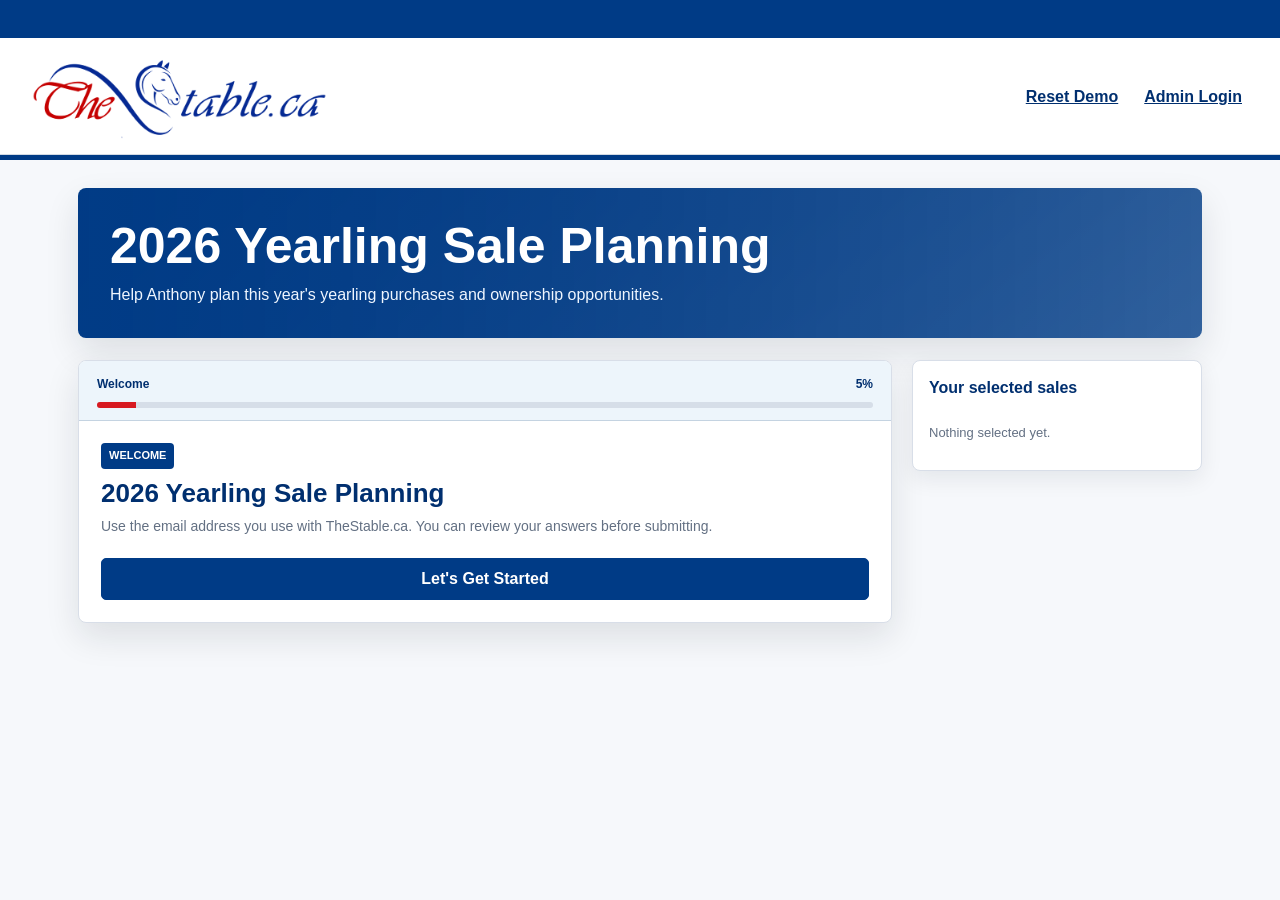
<file: prototype/index.html>
<!doctype html>
<html lang="en">
<head>
  <meta charset="utf-8">
  <meta name="viewport" content="width=device-width, initial-scale=1">
  <title>TheStable.ca 2026 Yearling Sale Planning</title>
  <link rel="stylesheet" href="styles.css?v=2">
</head>
<body>
  <header class="site-header">
    <div class="top-strip"></div>
    <div class="brand-bar">
      <img src="../assets/thestable-logo-official.png" alt="TheStable.ca" class="logo">
      <div class="nav-actions">
        <button class="text-link" id="resetLink" type="button">Reset Demo</button>
        <button class="text-link" id="adminLink" type="button">Admin Login</button>
        <button class="text-link hidden" id="ownerLink" type="button">Owner Intake</button>
      </div>
    </div>
  </header>

  <main id="app" class="app-shell"></main>

  <script src="app.js?v=3"></script>
</body>
</html>
</file>
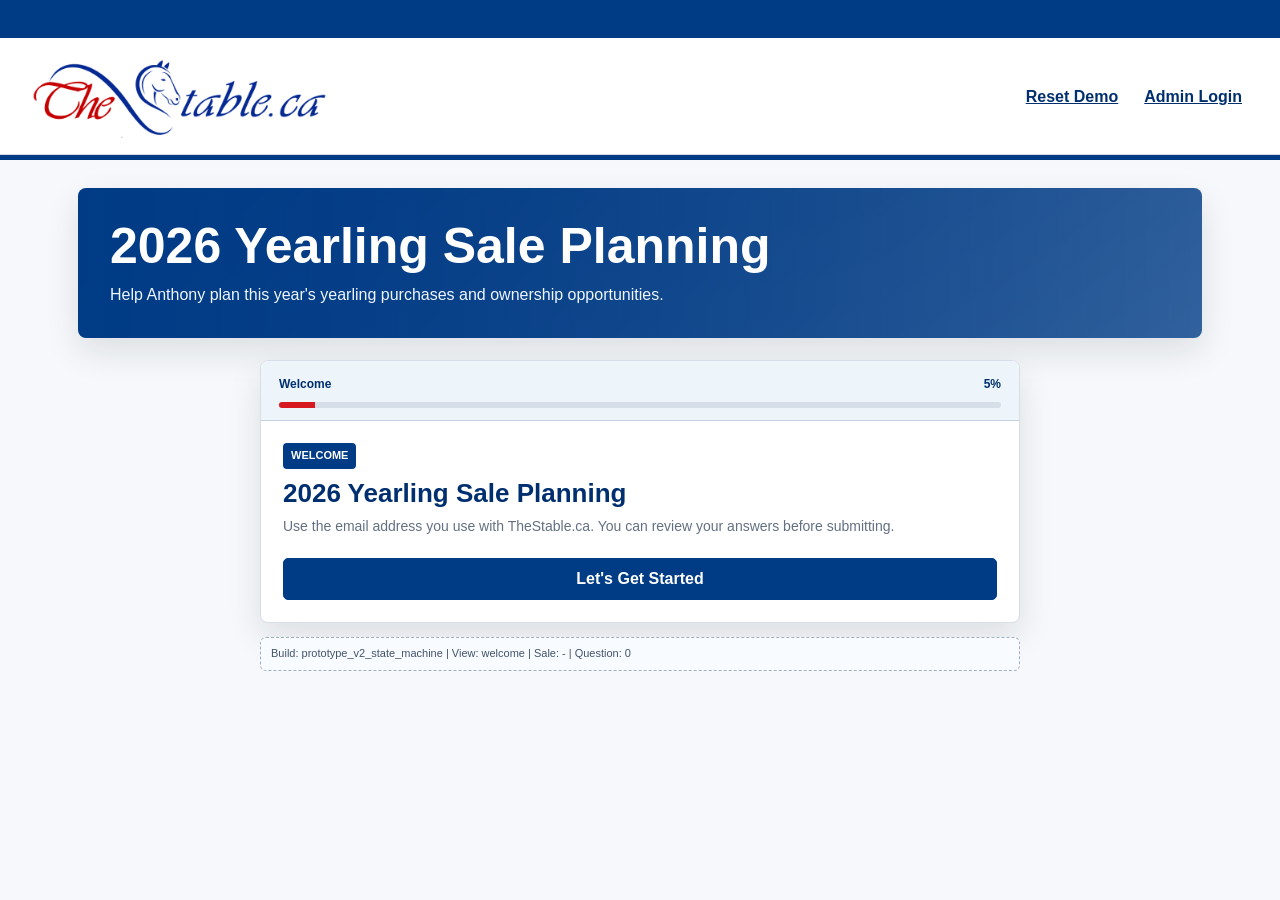
<file: prototype_v2/index.html>
<!doctype html>
<html lang="en">
<head>
  <meta charset="utf-8">
  <meta name="viewport" content="width=device-width, initial-scale=1">
  <title>TheStable.ca 2026 Yearling Sale Planning - Prototype V2</title>
  <link rel="stylesheet" href="styles.css?v=20260828-flowv2">
</head>
<body>
  <header class="site-header">
    <div class="top-strip"></div>
    <div class="brand-bar">
      <img src="../assets/thestable-logo-official.png" alt="TheStable.ca" class="logo">
      <div class="nav-actions">
        <button class="text-link" id="resetLink" type="button">Reset Demo</button>
        <button class="text-link" id="adminLink" type="button">Admin Login</button>
        <button class="text-link hidden" id="ownerLink" type="button">Owner Intake</button>
      </div>
    </div>
  </header>

  <main id="app" class="app-shell"></main>

  <script src="app.js?v=20260828-flowv4-global-eligibility"></script>
</body>
</html>
</file>
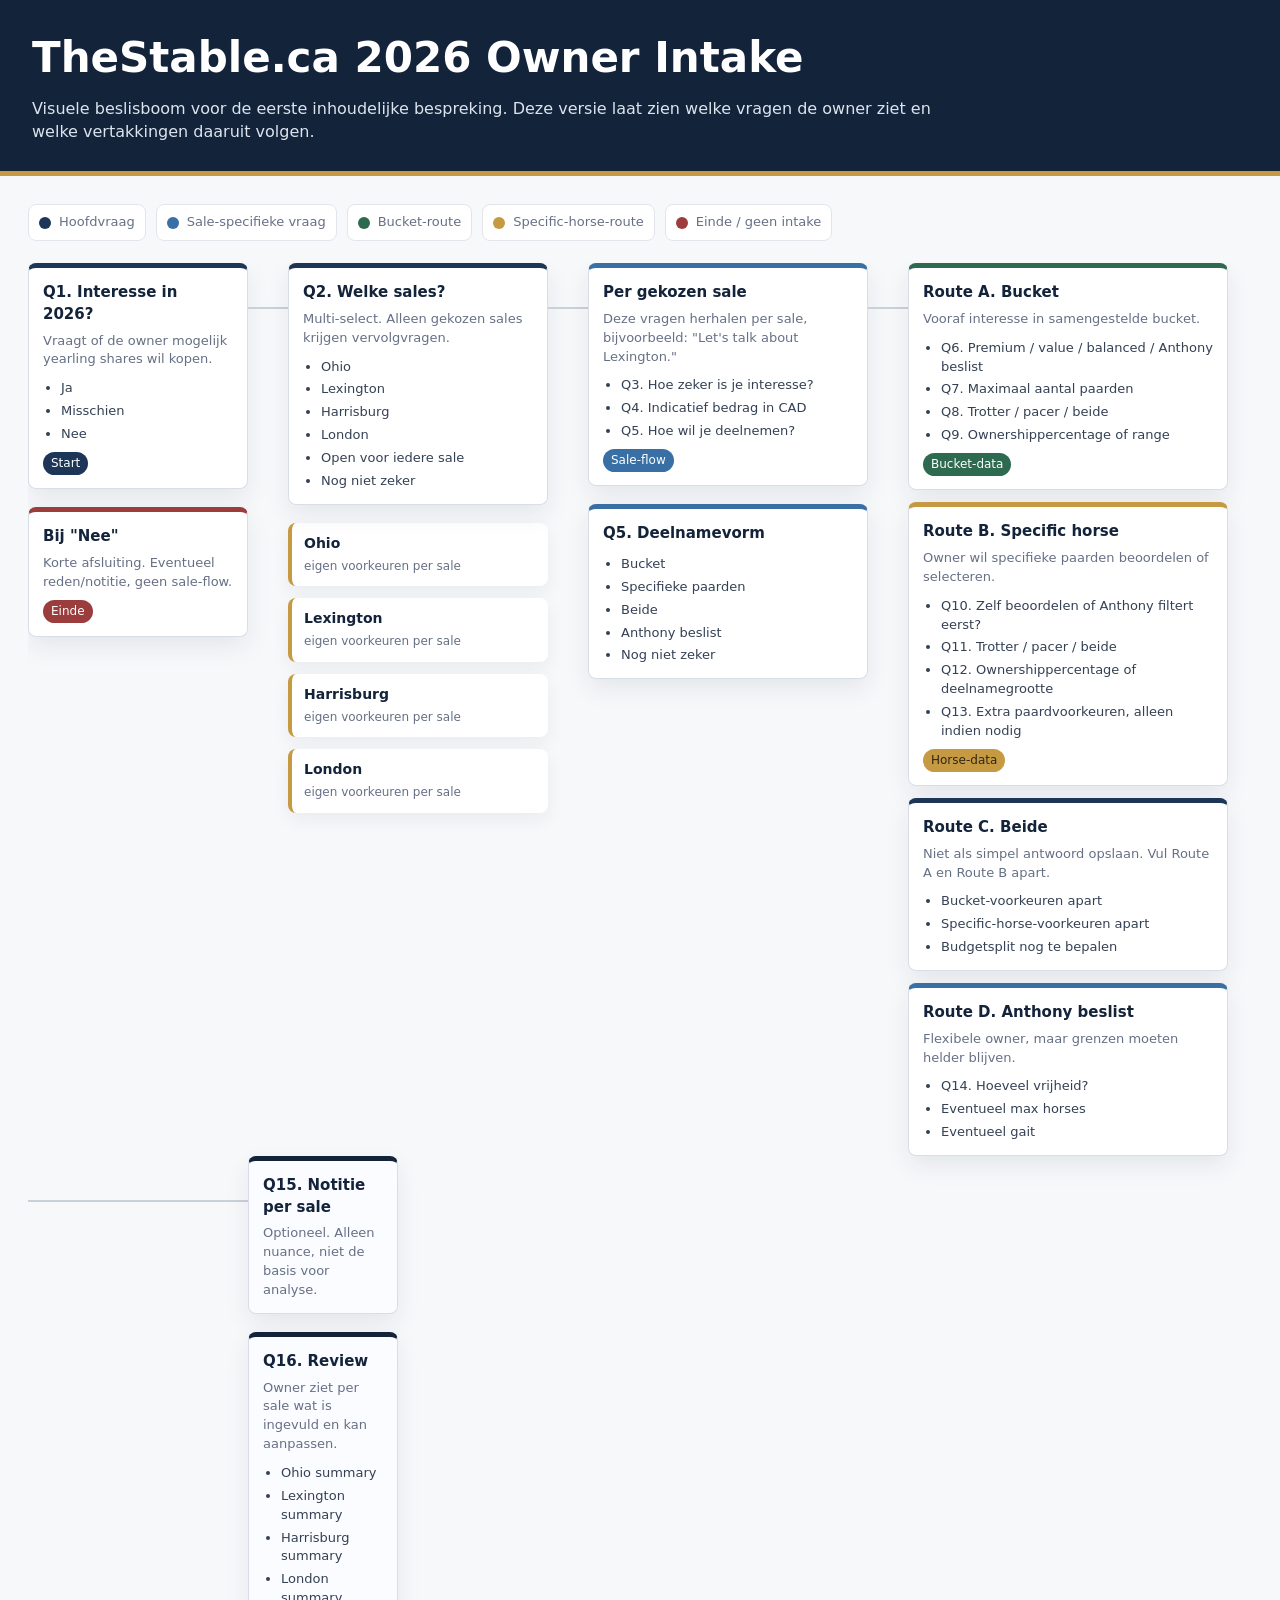
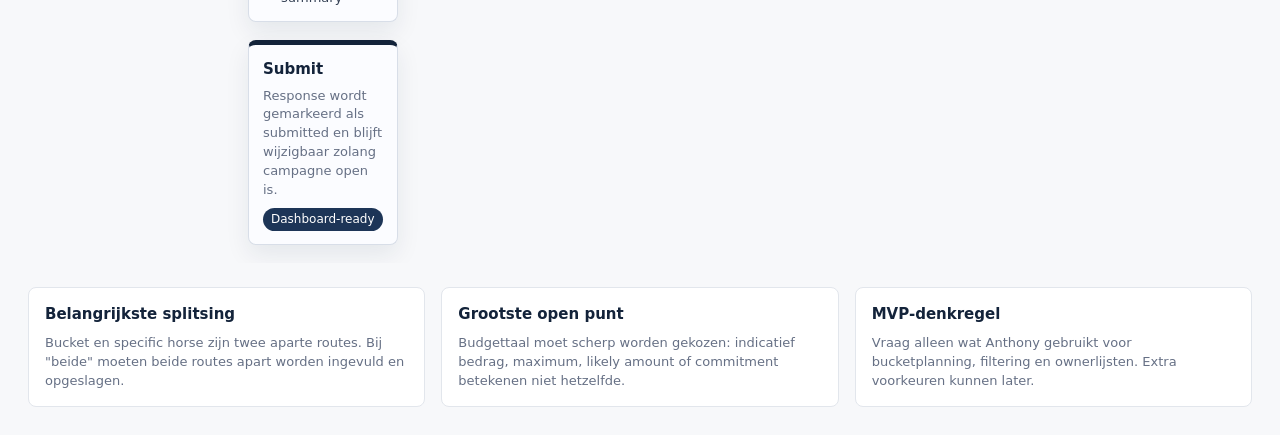
<file: Beslisboom_Visueel.html>
<!doctype html>
<html lang="nl">
<head>
  <meta charset="utf-8">
  <meta name="viewport" content="width=device-width, initial-scale=1">
  <title>TheStable.ca - Visuele Beslisboom Owner Intake</title>
  <style>
    :root {
      --navy: #13233a;
      --navy-2: #1d3557;
      --gold: #c69a43;
      --green: #2d6a4f;
      --blue: #386fa4;
      --red: #9b3d3d;
      --ink: #1f2933;
      --muted: #667085;
      --line: #c8d0da;
      --bg: #f7f8fa;
      --panel: #ffffff;
    }

    * {
      box-sizing: border-box;
    }

    body {
      margin: 0;
      color: var(--ink);
      background: var(--bg);
      font-family: Inter, ui-sans-serif, system-ui, -apple-system, BlinkMacSystemFont, "Segoe UI", sans-serif;
      line-height: 1.45;
    }

    header {
      background: var(--navy);
      color: #fff;
      padding: 28px 32px;
      border-bottom: 5px solid var(--gold);
    }

    header h1 {
      margin: 0;
      font-size: clamp(24px, 4vw, 42px);
      letter-spacing: 0;
    }

    header p {
      max-width: 900px;
      margin: 8px 0 0;
      color: #dce4ee;
      font-size: 16px;
    }

    main {
      padding: 28px;
    }

    .legend {
      display: flex;
      flex-wrap: wrap;
      gap: 10px;
      margin: 0 0 22px;
    }

    .legend span {
      display: inline-flex;
      align-items: center;
      gap: 8px;
      font-size: 13px;
      color: var(--muted);
      background: #fff;
      border: 1px solid #e2e6ec;
      border-radius: 8px;
      padding: 8px 10px;
    }

    .dot {
      width: 12px;
      height: 12px;
      border-radius: 50%;
      display: inline-block;
    }

    .dot.question { background: var(--navy-2); }
    .dot.branch { background: var(--blue); }
    .dot.bucket { background: var(--green); }
    .dot.specific { background: var(--gold); }
    .dot.stop { background: var(--red); }

    .canvas {
      overflow-x: auto;
      padding-bottom: 18px;
    }

    .flow {
      min-width: 1120px;
      display: grid;
      grid-template-columns: 220px 40px 260px 40px 280px 40px 320px;
      gap: 0;
      align-items: start;
    }

    .stage {
      display: grid;
      gap: 18px;
    }

    .connector {
      position: relative;
      min-height: 100%;
    }

    .connector::before {
      content: "";
      position: absolute;
      top: 44px;
      left: 50%;
      width: 100%;
      border-top: 2px solid var(--line);
      transform: translateX(-50%);
    }

    .node {
      position: relative;
      background: var(--panel);
      border: 1px solid #d8dee8;
      border-top: 5px solid var(--navy-2);
      border-radius: 8px;
      padding: 14px 14px 13px;
      box-shadow: 0 10px 24px rgba(18, 35, 58, 0.08);
    }

    .node h2,
    .node h3 {
      margin: 0;
      font-size: 15px;
      letter-spacing: 0;
      color: var(--navy);
    }

    .node p {
      margin: 6px 0 0;
      color: var(--muted);
      font-size: 13px;
    }

    .node ul {
      margin: 10px 0 0;
      padding-left: 18px;
      color: #344054;
      font-size: 13px;
    }

    .node li + li {
      margin-top: 4px;
    }

    .branch-node {
      border-top-color: var(--blue);
    }

    .bucket-node {
      border-top-color: var(--green);
    }

    .specific-node {
      border-top-color: var(--gold);
    }

    .stop-node {
      border-top-color: var(--red);
    }

    .review-node {
      border-top-color: var(--navy);
      background: #fbfcff;
    }

    .path-label {
      display: inline-block;
      margin-top: 8px;
      padding: 3px 8px;
      color: #fff;
      background: var(--navy-2);
      border-radius: 999px;
      font-size: 12px;
      white-space: nowrap;
    }

    .path-label.blue { background: var(--blue); }
    .path-label.green { background: var(--green); }
    .path-label.gold { background: var(--gold); color: #2f2613; }
    .path-label.red { background: var(--red); }

    .sale-stack {
      display: grid;
      gap: 12px;
    }

    .sale {
      border-left: 4px solid var(--gold);
      padding: 10px 12px;
      background: #fff;
      border-radius: 8px;
      box-shadow: 0 7px 18px rgba(18, 35, 58, 0.06);
    }

    .sale strong {
      display: block;
      color: var(--navy);
      font-size: 14px;
    }

    .sale span {
      color: var(--muted);
      font-size: 12px;
    }

    .routes {
      display: grid;
      gap: 12px;
    }

    .route-grid {
      display: grid;
      grid-template-columns: 1fr;
      gap: 14px;
    }

    .route-title {
      color: var(--navy);
      font-size: 16px;
      margin: 10px 0 2px;
    }

    .mini {
      border: 1px solid #e0e5ee;
      border-radius: 8px;
      padding: 10px;
      background: #fff;
    }

    .mini h4 {
      margin: 0;
      color: var(--navy);
      font-size: 13px;
    }

    .mini p {
      margin: 5px 0 0;
      color: var(--muted);
      font-size: 12px;
    }

    .notes {
      margin-top: 24px;
      display: grid;
      grid-template-columns: repeat(3, minmax(0, 1fr));
      gap: 16px;
    }

    .note {
      background: #fff;
      border: 1px solid #e2e6ec;
      border-radius: 8px;
      padding: 16px;
    }

    .note h3 {
      margin: 0 0 8px;
      font-size: 15px;
      color: var(--navy);
    }

    .note p {
      margin: 0;
      color: var(--muted);
      font-size: 13px;
    }

    @media (max-width: 900px) {
      main {
        padding: 18px;
      }

      .notes {
        grid-template-columns: 1fr;
      }
    }

    @media print {
      body {
        background: #fff;
      }

      main {
        padding: 16px;
      }

      .canvas {
        overflow: visible;
      }

      .flow {
        transform: scale(0.74);
        transform-origin: top left;
      }
    }
  </style>
</head>
<body>
  <header>
    <h1>TheStable.ca 2026 Owner Intake</h1>
    <p>Visuele beslisboom voor de eerste inhoudelijke bespreking. Deze versie laat zien welke vragen de owner ziet en welke vertakkingen daaruit volgen.</p>
  </header>

  <main>
    <div class="legend" aria-label="Legenda">
      <span><i class="dot question"></i>Hoofdvraag</span>
      <span><i class="dot branch"></i>Sale-specifieke vraag</span>
      <span><i class="dot bucket"></i>Bucket-route</span>
      <span><i class="dot specific"></i>Specific-horse-route</span>
      <span><i class="dot stop"></i>Einde / geen intake</span>
    </div>

    <section class="canvas" aria-label="Visuele beslisboom">
      <div class="flow">
        <div class="stage">
          <article class="node">
            <h2>Q1. Interesse in 2026?</h2>
            <p>Vraagt of de owner mogelijk yearling shares wil kopen.</p>
            <ul>
              <li>Ja</li>
              <li>Misschien</li>
              <li>Nee</li>
            </ul>
            <span class="path-label">Start</span>
          </article>

          <article class="node stop-node">
            <h3>Bij "Nee"</h3>
            <p>Korte afsluiting. Eventueel reden/notitie, geen sale-flow.</p>
            <span class="path-label red">Einde</span>
          </article>
        </div>

        <div class="connector"></div>

        <div class="stage">
          <article class="node">
            <h2>Q2. Welke sales?</h2>
            <p>Multi-select. Alleen gekozen sales krijgen vervolgvragen.</p>
            <ul>
              <li>Ohio</li>
              <li>Lexington</li>
              <li>Harrisburg</li>
              <li>London</li>
              <li>Open voor iedere sale</li>
              <li>Nog niet zeker</li>
            </ul>
          </article>

          <div class="sale-stack">
            <div class="sale">
              <strong>Ohio</strong>
              <span>eigen voorkeuren per sale</span>
            </div>
            <div class="sale">
              <strong>Lexington</strong>
              <span>eigen voorkeuren per sale</span>
            </div>
            <div class="sale">
              <strong>Harrisburg</strong>
              <span>eigen voorkeuren per sale</span>
            </div>
            <div class="sale">
              <strong>London</strong>
              <span>eigen voorkeuren per sale</span>
            </div>
          </div>
        </div>

        <div class="connector"></div>

        <div class="stage">
          <article class="node branch-node">
            <h2>Per gekozen sale</h2>
            <p>Deze vragen herhalen per sale, bijvoorbeeld: "Let's talk about Lexington."</p>
            <ul>
              <li>Q3. Hoe zeker is je interesse?</li>
              <li>Q4. Indicatief bedrag in CAD</li>
              <li>Q5. Hoe wil je deelnemen?</li>
            </ul>
            <span class="path-label blue">Sale-flow</span>
          </article>

          <article class="node branch-node">
            <h3>Q5. Deelnamevorm</h3>
            <ul>
              <li>Bucket</li>
              <li>Specifieke paarden</li>
              <li>Beide</li>
              <li>Anthony beslist</li>
              <li>Nog niet zeker</li>
            </ul>
          </article>
        </div>

        <div class="connector"></div>

        <div class="stage routes">
          <article class="node bucket-node">
            <h2>Route A. Bucket</h2>
            <p>Vooraf interesse in samengestelde bucket.</p>
            <ul>
              <li>Q6. Premium / value / balanced / Anthony beslist</li>
              <li>Q7. Maximaal aantal paarden</li>
              <li>Q8. Trotter / pacer / beide</li>
              <li>Q9. Ownershippercentage of range</li>
            </ul>
            <span class="path-label green">Bucket-data</span>
          </article>

          <article class="node specific-node">
            <h2>Route B. Specific horse</h2>
            <p>Owner wil specifieke paarden beoordelen of selecteren.</p>
            <ul>
              <li>Q10. Zelf beoordelen of Anthony filtert eerst?</li>
              <li>Q11. Trotter / pacer / beide</li>
              <li>Q12. Ownershippercentage of deelnamegrootte</li>
              <li>Q13. Extra paardvoorkeuren, alleen indien nodig</li>
            </ul>
            <span class="path-label gold">Horse-data</span>
          </article>

          <article class="node">
            <h2>Route C. Beide</h2>
            <p>Niet als simpel antwoord opslaan. Vul Route A en Route B apart.</p>
            <ul>
              <li>Bucket-voorkeuren apart</li>
              <li>Specific-horse-voorkeuren apart</li>
              <li>Budgetsplit nog te bepalen</li>
            </ul>
          </article>

          <article class="node branch-node">
            <h2>Route D. Anthony beslist</h2>
            <p>Flexibele owner, maar grenzen moeten helder blijven.</p>
            <ul>
              <li>Q14. Hoeveel vrijheid?</li>
              <li>Eventueel max horses</li>
              <li>Eventueel gait</li>
            </ul>
          </article>
        </div>

        <div class="connector"></div>

        <div class="stage">
          <article class="node review-node">
            <h2>Q15. Notitie per sale</h2>
            <p>Optioneel. Alleen nuance, niet de basis voor analyse.</p>
          </article>

          <article class="node review-node">
            <h2>Q16. Review</h2>
            <p>Owner ziet per sale wat is ingevuld en kan aanpassen.</p>
            <ul>
              <li>Ohio summary</li>
              <li>Lexington summary</li>
              <li>Harrisburg summary</li>
              <li>London summary</li>
            </ul>
          </article>

          <article class="node review-node">
            <h2>Submit</h2>
            <p>Response wordt gemarkeerd als submitted en blijft wijzigbaar zolang campagne open is.</p>
            <span class="path-label">Dashboard-ready</span>
          </article>
        </div>
      </div>
    </section>

    <section class="notes" aria-label="Belangrijke ontwerpnotities">
      <article class="note">
        <h3>Belangrijkste splitsing</h3>
        <p>Bucket en specific horse zijn twee aparte routes. Bij "beide" moeten beide routes apart worden ingevuld en opgeslagen.</p>
      </article>
      <article class="note">
        <h3>Grootste open punt</h3>
        <p>Budgettaal moet scherp worden gekozen: indicatief bedrag, maximum, likely amount of commitment betekenen niet hetzelfde.</p>
      </article>
      <article class="note">
        <h3>MVP-denkregel</h3>
        <p>Vraag alleen wat Anthony gebruikt voor bucketplanning, filtering en ownerlijsten. Extra voorkeuren kunnen later.</p>
      </article>
    </section>
  </main>
</body>
</html>
</file>
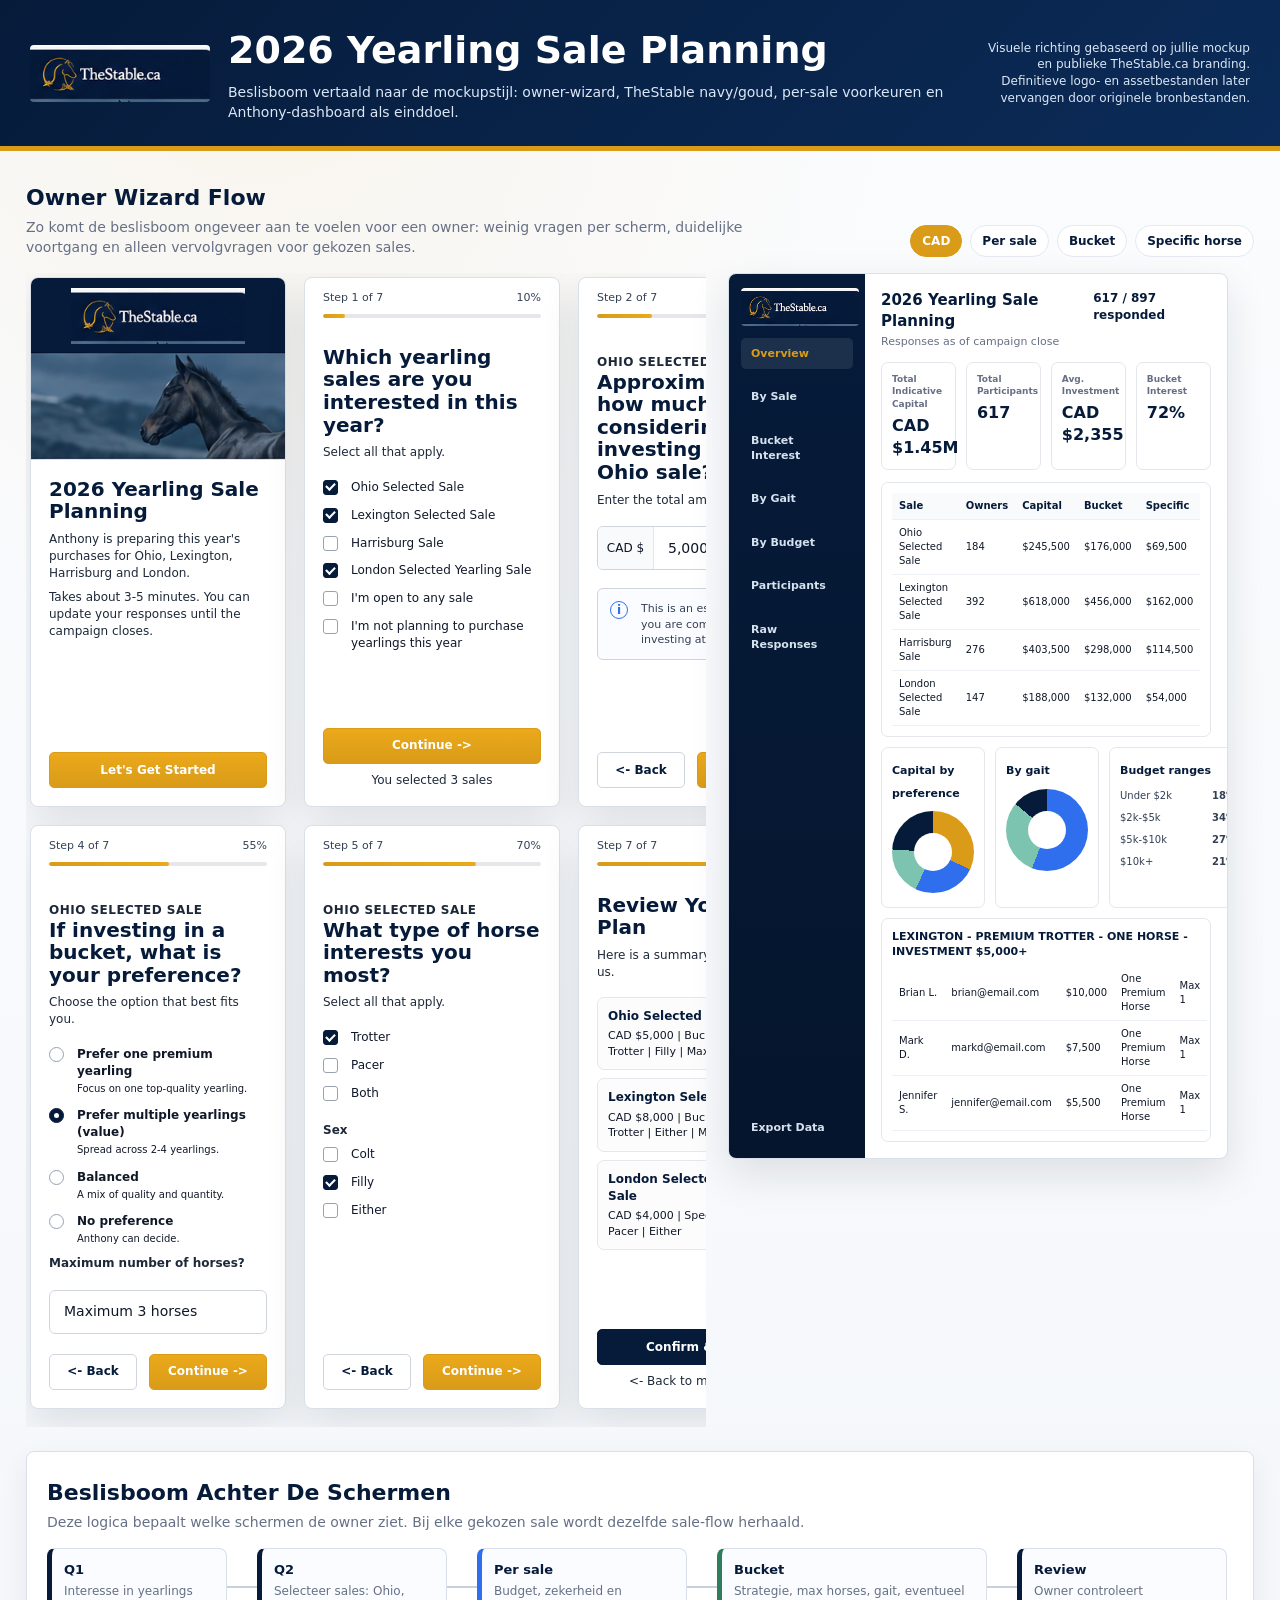
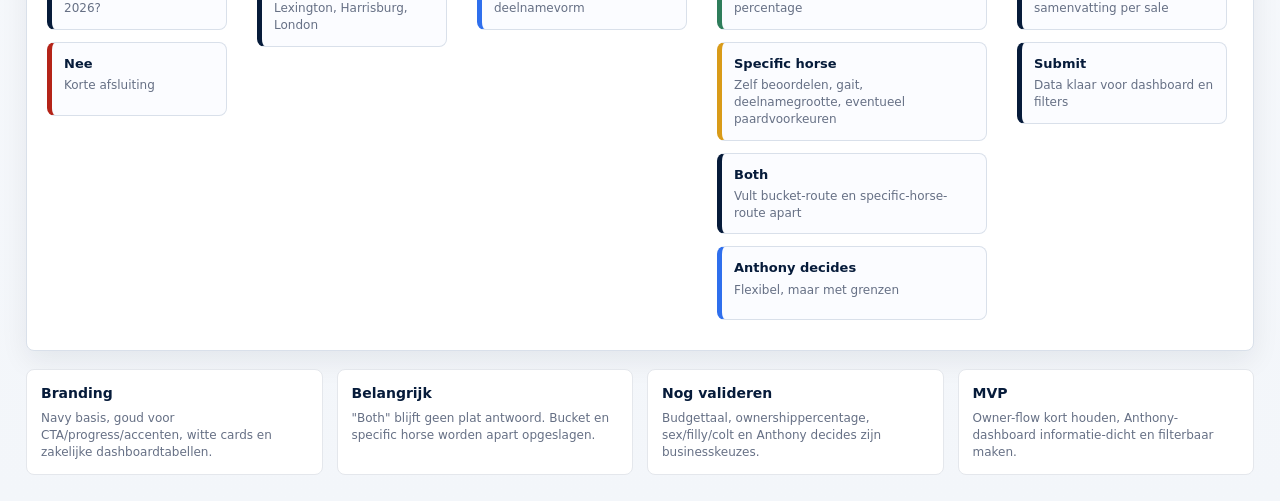
<file: Beslisboom_Visueel_Mockup.html>
<!doctype html>
<html lang="nl">
<head>
  <meta charset="utf-8">
  <meta name="viewport" content="width=device-width, initial-scale=1">
  <title>TheStable.ca - Beslisboom in Mockupstijl</title>
  <style>
    :root {
      --navy: #061b3a;
      --navy-2: #0b2b58;
      --navy-3: #102f5e;
      --gold: #d99b18;
      --gold-2: #eba91b;
      --ink: #101828;
      --muted: #667085;
      --soft: #f5f7fb;
      --line: #d9e0ea;
      --panel: #ffffff;
      --blue: #2f6fed;
      --green: #2e7d5b;
      --amber: #b87503;
      --shadow: 0 16px 40px rgba(16, 24, 40, 0.11);
    }

    * {
      box-sizing: border-box;
    }

    body {
      margin: 0;
      color: var(--ink);
      background:
        radial-gradient(circle at 20% 0%, rgba(217, 155, 24, 0.08), transparent 28%),
        linear-gradient(180deg, #fbfcfe 0%, #f3f6fa 100%);
      font-family: Inter, ui-sans-serif, system-ui, -apple-system, BlinkMacSystemFont, "Segoe UI", sans-serif;
      line-height: 1.4;
    }

    header {
      display: flex;
      justify-content: space-between;
      gap: 24px;
      padding: 24px 30px;
      color: #fff;
      background: linear-gradient(135deg, var(--navy) 0%, var(--navy-2) 100%);
      border-bottom: 5px solid var(--gold);
    }

    .brand {
      display: flex;
      align-items: center;
      gap: 18px;
      min-width: 0;
    }

    .brand img {
      width: 180px;
      height: auto;
      display: block;
      border-radius: 4px;
    }

    .brand-copy h1 {
      margin: 0;
      font-size: clamp(23px, 3vw, 38px);
      letter-spacing: 0;
    }

    .brand-copy p {
      max-width: 780px;
      margin: 6px 0 0;
      color: #dbe7f5;
      font-size: 14px;
    }

    .source-note {
      align-self: center;
      max-width: 280px;
      color: #dbe7f5;
      font-size: 12px;
      text-align: right;
    }

    main {
      padding: 26px;
    }

    .section-title {
      display: flex;
      align-items: end;
      justify-content: space-between;
      gap: 18px;
      margin: 6px 0 16px;
    }

    .section-title h2 {
      margin: 0;
      color: var(--navy);
      font-size: 22px;
      letter-spacing: 0;
    }

    .section-title p {
      max-width: 760px;
      margin: 4px 0 0;
      color: var(--muted);
      font-size: 14px;
    }

    .pills {
      display: flex;
      flex-wrap: wrap;
      gap: 8px;
    }

    .pill {
      border: 1px solid #e4e9f2;
      border-radius: 999px;
      background: #fff;
      color: var(--navy);
      font-size: 12px;
      font-weight: 700;
      padding: 7px 11px;
      white-space: nowrap;
    }

    .pill.gold {
      color: #fff;
      background: var(--gold);
      border-color: var(--gold);
    }

    .board {
      display: grid;
      grid-template-columns: minmax(680px, 1.05fr) minmax(480px, 0.95fr);
      gap: 22px;
      align-items: start;
    }

    .phones {
      overflow-x: auto;
      padding: 4px 4px 18px;
    }

    .phone-row {
      display: grid;
      grid-template-columns: repeat(4, 256px);
      gap: 18px;
      min-width: 1078px;
    }

    .phone-card {
      min-height: 470px;
      background: #fff;
      border: 1px solid var(--line);
      border-radius: 8px;
      box-shadow: var(--shadow);
      overflow: hidden;
      display: flex;
      flex-direction: column;
    }

    .phone-header {
      padding: 12px 18px 10px;
    }

    .progress-meta {
      display: flex;
      justify-content: space-between;
      color: #344054;
      font-size: 11px;
      margin-bottom: 8px;
    }

    .progress {
      width: 100%;
      height: 4px;
      background: #e5e7eb;
      border-radius: 999px;
      overflow: hidden;
    }

    .progress span {
      display: block;
      height: 100%;
      border-radius: 999px;
      background: linear-gradient(90deg, var(--gold), var(--gold-2));
    }

    .welcome-top {
      background: var(--navy);
    }

    .welcome-logo {
      width: 174px;
      margin: 10px auto 8px;
      display: block;
    }

    .horse-banner {
      width: 100%;
      height: 108px;
      object-fit: cover;
      display: block;
    }

    .phone-body {
      padding: 18px;
      flex: 1;
      display: flex;
      flex-direction: column;
    }

    .eyebrow {
      margin: 0 0 10px;
      color: var(--amber);
      font-size: 11px;
      font-weight: 800;
      text-transform: uppercase;
      letter-spacing: 0.04em;
    }

    .phone-body h3 {
      margin: 0;
      color: var(--navy);
      font-size: 20px;
      line-height: 1.13;
      letter-spacing: 0;
    }

    .phone-body p {
      margin: 8px 0 0;
      color: #1d2939;
      font-size: 12px;
    }

    .microcopy {
      color: var(--muted);
      font-size: 11px;
    }

    .check-list,
    .radio-list {
      display: grid;
      gap: 11px;
      margin-top: 18px;
    }

    .option {
      display: grid;
      grid-template-columns: 18px 1fr;
      gap: 10px;
      align-items: start;
      font-size: 12px;
      color: #101828;
    }

    .box,
    .radio {
      width: 15px;
      height: 15px;
      border: 1px solid #98a2b3;
      margin-top: 1px;
      display: inline-grid;
      place-items: center;
      color: #fff;
      font-size: 11px;
      line-height: 1;
    }

    .box {
      border-radius: 3px;
    }

    .radio {
      border-radius: 50%;
    }

    .checked {
      background: var(--navy);
      border-color: var(--navy);
    }

    .checked::after {
      content: "";
      width: 5px;
      height: 5px;
      background: #fff;
      border-radius: 50%;
    }

    .box.checked::after {
      content: "";
      width: 7px;
      height: 4px;
      border-left: 2px solid #fff;
      border-bottom: 2px solid #fff;
      background: transparent;
      border-radius: 0;
      transform: rotate(-45deg) translate(1px, -1px);
    }

    .field {
      display: flex;
      align-items: center;
      min-height: 44px;
      margin-top: 18px;
      border: 1px solid #d0d5dd;
      border-radius: 6px;
      overflow: hidden;
      background: #fff;
    }

    .prefix {
      align-self: stretch;
      display: grid;
      place-items: center;
      width: 56px;
      background: #f8fafc;
      border-right: 1px solid #e4e7ec;
      font-size: 12px;
    }

    .value {
      padding: 0 14px;
      color: #101828;
      font-size: 14px;
    }

    .info {
      display: grid;
      grid-template-columns: 22px 1fr;
      gap: 9px;
      margin-top: 18px;
      padding: 12px;
      border: 1px solid #d0d5dd;
      border-radius: 6px;
      background: #fbfcff;
      color: #344054;
      font-size: 11px;
    }

    .info b {
      display: grid;
      place-items: center;
      width: 18px;
      height: 18px;
      color: var(--blue);
      border: 1px solid var(--blue);
      border-radius: 50%;
      font-size: 12px;
    }

    .summary-list {
      display: grid;
      gap: 8px;
      margin-top: 16px;
    }

    .summary-item {
      border: 1px solid #e4e7ec;
      border-radius: 7px;
      padding: 10px;
      font-size: 11px;
      background: #fcfcfd;
    }

    .summary-item strong {
      display: block;
      color: var(--navy);
      font-size: 12px;
      margin-bottom: 4px;
    }

    .button-row {
      display: grid;
      grid-template-columns: 88px 1fr;
      gap: 12px;
      margin-top: auto;
      padding-top: 20px;
    }

    .button-row.single {
      grid-template-columns: 1fr;
    }

    .btn {
      display: grid;
      place-items: center;
      min-height: 36px;
      border-radius: 5px;
      border: 1px solid #d0d5dd;
      font-size: 12px;
      font-weight: 700;
      text-align: center;
    }

    .btn.primary {
      color: #fff;
      border-color: var(--gold);
      background: linear-gradient(180deg, var(--gold-2), var(--gold));
    }

    .btn.navy {
      color: #fff;
      border-color: var(--navy);
      background: var(--navy);
    }

    .btn.secondary {
      color: var(--navy);
      background: #fff;
    }

    .decision-band {
      margin-top: 24px;
      padding: 20px;
      background: #fff;
      border: 1px solid var(--line);
      border-radius: 8px;
      box-shadow: 0 10px 28px rgba(16, 24, 40, 0.07);
    }

    .tree {
      overflow-x: auto;
      padding-bottom: 10px;
    }

    .tree-grid {
      min-width: 1050px;
      display: grid;
      grid-template-columns: 180px 30px 190px 30px 210px 30px 270px 30px 210px;
      align-items: start;
      gap: 0;
    }

    .tree-col {
      display: grid;
      gap: 12px;
    }

    .tree-line {
      position: relative;
      min-height: 86px;
    }

    .tree-line::before {
      content: "";
      position: absolute;
      top: 38px;
      left: 0;
      width: 100%;
      border-top: 2px solid #c7d0dd;
    }

    .tree-node {
      min-height: 74px;
      padding: 12px;
      background: #fbfcff;
      border: 1px solid #d9e0ea;
      border-left: 5px solid var(--navy);
      border-radius: 8px;
      font-size: 12px;
    }

    .tree-node strong {
      display: block;
      color: var(--navy);
      font-size: 13px;
      margin-bottom: 4px;
    }

    .tree-node span {
      color: var(--muted);
    }

    .tree-node.gold {
      border-left-color: var(--gold);
    }

    .tree-node.green {
      border-left-color: var(--green);
    }

    .tree-node.blue {
      border-left-color: var(--blue);
    }

    .tree-node.stop {
      border-left-color: #b42318;
    }

    .dashboard {
      background: #fff;
      border: 1px solid var(--line);
      border-radius: 8px;
      box-shadow: var(--shadow);
      overflow: hidden;
    }

    .dash-grid {
      display: grid;
      grid-template-columns: 136px 1fr;
      min-height: 570px;
    }

    .sidebar {
      color: #fff;
      background: linear-gradient(180deg, var(--navy), #05152d);
      padding: 14px 12px;
      display: flex;
      flex-direction: column;
      gap: 12px;
    }

    .sidebar img {
      width: 118px;
      border-radius: 4px;
    }

    .nav-item {
      padding: 8px 10px;
      border-radius: 5px;
      color: #d6e2f0;
      font-size: 11px;
      font-weight: 700;
    }

    .nav-item.active {
      color: var(--gold);
      background: rgba(255, 255, 255, 0.09);
    }

    .dash-main {
      padding: 16px;
      min-width: 0;
    }

    .dash-head {
      display: flex;
      justify-content: space-between;
      gap: 12px;
      align-items: start;
      margin-bottom: 12px;
    }

    .dash-head h3 {
      margin: 0;
      color: var(--navy);
      font-size: 15px;
    }

    .dash-head span {
      color: var(--navy);
      font-size: 12px;
      font-weight: 800;
    }

    .kpis {
      display: grid;
      grid-template-columns: repeat(4, minmax(0, 1fr));
      gap: 10px;
      margin-bottom: 12px;
    }

    .kpi,
    .dash-card {
      border: 1px solid #e4e7ec;
      border-radius: 7px;
      background: #fff;
      padding: 10px;
    }

    .kpi small {
      display: block;
      color: var(--muted);
      font-size: 9px;
      font-weight: 800;
    }

    .kpi strong {
      display: block;
      margin-top: 4px;
      color: var(--navy);
      font-size: 16px;
    }

    .table {
      width: 100%;
      border-collapse: collapse;
      font-size: 10px;
    }

    .table th,
    .table td {
      padding: 6px 7px;
      border-bottom: 1px solid #edf0f5;
      text-align: left;
    }

    .table th {
      color: var(--navy);
      background: #f8fafc;
      font-weight: 800;
    }

    .dash-lower {
      display: grid;
      grid-template-columns: 1fr 1fr 0.85fr;
      gap: 10px;
      margin-top: 10px;
    }

    .donut {
      width: 82px;
      height: 82px;
      margin: 8px auto 4px;
      border-radius: 50%;
      background: conic-gradient(var(--gold) 0 32%, var(--blue) 32% 57%, #7cc3b0 57% 76%, var(--navy) 76% 100%);
      position: relative;
    }

    .donut::after {
      content: "";
      position: absolute;
      inset: 22px;
      background: #fff;
      border-radius: 50%;
    }

    .bars {
      display: grid;
      gap: 8px;
      margin-top: 8px;
    }

    .bar {
      display: grid;
      grid-template-columns: 80px 1fr 32px;
      gap: 6px;
      align-items: center;
      font-size: 10px;
      color: #344054;
    }

    .track {
      height: 6px;
      background: #edf0f5;
      border-radius: 999px;
      overflow: hidden;
    }

    .track span {
      display: block;
      height: 100%;
      background: var(--gold);
    }

    .decision-notes {
      display: grid;
      grid-template-columns: repeat(4, minmax(0, 1fr));
      gap: 14px;
      margin-top: 18px;
    }

    .note {
      background: #fff;
      border: 1px solid #e4e7ec;
      border-radius: 8px;
      padding: 14px;
    }

    .note h3 {
      margin: 0 0 6px;
      color: var(--navy);
      font-size: 14px;
    }

    .note p {
      margin: 0;
      color: var(--muted);
      font-size: 12px;
    }

    @media (max-width: 1180px) {
      .board {
        grid-template-columns: 1fr;
      }

      .source-note {
        text-align: left;
      }
    }

    @media (max-width: 780px) {
      header {
        display: grid;
        padding: 20px;
      }

      .brand {
        align-items: flex-start;
        flex-direction: column;
      }

      main {
        padding: 18px;
      }

      .section-title {
        display: grid;
      }

      .decision-notes {
        grid-template-columns: 1fr;
      }

      .dash-grid {
        grid-template-columns: 1fr;
      }

      .sidebar {
        min-height: 120px;
      }

      .kpis,
      .dash-lower {
        grid-template-columns: 1fr 1fr;
      }
    }
  </style>
</head>
<body>
  <header>
    <div class="brand">
      <img src="assets/thestable-logo-from-mockup.png" alt="TheStable.ca logo">
      <div class="brand-copy">
        <h1>2026 Yearling Sale Planning</h1>
        <p>Beslisboom vertaald naar de mockupstijl: owner-wizard, TheStable navy/goud, per-sale voorkeuren en Anthony-dashboard als einddoel.</p>
      </div>
    </div>
    <div class="source-note">
      Visuele richting gebaseerd op jullie mockup en publieke TheStable.ca branding. Definitieve logo- en assetbestanden later vervangen door originele bronbestanden.
    </div>
  </header>

  <main>
    <div class="section-title">
      <div>
        <h2>Owner Wizard Flow</h2>
        <p>Zo komt de beslisboom ongeveer aan te voelen voor een owner: weinig vragen per scherm, duidelijke voortgang en alleen vervolgvragen voor gekozen sales.</p>
      </div>
      <div class="pills">
        <span class="pill gold">CAD</span>
        <span class="pill">Per sale</span>
        <span class="pill">Bucket</span>
        <span class="pill">Specific horse</span>
      </div>
    </div>

    <section class="board">
      <div class="phones" aria-label="Owner wizard screens">
        <div class="phone-row">
          <article class="phone-card">
            <div class="welcome-top">
              <img class="welcome-logo" src="assets/thestable-logo-from-mockup.png" alt="TheStable.ca logo">
              <img class="horse-banner" src="assets/welcome-horse-from-mockup.png" alt="Horse banner">
            </div>
            <div class="phone-body">
              <h3>2026 Yearling Sale Planning</h3>
              <p>Anthony is preparing this year's purchases for Ohio, Lexington, Harrisburg and London.</p>
              <p class="microcopy">Takes about 3-5 minutes. You can update your responses until the campaign closes.</p>
              <div class="button-row single">
                <span class="btn primary">Let's Get Started</span>
              </div>
            </div>
          </article>

          <article class="phone-card">
            <div class="phone-header">
              <div class="progress-meta"><span>Step 1 of 7</span><span>10%</span></div>
              <div class="progress"><span style="width: 10%"></span></div>
            </div>
            <div class="phone-body">
              <h3>Which yearling sales are you interested in this year?</h3>
              <p>Select all that apply.</p>
              <div class="check-list">
                <div class="option"><span class="box checked"></span><span>Ohio Selected Sale</span></div>
                <div class="option"><span class="box checked"></span><span>Lexington Selected Sale</span></div>
                <div class="option"><span class="box"></span><span>Harrisburg Sale</span></div>
                <div class="option"><span class="box checked"></span><span>London Selected Yearling Sale</span></div>
                <div class="option"><span class="box"></span><span>I'm open to any sale</span></div>
                <div class="option"><span class="box"></span><span>I'm not planning to purchase yearlings this year</span></div>
              </div>
              <div class="button-row single">
                <span class="btn primary">Continue -></span>
              </div>
              <p class="microcopy" style="text-align: center;">You selected 3 sales</p>
            </div>
          </article>

          <article class="phone-card">
            <div class="phone-header">
              <div class="progress-meta"><span>Step 2 of 7</span><span>25%</span></div>
              <div class="progress"><span style="width: 25%"></span></div>
            </div>
            <div class="phone-body">
              <p class="eyebrow">Ohio selected sale</p>
              <h3>Approximately how much are you considering investing at the Ohio sale?</h3>
              <p>Enter the total amount in CAD.</p>
              <div class="field">
                <span class="prefix">CAD $</span>
                <span class="value">5,000</span>
              </div>
              <div class="info">
                <b>i</b>
                <span>This is an estimated total you are comfortable investing at this sale.</span>
              </div>
              <div class="button-row">
                <span class="btn secondary"><- Back</span>
                <span class="btn primary">Continue -></span>
              </div>
            </div>
          </article>

          <article class="phone-card">
            <div class="phone-header">
              <div class="progress-meta"><span>Step 3 of 7</span><span>40%</span></div>
              <div class="progress"><span style="width: 40%"></span></div>
            </div>
            <div class="phone-body">
              <p class="eyebrow">Ohio selected sale</p>
              <h3>How would you like to participate at the Ohio sale?</h3>
              <p>Choose the option that best fits you.</p>
              <div class="radio-list">
                <div class="option"><span class="radio checked"></span><span><b>Participate in a bucket</b><br><small>Anthony will purchase within a bucket strategy.</small></span></div>
                <div class="option"><span class="radio"></span><span><b>Buy specific horse(s) only</b><br><small>I prefer to own shares in specific horses.</small></span></div>
                <div class="option"><span class="radio"></span><span><b>Both</b><br><small>I want bucket options and specific horses.</small></span></div>
                <div class="option"><span class="radio"></span><span><b>Not sure yet</b><br><small>Anthony can recommend the best option.</small></span></div>
              </div>
              <div class="button-row">
                <span class="btn secondary"><- Back</span>
                <span class="btn primary">Continue -></span>
              </div>
            </div>
          </article>

          <article class="phone-card">
            <div class="phone-header">
              <div class="progress-meta"><span>Step 4 of 7</span><span>55%</span></div>
              <div class="progress"><span style="width: 55%"></span></div>
            </div>
            <div class="phone-body">
              <p class="eyebrow">Ohio selected sale</p>
              <h3>If investing in a bucket, what is your preference?</h3>
              <p>Choose the option that best fits you.</p>
              <div class="radio-list">
                <div class="option"><span class="radio"></span><span><b>Prefer one premium yearling</b><br><small>Focus on one top-quality yearling.</small></span></div>
                <div class="option"><span class="radio checked"></span><span><b>Prefer multiple yearlings (value)</b><br><small>Spread across 2-4 yearlings.</small></span></div>
                <div class="option"><span class="radio"></span><span><b>Balanced</b><br><small>A mix of quality and quantity.</small></span></div>
                <div class="option"><span class="radio"></span><span><b>No preference</b><br><small>Anthony can decide.</small></span></div>
              </div>
              <p><b>Maximum number of horses?</b></p>
              <div class="field"><span class="value">Maximum 3 horses</span></div>
              <div class="button-row">
                <span class="btn secondary"><- Back</span>
                <span class="btn primary">Continue -></span>
              </div>
            </div>
          </article>

          <article class="phone-card">
            <div class="phone-header">
              <div class="progress-meta"><span>Step 5 of 7</span><span>70%</span></div>
              <div class="progress"><span style="width: 70%"></span></div>
            </div>
            <div class="phone-body">
              <p class="eyebrow">Ohio selected sale</p>
              <h3>What type of horse interests you most?</h3>
              <p>Select all that apply.</p>
              <div class="check-list">
                <div class="option"><span class="box checked"></span><span>Trotter</span></div>
                <div class="option"><span class="box"></span><span>Pacer</span></div>
                <div class="option"><span class="box"></span><span>Both</span></div>
              </div>
              <p style="margin-top: 20px;"><b>Sex</b></p>
              <div class="check-list" style="margin-top: 8px;">
                <div class="option"><span class="box"></span><span>Colt</span></div>
                <div class="option"><span class="box checked"></span><span>Filly</span></div>
                <div class="option"><span class="box"></span><span>Either</span></div>
              </div>
              <div class="button-row">
                <span class="btn secondary"><- Back</span>
                <span class="btn primary">Continue -></span>
              </div>
            </div>
          </article>

          <article class="phone-card">
            <div class="phone-header">
              <div class="progress-meta"><span>Step 7 of 7</span><span>100%</span></div>
              <div class="progress"><span style="width: 100%"></span></div>
            </div>
            <div class="phone-body">
              <h3>Review Your 2026 Plan</h3>
              <p>Here is a summary of what you told us.</p>
              <div class="summary-list">
                <div class="summary-item"><strong>Ohio Selected Sale</strong>CAD $5,000 | Bucket (Value)<br>Trotter | Filly | Max 3 horses</div>
                <div class="summary-item"><strong>Lexington Selected Sale</strong>CAD $8,000 | Bucket (Premium)<br>Trotter | Either | Max 1 horse</div>
                <div class="summary-item"><strong>London Selected Yearling Sale</strong>CAD $4,000 | Specific horse(s) only<br>Pacer | Either</div>
              </div>
              <div class="button-row single">
                <span class="btn navy">Confirm & Submit</span>
              </div>
              <p class="microcopy" style="text-align: center;"><- Back to make changes</p>
            </div>
          </article>

          <article class="phone-card">
            <div class="phone-body" style="align-items: center; text-align: center; justify-content: center;">
              <div style="width: 66px; height: 66px; border: 2px solid #98a2b3; border-radius: 50%; display: grid; place-items: center; color: #667085; font-size: 34px;">&#10003;</div>
              <h3 style="margin-top: 24px;">Thank You!</h3>
              <p>Your preferences have been submitted successfully.</p>
              <img src="assets/welcome-horse-from-mockup.png" alt="Horse" style="width: calc(100% + 36px); margin: 34px -18px 0; opacity: 0.5;">
              <div class="button-row single" style="width: 100%;">
                <span class="btn primary">Close</span>
              </div>
              <p class="microcopy">Use your original link to update your responses.</p>
            </div>
          </article>
        </div>
      </div>

      <aside class="dashboard" aria-label="Anthony dashboard preview">
        <div class="dash-grid">
          <nav class="sidebar">
            <img src="assets/thestable-logo-from-mockup.png" alt="TheStable.ca logo">
            <div class="nav-item active">Overview</div>
            <div class="nav-item">By Sale</div>
            <div class="nav-item">Bucket Interest</div>
            <div class="nav-item">By Gait</div>
            <div class="nav-item">By Budget</div>
            <div class="nav-item">Participants</div>
            <div class="nav-item">Raw Responses</div>
            <div class="nav-item" style="margin-top: auto;">Export Data</div>
          </nav>
          <div class="dash-main">
            <div class="dash-head">
              <div>
                <h3>2026 Yearling Sale Planning</h3>
                <p class="microcopy" style="margin: 2px 0 0;">Responses as of campaign close</p>
              </div>
              <span>617 / 897 responded</span>
            </div>
            <div class="kpis">
              <div class="kpi"><small>Total Indicative Capital</small><strong>CAD $1.45M</strong></div>
              <div class="kpi"><small>Total Participants</small><strong>617</strong></div>
              <div class="kpi"><small>Avg. Investment</small><strong>CAD $2,355</strong></div>
              <div class="kpi"><small>Bucket Interest</small><strong>72%</strong></div>
            </div>
            <div class="dash-card">
              <table class="table">
                <thead>
                  <tr>
                    <th>Sale</th>
                    <th>Owners</th>
                    <th>Capital</th>
                    <th>Bucket</th>
                    <th>Specific</th>
                  </tr>
                </thead>
                <tbody>
                  <tr><td>Ohio Selected Sale</td><td>184</td><td>$245,500</td><td>$176,000</td><td>$69,500</td></tr>
                  <tr><td>Lexington Selected Sale</td><td>392</td><td>$618,000</td><td>$456,000</td><td>$162,000</td></tr>
                  <tr><td>Harrisburg Sale</td><td>276</td><td>$403,500</td><td>$298,000</td><td>$114,500</td></tr>
                  <tr><td>London Selected Sale</td><td>147</td><td>$188,000</td><td>$132,000</td><td>$54,000</td></tr>
                </tbody>
              </table>
            </div>
            <div class="dash-lower">
              <div class="dash-card">
                <strong style="font-size: 11px; color: var(--navy);">Capital by preference</strong>
                <div class="donut"></div>
              </div>
              <div class="dash-card">
                <strong style="font-size: 11px; color: var(--navy);">By gait</strong>
                <div class="donut" style="background: conic-gradient(var(--blue) 0 56%, #7cc3b0 56% 86%, var(--navy) 86% 100%);"></div>
              </div>
              <div class="dash-card">
                <strong style="font-size: 11px; color: var(--navy);">Budget ranges</strong>
                <div class="bars">
                  <div class="bar"><span>Under $2k</span><div class="track"><span style="width: 18%"></span></div><b>18%</b></div>
                  <div class="bar"><span>$2k-$5k</span><div class="track"><span style="width: 34%"></span></div><b>34%</b></div>
                  <div class="bar"><span>$5k-$10k</span><div class="track"><span style="width: 27%"></span></div><b>27%</b></div>
                  <div class="bar"><span>$10k+</span><div class="track"><span style="width: 21%"></span></div><b>21%</b></div>
                </div>
              </div>
            </div>
            <div class="dash-card" style="margin-top: 10px;">
              <strong style="display: block; margin-bottom: 6px; color: var(--navy); font-size: 11px;">LEXINGTON - PREMIUM TROTTER - ONE HORSE - INVESTMENT $5,000+</strong>
              <table class="table">
                <tbody>
                  <tr><td>Brian L.</td><td>brian@email.com</td><td>$10,000</td><td>One Premium Horse</td><td>Max 1</td></tr>
                  <tr><td>Mark D.</td><td>markd@email.com</td><td>$7,500</td><td>One Premium Horse</td><td>Max 1</td></tr>
                  <tr><td>Jennifer S.</td><td>jennifer@email.com</td><td>$5,500</td><td>One Premium Horse</td><td>Max 1</td></tr>
                </tbody>
              </table>
            </div>
          </div>
        </div>
      </aside>
    </section>

    <section class="decision-band">
      <div class="section-title">
        <div>
          <h2>Beslisboom Achter De Schermen</h2>
          <p>Deze logica bepaalt welke schermen de owner ziet. Bij elke gekozen sale wordt dezelfde sale-flow herhaald.</p>
        </div>
      </div>
      <div class="tree">
        <div class="tree-grid">
          <div class="tree-col">
            <div class="tree-node"><strong>Q1</strong><span>Interesse in yearlings 2026?</span></div>
            <div class="tree-node stop"><strong>Nee</strong><span>Korte afsluiting</span></div>
          </div>
          <div class="tree-line"></div>
          <div class="tree-col">
            <div class="tree-node"><strong>Q2</strong><span>Selecteer sales: Ohio, Lexington, Harrisburg, London</span></div>
          </div>
          <div class="tree-line"></div>
          <div class="tree-col">
            <div class="tree-node blue"><strong>Per sale</strong><span>Budget, zekerheid en deelnamevorm</span></div>
          </div>
          <div class="tree-line"></div>
          <div class="tree-col">
            <div class="tree-node green"><strong>Bucket</strong><span>Strategie, max horses, gait, eventueel percentage</span></div>
            <div class="tree-node gold"><strong>Specific horse</strong><span>Zelf beoordelen, gait, deelnamegrootte, eventueel paardvoorkeuren</span></div>
            <div class="tree-node"><strong>Both</strong><span>Vult bucket-route en specific-horse-route apart</span></div>
            <div class="tree-node blue"><strong>Anthony decides</strong><span>Flexibel, maar met grenzen</span></div>
          </div>
          <div class="tree-line"></div>
          <div class="tree-col">
            <div class="tree-node"><strong>Review</strong><span>Owner controleert samenvatting per sale</span></div>
            <div class="tree-node"><strong>Submit</strong><span>Data klaar voor dashboard en filters</span></div>
          </div>
        </div>
      </div>
    </section>

    <section class="decision-notes">
      <article class="note">
        <h3>Branding</h3>
        <p>Navy basis, goud voor CTA/progress/accenten, witte cards en zakelijke dashboardtabellen.</p>
      </article>
      <article class="note">
        <h3>Belangrijk</h3>
        <p>"Both" blijft geen plat antwoord. Bucket en specific horse worden apart opgeslagen.</p>
      </article>
      <article class="note">
        <h3>Nog valideren</h3>
        <p>Budgettaal, ownershippercentage, sex/filly/colt en Anthony decides zijn businesskeuzes.</p>
      </article>
      <article class="note">
        <h3>MVP</h3>
        <p>Owner-flow kort houden, Anthony-dashboard informatie-dicht en filterbaar maken.</p>
      </article>
    </section>
  </main>
</body>
</html>
</file>
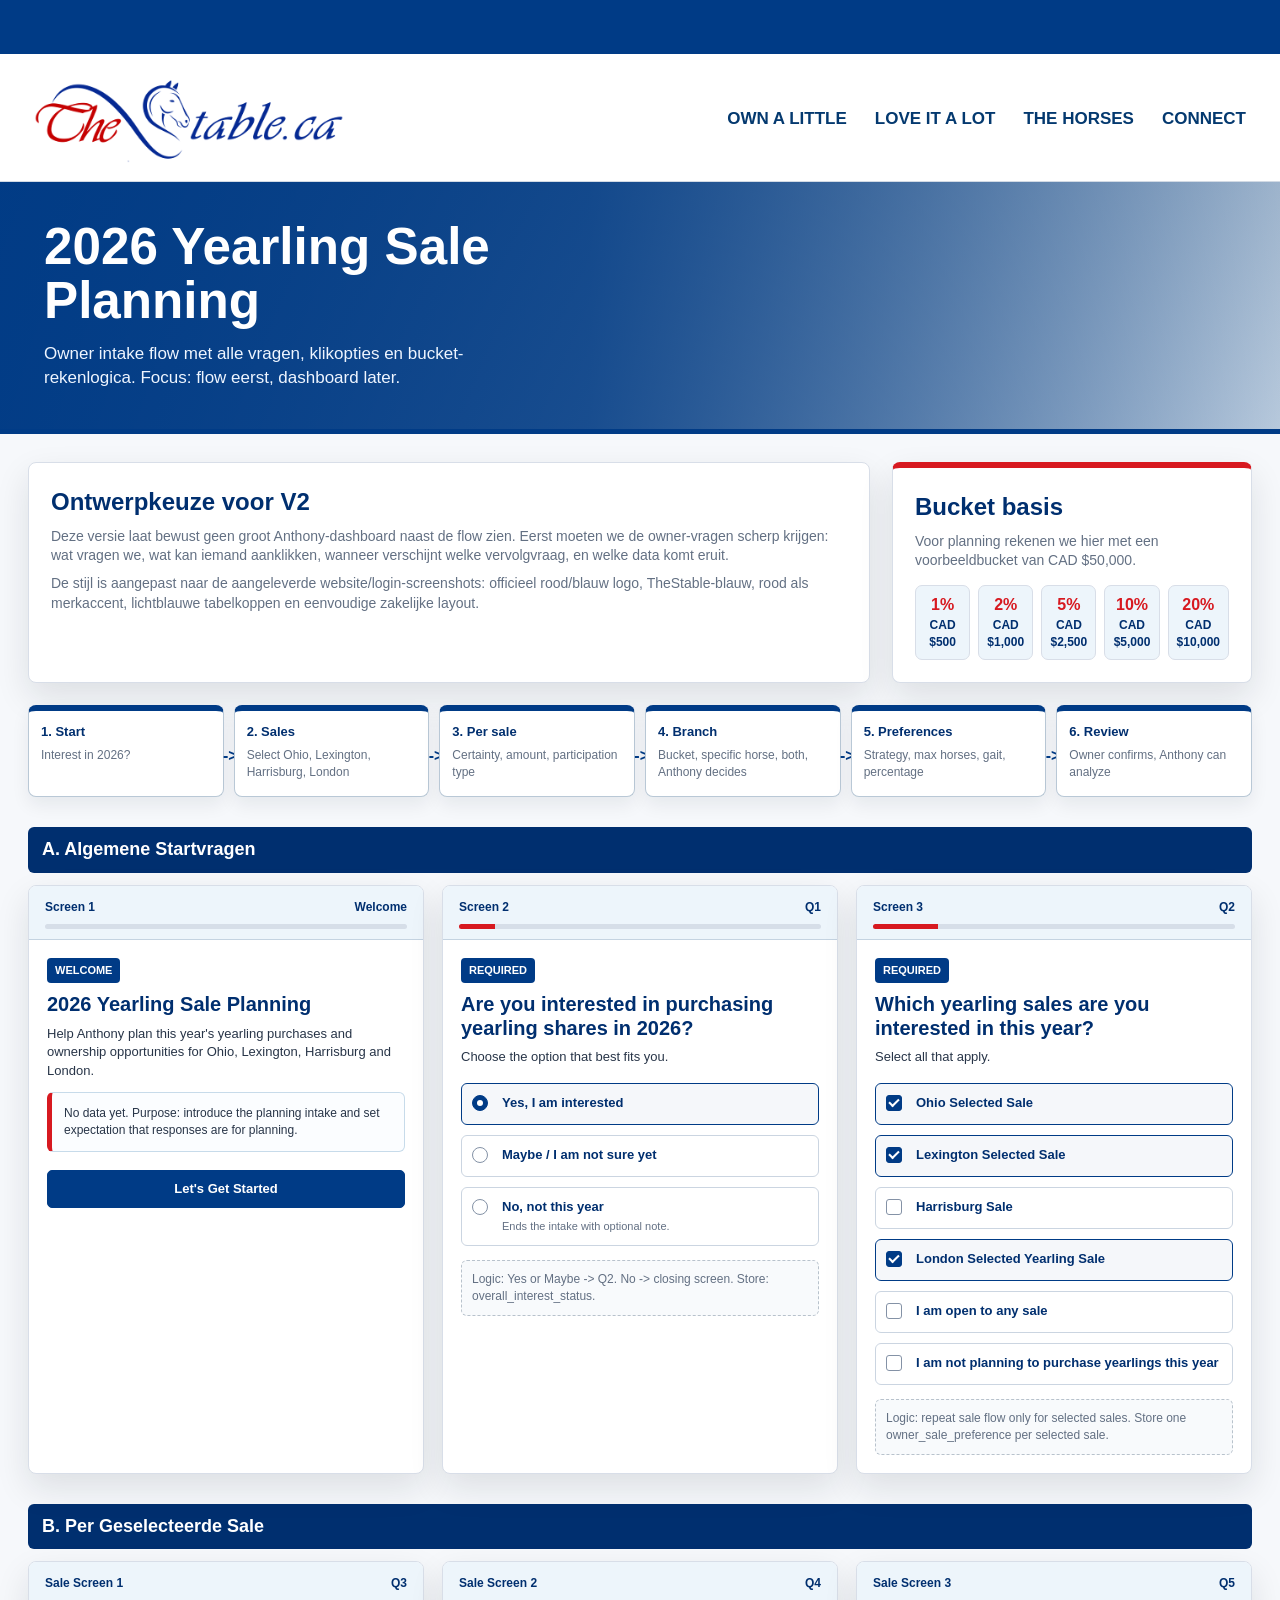
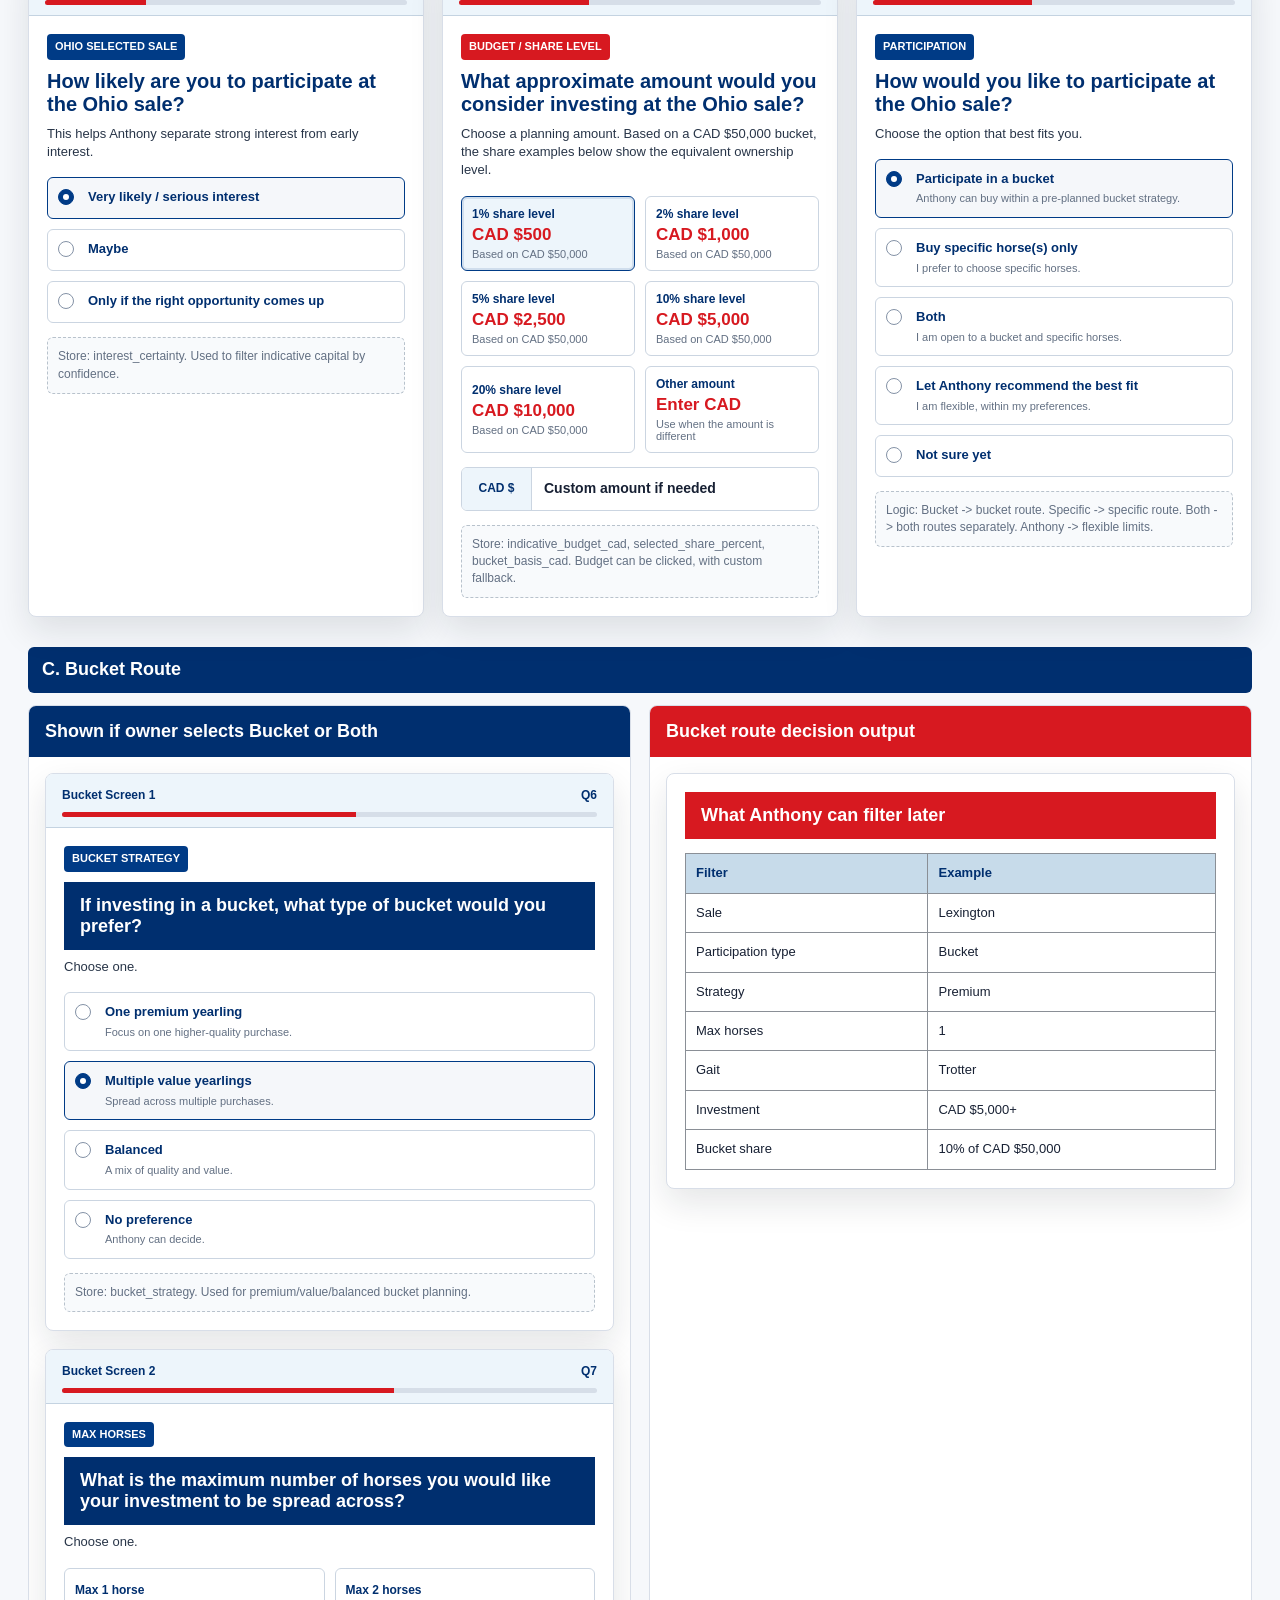
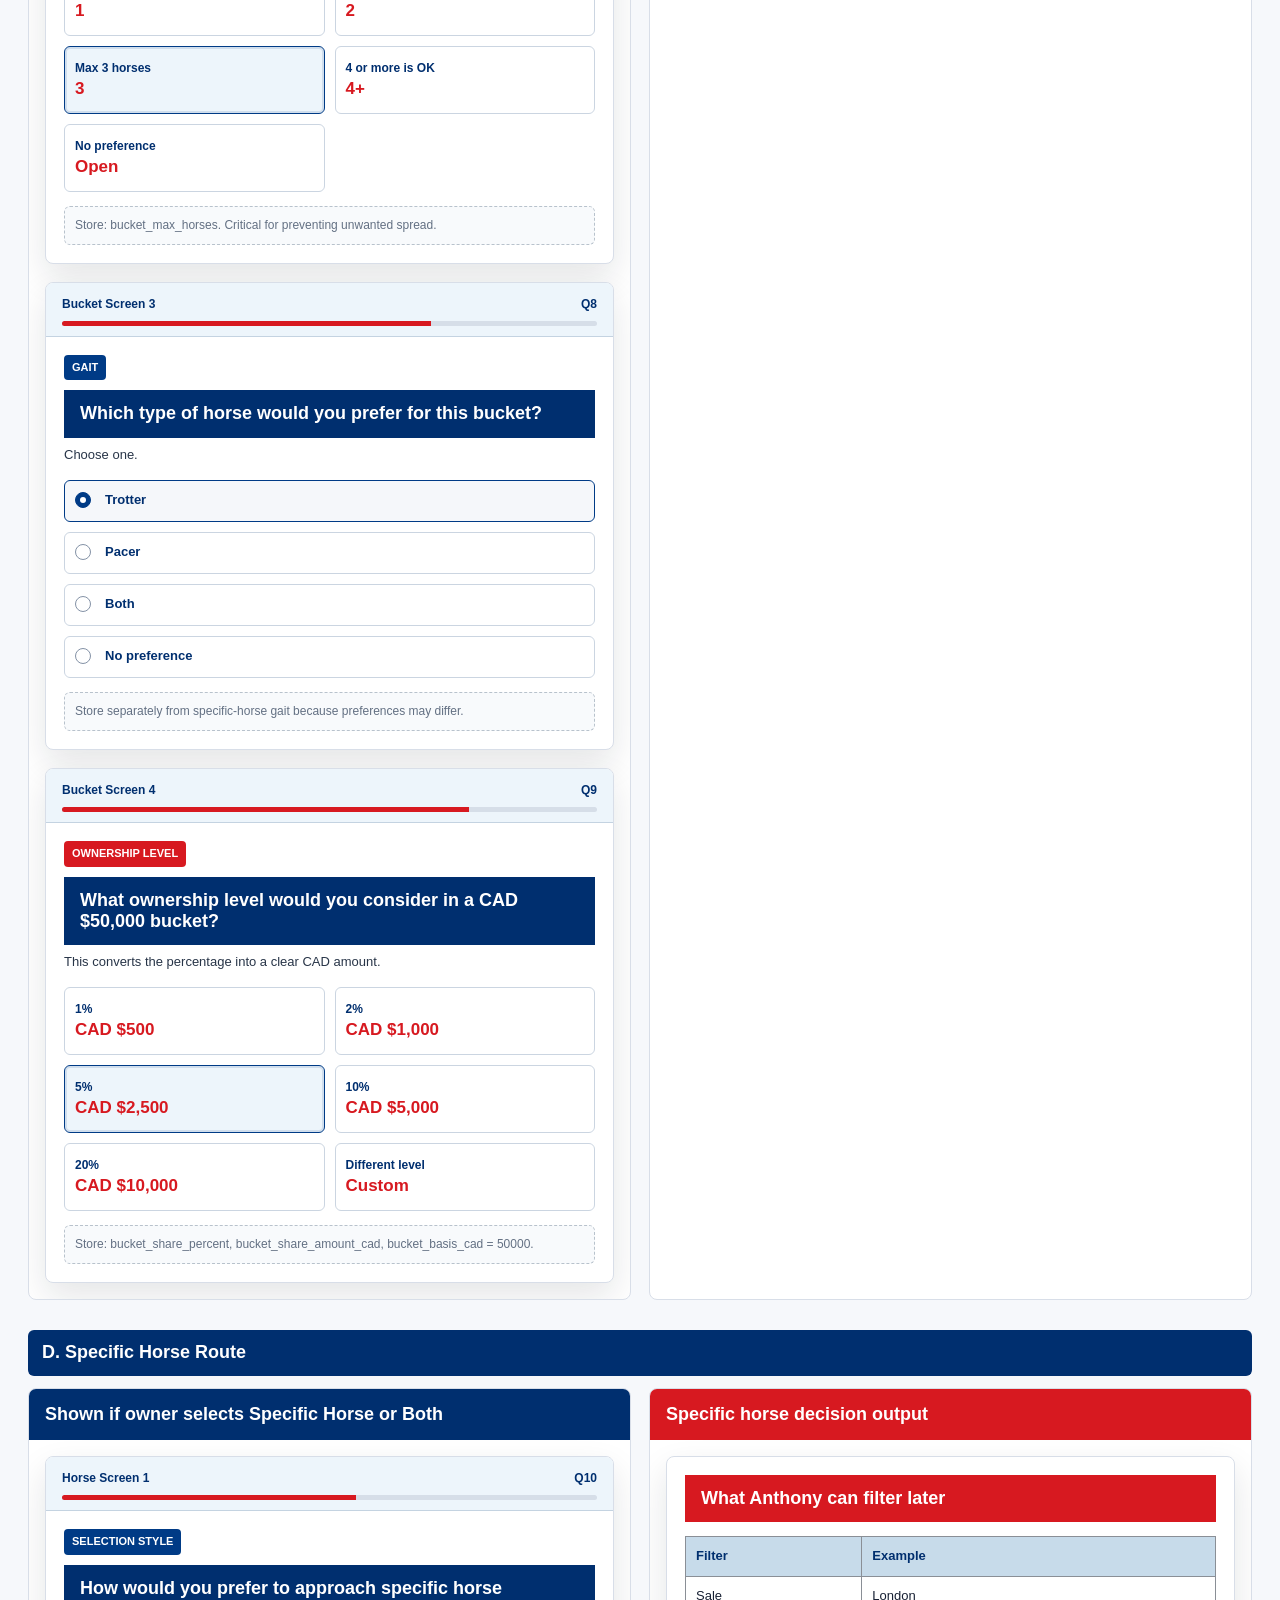
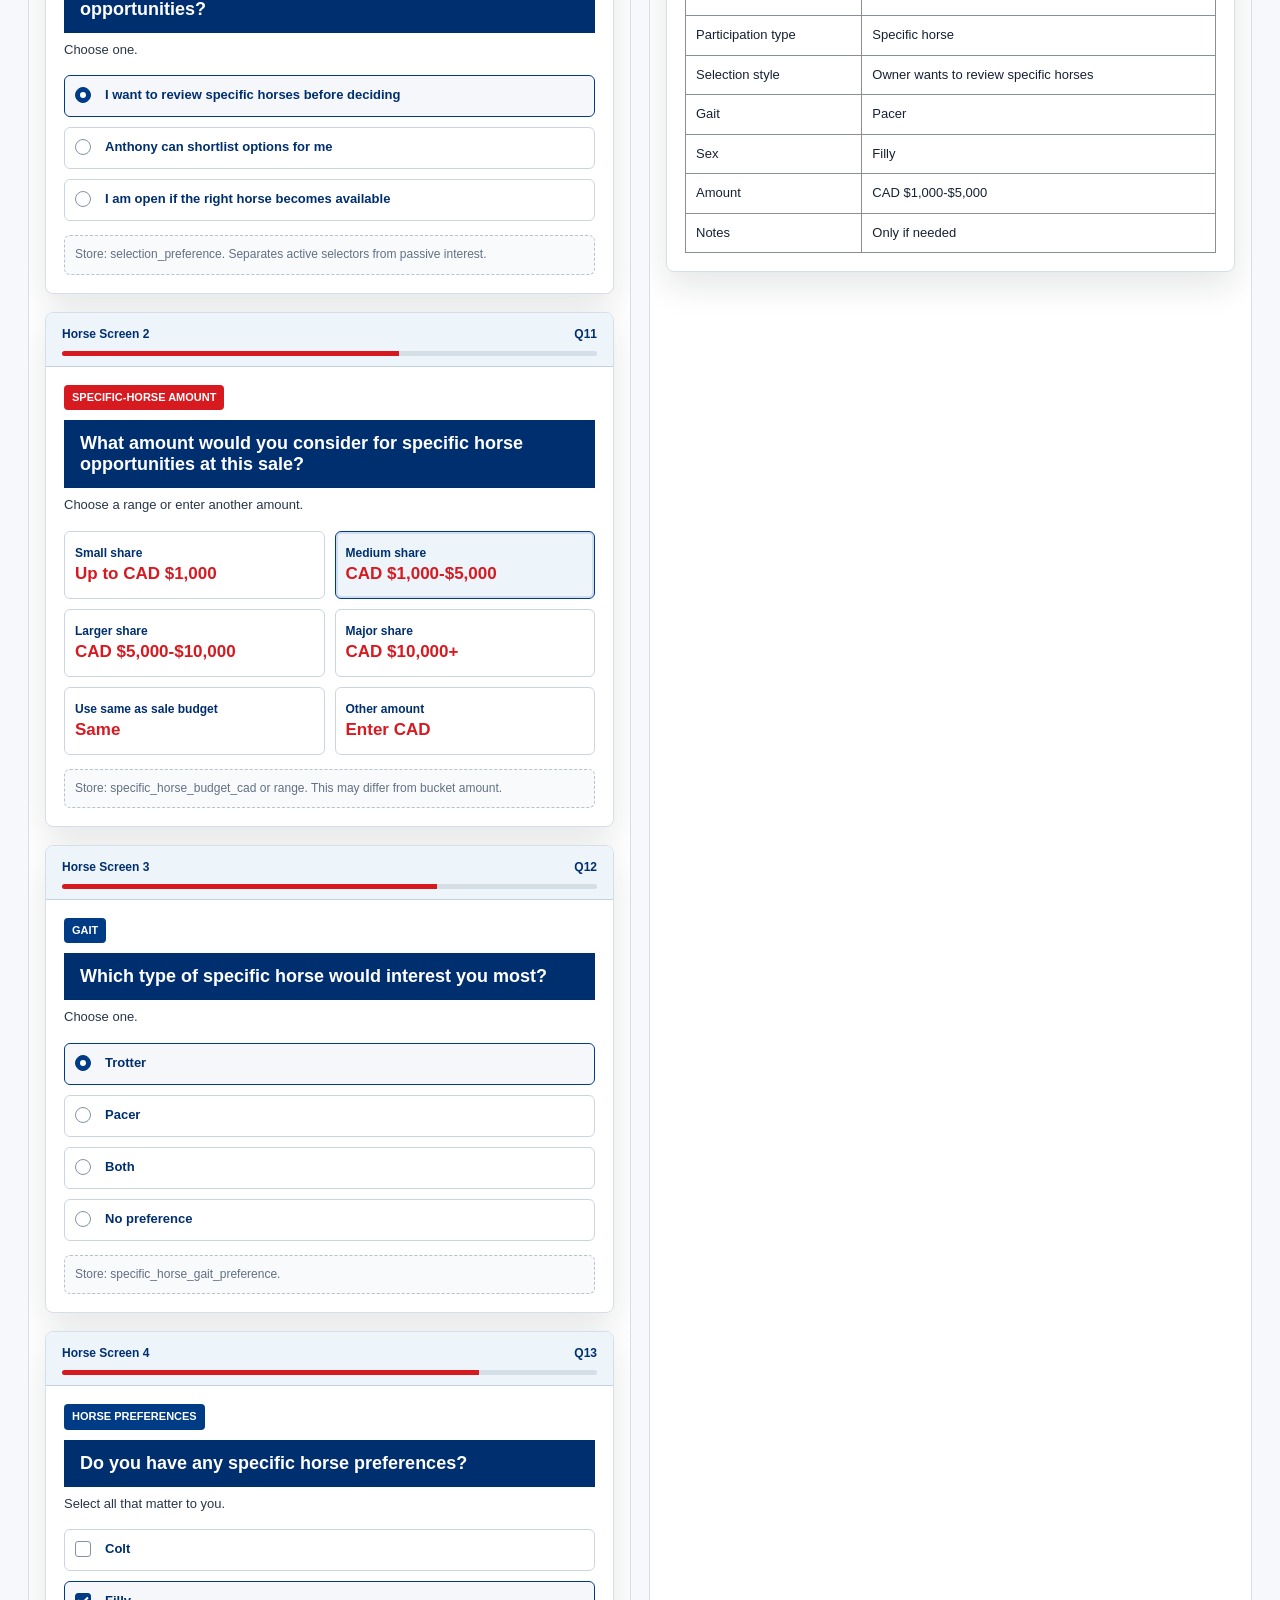
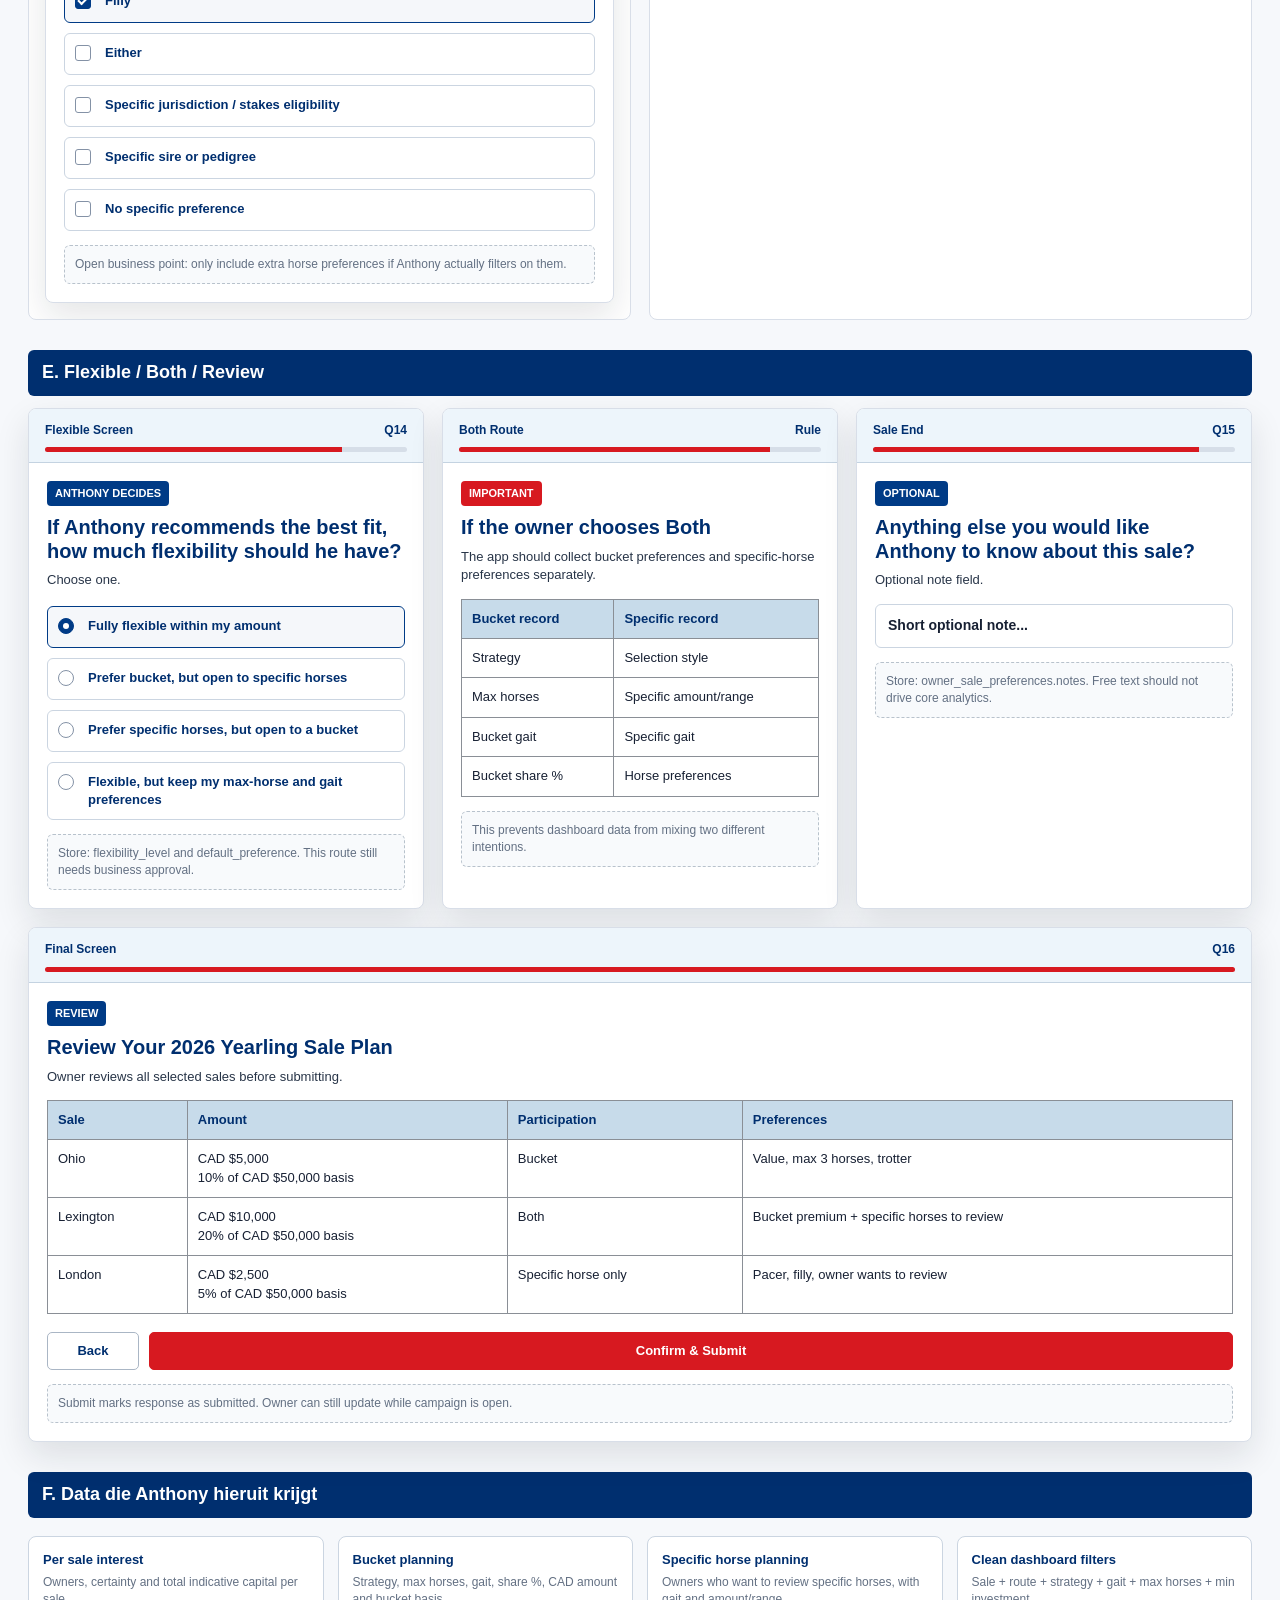
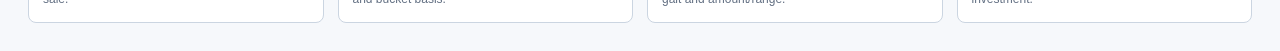
<file: Owner_Intake_Flow_Questions_v2.html>
<!doctype html>
<html lang="nl">
<head>
  <meta charset="utf-8">
  <meta name="viewport" content="width=device-width, initial-scale=1">
  <title>TheStable.ca - Owner Intake Flow Questions V2</title>
  <style>
    :root {
      --stable-blue: #003b86;
      --stable-blue-dark: #002f6f;
      --stable-blue-ink: #04396f;
      --stable-red: #d71920;
      --stable-light-blue: #c7dbea;
      --stable-pale-blue: #edf5fb;
      --stable-border: #8a8f96;
      --ink: #172033;
      --muted: #637083;
      --bg: #f6f8fb;
      --panel: #ffffff;
      --line: #d8dee8;
      --success: #2c8a4b;
      --shadow: 0 14px 34px rgba(16, 24, 40, 0.11);
    }

    * {
      box-sizing: border-box;
    }

    body {
      margin: 0;
      color: var(--ink);
      background: var(--bg);
      font-family: Arial, Helvetica, sans-serif;
      line-height: 1.42;
    }

    header {
      background: #fff;
      border-bottom: 5px solid var(--stable-blue);
    }

    .top-strip {
      height: 54px;
      background: var(--stable-blue);
    }

    .brand-row {
      display: flex;
      align-items: center;
      justify-content: space-between;
      gap: 28px;
      padding: 22px 34px 18px;
      border-bottom: 1px solid #d2dae4;
    }

    .brand-row img {
      width: 310px;
      max-width: 48vw;
      height: auto;
      display: block;
    }

    .brand-row nav {
      display: flex;
      flex-wrap: wrap;
      gap: 28px;
      color: var(--stable-blue-ink);
      font-size: 17px;
      font-weight: 800;
      text-transform: uppercase;
    }

    .hero {
      display: grid;
      grid-template-columns: minmax(280px, 560px) 1fr;
      min-height: 230px;
      background:
        linear-gradient(90deg, rgba(0, 59, 134, 0.96) 0%, rgba(0, 59, 134, 0.82) 46%, rgba(0, 59, 134, 0.18) 100%),
        linear-gradient(135deg, #1d4877, #dfe8ef);
      color: #fff;
    }

    .hero-copy {
      padding: 38px 44px;
    }

    .hero-copy h1 {
      margin: 0;
      font-size: clamp(30px, 4vw, 52px);
      line-height: 1.05;
      letter-spacing: 0;
    }

    .hero-copy p {
      max-width: 520px;
      margin: 15px 0 0;
      color: #eef5ff;
      font-size: 17px;
    }

    main {
      max-width: 1480px;
      margin: 0 auto;
      padding: 28px;
    }

    .intro {
      display: grid;
      grid-template-columns: 1fr 360px;
      gap: 22px;
      align-items: stretch;
      margin-bottom: 22px;
    }

    .intro-panel {
      background: #fff;
      border: 1px solid var(--line);
      border-radius: 8px;
      box-shadow: var(--shadow);
      padding: 22px;
    }

    .intro-panel h2 {
      margin: 0;
      color: var(--stable-blue-dark);
      font-size: 24px;
      letter-spacing: 0;
    }

    .intro-panel p {
      margin: 8px 0 0;
      color: var(--muted);
      font-size: 14px;
    }

    .formula {
      border-top: 6px solid var(--stable-red);
    }

    .formula-grid {
      display: grid;
      grid-template-columns: repeat(5, 1fr);
      gap: 8px;
      margin-top: 14px;
    }

    .formula-cell {
      min-height: 64px;
      display: grid;
      place-items: center;
      text-align: center;
      border: 1px solid var(--line);
      border-radius: 7px;
      background: var(--stable-pale-blue);
      color: var(--stable-blue-dark);
      font-weight: 800;
      font-size: 12px;
      padding: 8px;
    }

    .formula-cell b {
      display: block;
      color: var(--stable-red);
      font-size: 16px;
    }

    .flow-map {
      display: grid;
      grid-template-columns: repeat(6, minmax(120px, 1fr));
      gap: 10px;
      margin-bottom: 24px;
    }

    .map-step {
      position: relative;
      min-height: 92px;
      padding: 12px;
      border: 1px solid #b9c8d6;
      border-top: 6px solid var(--stable-blue);
      border-radius: 8px;
      background: #fff;
      box-shadow: 0 8px 18px rgba(16, 24, 40, 0.07);
    }

    .map-step::after {
      content: "->";
      position: absolute;
      top: 34px;
      right: -15px;
      color: var(--stable-blue);
      font-weight: 900;
    }

    .map-step:last-child::after {
      content: "";
    }

    .map-step b {
      display: block;
      color: var(--stable-blue-dark);
      font-size: 13px;
    }

    .map-step span {
      display: block;
      margin-top: 5px;
      color: var(--muted);
      font-size: 12px;
    }

    .section-heading {
      margin: 30px 0 12px;
      padding: 10px 14px;
      color: #fff;
      background: var(--stable-blue-dark);
      border-radius: 6px;
      font-size: 18px;
      letter-spacing: 0;
    }

    .screens {
      display: grid;
      grid-template-columns: repeat(3, minmax(280px, 1fr));
      gap: 18px;
      align-items: start;
    }

    .screen {
      min-height: 100%;
      background: var(--panel);
      border: 1px solid var(--line);
      border-radius: 8px;
      box-shadow: var(--shadow);
      overflow: hidden;
    }

    .screen-head {
      padding: 13px 16px 10px;
      background: var(--stable-pale-blue);
      border-bottom: 1px solid #c4d3e1;
    }

    .screen-meta {
      display: flex;
      justify-content: space-between;
      gap: 10px;
      color: var(--stable-blue-dark);
      font-size: 12px;
      font-weight: 800;
    }

    .progress {
      height: 5px;
      margin-top: 8px;
      border-radius: 999px;
      overflow: hidden;
      background: #d6dee8;
    }

    .progress span {
      display: block;
      height: 100%;
      background: var(--stable-red);
    }

    .screen-body {
      padding: 18px;
    }

    .screen-body h3 {
      margin: 0;
      color: var(--stable-blue-dark);
      font-size: 20px;
      line-height: 1.17;
      letter-spacing: 0;
    }

    .screen-body p {
      margin: 8px 0 0;
      color: #283548;
      font-size: 13px;
    }

    .tag {
      display: inline-flex;
      align-items: center;
      margin-bottom: 10px;
      padding: 5px 8px;
      color: #fff;
      background: var(--stable-blue);
      border-radius: 4px;
      font-size: 11px;
      font-weight: 800;
      text-transform: uppercase;
    }

    .tag.red {
      background: var(--stable-red);
    }

    .options {
      display: grid;
      gap: 10px;
      margin-top: 16px;
    }

    .option {
      display: grid;
      grid-template-columns: 20px 1fr;
      gap: 10px;
      align-items: start;
      min-height: 42px;
      padding: 10px;
      border: 1px solid #cbd5e1;
      border-radius: 6px;
      background: #fff;
      font-size: 13px;
    }

    .option strong {
      color: var(--stable-blue-dark);
    }

    .option small {
      display: block;
      margin-top: 3px;
      color: var(--muted);
      font-size: 11px;
    }

    .check,
    .radio {
      width: 16px;
      height: 16px;
      display: grid;
      place-items: center;
      border: 1px solid #8492a6;
      background: #fff;
      margin-top: 1px;
    }

    .check {
      border-radius: 3px;
    }

    .radio {
      border-radius: 50%;
    }

    .selected {
      border-color: var(--stable-blue);
      box-shadow: inset 0 0 0 999px rgba(0, 59, 134, 0.04);
    }

    .selected .check,
    .selected .radio {
      background: var(--stable-blue);
      border-color: var(--stable-blue);
    }

    .selected .check::after {
      content: "";
      width: 8px;
      height: 4px;
      border-left: 2px solid #fff;
      border-bottom: 2px solid #fff;
      transform: rotate(-45deg) translate(1px, -1px);
    }

    .selected .radio::after {
      content: "";
      width: 6px;
      height: 6px;
      border-radius: 50%;
      background: #fff;
    }

    .button-options {
      display: grid;
      grid-template-columns: repeat(2, minmax(0, 1fr));
      gap: 10px;
      margin-top: 16px;
    }

    .choice-btn {
      min-height: 68px;
      border: 1px solid #cbd5e1;
      border-radius: 6px;
      background: #fff;
      padding: 10px;
      text-align: left;
      color: var(--stable-blue-dark);
      font-size: 12px;
      font-weight: 800;
    }

    .choice-btn span {
      display: block;
      margin-top: 4px;
      color: var(--stable-red);
      font-size: 17px;
      font-weight: 900;
    }

    .choice-btn small {
      display: block;
      margin-top: 3px;
      color: var(--muted);
      font-size: 11px;
      font-weight: 400;
    }

    .choice-btn.active {
      border-color: var(--stable-blue);
      background: var(--stable-pale-blue);
      box-shadow: inset 0 0 0 2px rgba(0, 59, 134, 0.12);
    }

    .input-row {
      display: grid;
      grid-template-columns: 70px 1fr;
      margin-top: 14px;
      border: 1px solid #cbd5e1;
      border-radius: 6px;
      overflow: hidden;
      background: #fff;
    }

    .input-row span {
      display: grid;
      place-items: center;
      min-height: 42px;
      background: var(--stable-pale-blue);
      border-right: 1px solid #cbd5e1;
      color: var(--stable-blue-dark);
      font-size: 12px;
      font-weight: 800;
    }

    .input-row b {
      display: flex;
      align-items: center;
      min-height: 42px;
      padding: 0 12px;
      color: var(--ink);
      font-size: 14px;
    }

    .rule-box {
      margin-top: 12px;
      padding: 12px;
      border: 1px solid #c7dbea;
      border-left: 5px solid var(--stable-red);
      border-radius: 6px;
      background: #fbfdff;
      color: #283548;
      font-size: 12px;
    }

    .logic {
      margin-top: 14px;
      padding: 10px;
      border-radius: 6px;
      background: #f8fafc;
      border: 1px dashed #b8c2cc;
      color: var(--muted);
      font-size: 12px;
    }

    .footer-actions {
      display: grid;
      grid-template-columns: 92px 1fr;
      gap: 10px;
      margin-top: 18px;
    }

    .btn {
      min-height: 38px;
      display: grid;
      place-items: center;
      border-radius: 5px;
      border: 1px solid #aab6c5;
      background: #fff;
      color: var(--stable-blue-dark);
      font-weight: 800;
      font-size: 13px;
    }

    .btn.primary {
      color: #fff;
      background: var(--stable-blue);
      border-color: var(--stable-blue);
    }

    .btn.red {
      color: #fff;
      background: var(--stable-red);
      border-color: var(--stable-red);
    }

    .wide {
      grid-column: span 3;
    }

    .route-grid {
      display: grid;
      grid-template-columns: 1fr 1fr;
      gap: 18px;
    }

    .route {
      border: 1px solid var(--line);
      border-radius: 8px;
      overflow: hidden;
      background: #fff;
    }

    .route h3 {
      margin: 0;
      padding: 13px 16px;
      color: #fff;
      background: var(--stable-blue-dark);
      font-size: 18px;
    }

    .route.red h3 {
      background: var(--stable-red);
    }

    .route .screens {
      grid-template-columns: 1fr;
      padding: 16px;
    }

    .summary-table {
      width: 100%;
      border-collapse: collapse;
      margin-top: 14px;
      font-size: 13px;
    }

    .summary-table th,
    .summary-table td {
      padding: 10px;
      border: 1px solid var(--stable-border);
      text-align: left;
      vertical-align: top;
    }

    .summary-table th {
      color: var(--stable-blue-dark);
      background: var(--stable-light-blue);
      font-weight: 900;
    }

    .decision-output {
      display: grid;
      grid-template-columns: repeat(4, 1fr);
      gap: 14px;
      margin-top: 18px;
    }

    .data-card {
      padding: 14px;
      border: 1px solid #cbd5e1;
      border-radius: 8px;
      background: #fff;
    }

    .data-card b {
      display: block;
      color: var(--stable-blue-dark);
      font-size: 13px;
    }

    .data-card span {
      display: block;
      margin-top: 5px;
      color: var(--muted);
      font-size: 12px;
    }

    @media (max-width: 1080px) {
      .intro,
      .route-grid {
        grid-template-columns: 1fr;
      }

      .screens {
        grid-template-columns: repeat(2, minmax(260px, 1fr));
      }

      .wide {
        grid-column: span 2;
      }

      .flow-map {
        grid-template-columns: repeat(3, 1fr);
      }
    }

    @media (max-width: 720px) {
      .top-strip {
        height: 36px;
      }

      .brand-row {
        align-items: flex-start;
        flex-direction: column;
        padding: 18px;
      }

      .brand-row img {
        max-width: 90vw;
      }

      .brand-row nav {
        gap: 14px;
        font-size: 13px;
      }

      .hero {
        grid-template-columns: 1fr;
        min-height: 0;
      }

      .hero-copy {
        padding: 28px 20px;
      }

      main {
        padding: 18px;
      }

      .screens,
      .wide,
      .decision-output,
      .flow-map {
        grid-template-columns: 1fr;
        grid-column: auto;
      }

      .formula-grid {
        grid-template-columns: repeat(2, 1fr);
      }

      .map-step::after {
        content: "";
      }
    }
  </style>
</head>
<body>
  <header>
    <div class="top-strip"></div>
    <div class="brand-row">
      <img src="assets/thestable-logo-official.png" alt="TheStable.ca logo">
      <nav aria-label="Brand navigation example">
        <span>Own a Little</span>
        <span>Love It a Lot</span>
        <span>The Horses</span>
        <span>Connect</span>
      </nav>
    </div>
    <section class="hero">
      <div class="hero-copy">
        <h1>2026 Yearling Sale Planning</h1>
        <p>Owner intake flow met alle vragen, klikopties en bucket-rekenlogica. Focus: flow eerst, dashboard later.</p>
      </div>
    </section>
  </header>

  <main>
    <section class="intro">
      <div class="intro-panel">
        <h2>Ontwerpkeuze voor V2</h2>
        <p>Deze versie laat bewust geen groot Anthony-dashboard naast de flow zien. Eerst moeten we de owner-vragen scherp krijgen: wat vragen we, wat kan iemand aanklikken, wanneer verschijnt welke vervolgvraag, en welke data komt eruit.</p>
        <p>De stijl is aangepast naar de aangeleverde website/login-screenshots: officieel rood/blauw logo, TheStable-blauw, rood als merkaccent, lichtblauwe tabelkoppen en eenvoudige zakelijke layout.</p>
      </div>
      <div class="intro-panel formula">
        <h2>Bucket basis</h2>
        <p>Voor planning rekenen we hier met een voorbeeldbucket van CAD $50,000.</p>
        <div class="formula-grid">
          <div class="formula-cell"><b>1%</b>CAD $500</div>
          <div class="formula-cell"><b>2%</b>CAD $1,000</div>
          <div class="formula-cell"><b>5%</b>CAD $2,500</div>
          <div class="formula-cell"><b>10%</b>CAD $5,000</div>
          <div class="formula-cell"><b>20%</b>CAD $10,000</div>
        </div>
      </div>
    </section>

    <section class="flow-map" aria-label="High level flow">
      <div class="map-step"><b>1. Start</b><span>Interest in 2026?</span></div>
      <div class="map-step"><b>2. Sales</b><span>Select Ohio, Lexington, Harrisburg, London</span></div>
      <div class="map-step"><b>3. Per sale</b><span>Certainty, amount, participation type</span></div>
      <div class="map-step"><b>4. Branch</b><span>Bucket, specific horse, both, Anthony decides</span></div>
      <div class="map-step"><b>5. Preferences</b><span>Strategy, max horses, gait, percentage</span></div>
      <div class="map-step"><b>6. Review</b><span>Owner confirms, Anthony can analyze</span></div>
    </section>

    <h2 class="section-heading">A. Algemene Startvragen</h2>
    <section class="screens">
      <article class="screen">
        <div class="screen-head">
          <div class="screen-meta"><span>Screen 1</span><span>Welcome</span></div>
          <div class="progress"><span style="width: 0%"></span></div>
        </div>
        <div class="screen-body">
          <span class="tag">Welcome</span>
          <h3>2026 Yearling Sale Planning</h3>
          <p>Help Anthony plan this year's yearling purchases and ownership opportunities for Ohio, Lexington, Harrisburg and London.</p>
          <div class="rule-box">No data yet. Purpose: introduce the planning intake and set expectation that responses are for planning.</div>
          <div class="footer-actions" style="grid-template-columns: 1fr;">
            <span class="btn primary">Let's Get Started</span>
          </div>
        </div>
      </article>

      <article class="screen">
        <div class="screen-head">
          <div class="screen-meta"><span>Screen 2</span><span>Q1</span></div>
          <div class="progress"><span style="width: 10%"></span></div>
        </div>
        <div class="screen-body">
          <span class="tag">Required</span>
          <h3>Are you interested in purchasing yearling shares in 2026?</h3>
          <p>Choose the option that best fits you.</p>
          <div class="options">
            <div class="option selected"><span class="radio"></span><span><strong>Yes, I am interested</strong></span></div>
            <div class="option"><span class="radio"></span><span><strong>Maybe / I am not sure yet</strong></span></div>
            <div class="option"><span class="radio"></span><span><strong>No, not this year</strong><small>Ends the intake with optional note.</small></span></div>
          </div>
          <div class="logic">Logic: Yes or Maybe -> Q2. No -> closing screen. Store: overall_interest_status.</div>
        </div>
      </article>

      <article class="screen">
        <div class="screen-head">
          <div class="screen-meta"><span>Screen 3</span><span>Q2</span></div>
          <div class="progress"><span style="width: 18%"></span></div>
        </div>
        <div class="screen-body">
          <span class="tag">Required</span>
          <h3>Which yearling sales are you interested in this year?</h3>
          <p>Select all that apply.</p>
          <div class="options">
            <div class="option selected"><span class="check"></span><span><strong>Ohio Selected Sale</strong></span></div>
            <div class="option selected"><span class="check"></span><span><strong>Lexington Selected Sale</strong></span></div>
            <div class="option"><span class="check"></span><span><strong>Harrisburg Sale</strong></span></div>
            <div class="option selected"><span class="check"></span><span><strong>London Selected Yearling Sale</strong></span></div>
            <div class="option"><span class="check"></span><span><strong>I am open to any sale</strong></span></div>
            <div class="option"><span class="check"></span><span><strong>I am not planning to purchase yearlings this year</strong></span></div>
          </div>
          <div class="logic">Logic: repeat sale flow only for selected sales. Store one owner_sale_preference per selected sale.</div>
        </div>
      </article>
    </section>

    <h2 class="section-heading">B. Per Geselecteerde Sale</h2>
    <section class="screens">
      <article class="screen">
        <div class="screen-head">
          <div class="screen-meta"><span>Sale Screen 1</span><span>Q3</span></div>
          <div class="progress"><span style="width: 28%"></span></div>
        </div>
        <div class="screen-body">
          <span class="tag">Ohio selected sale</span>
          <h3>How likely are you to participate at the Ohio sale?</h3>
          <p>This helps Anthony separate strong interest from early interest.</p>
          <div class="options">
            <div class="option selected"><span class="radio"></span><span><strong>Very likely / serious interest</strong></span></div>
            <div class="option"><span class="radio"></span><span><strong>Maybe</strong></span></div>
            <div class="option"><span class="radio"></span><span><strong>Only if the right opportunity comes up</strong></span></div>
          </div>
          <div class="logic">Store: interest_certainty. Used to filter indicative capital by confidence.</div>
        </div>
      </article>

      <article class="screen">
        <div class="screen-head">
          <div class="screen-meta"><span>Sale Screen 2</span><span>Q4</span></div>
          <div class="progress"><span style="width: 36%"></span></div>
        </div>
        <div class="screen-body">
          <span class="tag red">Budget / share level</span>
          <h3>What approximate amount would you consider investing at the Ohio sale?</h3>
          <p>Choose a planning amount. Based on a CAD $50,000 bucket, the share examples below show the equivalent ownership level.</p>
          <div class="button-options">
            <button class="choice-btn active">1% share level<span>CAD $500</span><small>Based on CAD $50,000</small></button>
            <button class="choice-btn">2% share level<span>CAD $1,000</span><small>Based on CAD $50,000</small></button>
            <button class="choice-btn">5% share level<span>CAD $2,500</span><small>Based on CAD $50,000</small></button>
            <button class="choice-btn">10% share level<span>CAD $5,000</span><small>Based on CAD $50,000</small></button>
            <button class="choice-btn">20% share level<span>CAD $10,000</span><small>Based on CAD $50,000</small></button>
            <button class="choice-btn">Other amount<span>Enter CAD</span><small>Use when the amount is different</small></button>
          </div>
          <div class="input-row"><span>CAD $</span><b>Custom amount if needed</b></div>
          <div class="logic">Store: indicative_budget_cad, selected_share_percent, bucket_basis_cad. Budget can be clicked, with custom fallback.</div>
        </div>
      </article>

      <article class="screen">
        <div class="screen-head">
          <div class="screen-meta"><span>Sale Screen 3</span><span>Q5</span></div>
          <div class="progress"><span style="width: 44%"></span></div>
        </div>
        <div class="screen-body">
          <span class="tag">Participation</span>
          <h3>How would you like to participate at the Ohio sale?</h3>
          <p>Choose the option that best fits you.</p>
          <div class="options">
            <div class="option selected"><span class="radio"></span><span><strong>Participate in a bucket</strong><small>Anthony can buy within a pre-planned bucket strategy.</small></span></div>
            <div class="option"><span class="radio"></span><span><strong>Buy specific horse(s) only</strong><small>I prefer to choose specific horses.</small></span></div>
            <div class="option"><span class="radio"></span><span><strong>Both</strong><small>I am open to a bucket and specific horses.</small></span></div>
            <div class="option"><span class="radio"></span><span><strong>Let Anthony recommend the best fit</strong><small>I am flexible, within my preferences.</small></span></div>
            <div class="option"><span class="radio"></span><span><strong>Not sure yet</strong></span></div>
          </div>
          <div class="logic">Logic: Bucket -> bucket route. Specific -> specific route. Both -> both routes separately. Anthony -> flexible limits.</div>
        </div>
      </article>
    </section>

    <h2 class="section-heading">C. Bucket Route</h2>
    <section class="route-grid">
      <div class="route">
        <h3>Shown if owner selects Bucket or Both</h3>
        <div class="screens">
          <article class="screen">
            <div class="screen-head">
              <div class="screen-meta"><span>Bucket Screen 1</span><span>Q6</span></div>
              <div class="progress"><span style="width: 55%"></span></div>
            </div>
            <div class="screen-body">
              <span class="tag">Bucket strategy</span>
              <h3>If investing in a bucket, what type of bucket would you prefer?</h3>
              <p>Choose one.</p>
              <div class="options">
                <div class="option"><span class="radio"></span><span><strong>One premium yearling</strong><small>Focus on one higher-quality purchase.</small></span></div>
                <div class="option selected"><span class="radio"></span><span><strong>Multiple value yearlings</strong><small>Spread across multiple purchases.</small></span></div>
                <div class="option"><span class="radio"></span><span><strong>Balanced</strong><small>A mix of quality and value.</small></span></div>
                <div class="option"><span class="radio"></span><span><strong>No preference</strong><small>Anthony can decide.</small></span></div>
              </div>
              <div class="logic">Store: bucket_strategy. Used for premium/value/balanced bucket planning.</div>
            </div>
          </article>

          <article class="screen">
            <div class="screen-head">
              <div class="screen-meta"><span>Bucket Screen 2</span><span>Q7</span></div>
              <div class="progress"><span style="width: 62%"></span></div>
            </div>
            <div class="screen-body">
              <span class="tag">Max horses</span>
              <h3>What is the maximum number of horses you would like your investment to be spread across?</h3>
              <p>Choose one.</p>
              <div class="button-options">
                <button class="choice-btn">Max 1 horse<span>1</span></button>
                <button class="choice-btn">Max 2 horses<span>2</span></button>
                <button class="choice-btn active">Max 3 horses<span>3</span></button>
                <button class="choice-btn">4 or more is OK<span>4+</span></button>
                <button class="choice-btn">No preference<span>Open</span></button>
              </div>
              <div class="logic">Store: bucket_max_horses. Critical for preventing unwanted spread.</div>
            </div>
          </article>

          <article class="screen">
            <div class="screen-head">
              <div class="screen-meta"><span>Bucket Screen 3</span><span>Q8</span></div>
              <div class="progress"><span style="width: 69%"></span></div>
            </div>
            <div class="screen-body">
              <span class="tag">Gait</span>
              <h3>Which type of horse would you prefer for this bucket?</h3>
              <p>Choose one.</p>
              <div class="options">
                <div class="option selected"><span class="radio"></span><span><strong>Trotter</strong></span></div>
                <div class="option"><span class="radio"></span><span><strong>Pacer</strong></span></div>
                <div class="option"><span class="radio"></span><span><strong>Both</strong></span></div>
                <div class="option"><span class="radio"></span><span><strong>No preference</strong></span></div>
              </div>
              <div class="logic">Store separately from specific-horse gait because preferences may differ.</div>
            </div>
          </article>

          <article class="screen">
            <div class="screen-head">
              <div class="screen-meta"><span>Bucket Screen 4</span><span>Q9</span></div>
              <div class="progress"><span style="width: 76%"></span></div>
            </div>
            <div class="screen-body">
              <span class="tag red">Ownership level</span>
              <h3>What ownership level would you consider in a CAD $50,000 bucket?</h3>
              <p>This converts the percentage into a clear CAD amount.</p>
              <div class="button-options">
                <button class="choice-btn">1%<span>CAD $500</span></button>
                <button class="choice-btn">2%<span>CAD $1,000</span></button>
                <button class="choice-btn active">5%<span>CAD $2,500</span></button>
                <button class="choice-btn">10%<span>CAD $5,000</span></button>
                <button class="choice-btn">20%<span>CAD $10,000</span></button>
                <button class="choice-btn">Different level<span>Custom</span></button>
              </div>
              <div class="logic">Store: bucket_share_percent, bucket_share_amount_cad, bucket_basis_cad = 50000.</div>
            </div>
          </article>
        </div>
      </div>

      <div class="route red">
        <h3>Bucket route decision output</h3>
        <div class="screens">
          <article class="screen">
            <div class="screen-body">
              <h3>What Anthony can filter later</h3>
              <table class="summary-table">
                <thead>
                  <tr>
                    <th>Filter</th>
                    <th>Example</th>
                  </tr>
                </thead>
                <tbody>
                  <tr><td>Sale</td><td>Lexington</td></tr>
                  <tr><td>Participation type</td><td>Bucket</td></tr>
                  <tr><td>Strategy</td><td>Premium</td></tr>
                  <tr><td>Max horses</td><td>1</td></tr>
                  <tr><td>Gait</td><td>Trotter</td></tr>
                  <tr><td>Investment</td><td>CAD $5,000+</td></tr>
                  <tr><td>Bucket share</td><td>10% of CAD $50,000</td></tr>
                </tbody>
              </table>
            </div>
          </article>
        </div>
      </div>
    </section>

    <h2 class="section-heading">D. Specific Horse Route</h2>
    <section class="route-grid">
      <div class="route">
        <h3>Shown if owner selects Specific Horse or Both</h3>
        <div class="screens">
          <article class="screen">
            <div class="screen-head">
              <div class="screen-meta"><span>Horse Screen 1</span><span>Q10</span></div>
              <div class="progress"><span style="width: 55%"></span></div>
            </div>
            <div class="screen-body">
              <span class="tag">Selection style</span>
              <h3>How would you prefer to approach specific horse opportunities?</h3>
              <p>Choose one.</p>
              <div class="options">
                <div class="option selected"><span class="radio"></span><span><strong>I want to review specific horses before deciding</strong></span></div>
                <div class="option"><span class="radio"></span><span><strong>Anthony can shortlist options for me</strong></span></div>
                <div class="option"><span class="radio"></span><span><strong>I am open if the right horse becomes available</strong></span></div>
              </div>
              <div class="logic">Store: selection_preference. Separates active selectors from passive interest.</div>
            </div>
          </article>

          <article class="screen">
            <div class="screen-head">
              <div class="screen-meta"><span>Horse Screen 2</span><span>Q11</span></div>
              <div class="progress"><span style="width: 63%"></span></div>
            </div>
            <div class="screen-body">
              <span class="tag red">Specific-horse amount</span>
              <h3>What amount would you consider for specific horse opportunities at this sale?</h3>
              <p>Choose a range or enter another amount.</p>
              <div class="button-options">
                <button class="choice-btn">Small share<span>Up to CAD $1,000</span></button>
                <button class="choice-btn active">Medium share<span>CAD $1,000-$5,000</span></button>
                <button class="choice-btn">Larger share<span>CAD $5,000-$10,000</span></button>
                <button class="choice-btn">Major share<span>CAD $10,000+</span></button>
                <button class="choice-btn">Use same as sale budget<span>Same</span></button>
                <button class="choice-btn">Other amount<span>Enter CAD</span></button>
              </div>
              <div class="logic">Store: specific_horse_budget_cad or range. This may differ from bucket amount.</div>
            </div>
          </article>

          <article class="screen">
            <div class="screen-head">
              <div class="screen-meta"><span>Horse Screen 3</span><span>Q12</span></div>
              <div class="progress"><span style="width: 70%"></span></div>
            </div>
            <div class="screen-body">
              <span class="tag">Gait</span>
              <h3>Which type of specific horse would interest you most?</h3>
              <p>Choose one.</p>
              <div class="options">
                <div class="option selected"><span class="radio"></span><span><strong>Trotter</strong></span></div>
                <div class="option"><span class="radio"></span><span><strong>Pacer</strong></span></div>
                <div class="option"><span class="radio"></span><span><strong>Both</strong></span></div>
                <div class="option"><span class="radio"></span><span><strong>No preference</strong></span></div>
              </div>
              <div class="logic">Store: specific_horse_gait_preference.</div>
            </div>
          </article>

          <article class="screen">
            <div class="screen-head">
              <div class="screen-meta"><span>Horse Screen 4</span><span>Q13</span></div>
              <div class="progress"><span style="width: 78%"></span></div>
            </div>
            <div class="screen-body">
              <span class="tag">Horse preferences</span>
              <h3>Do you have any specific horse preferences?</h3>
              <p>Select all that matter to you.</p>
              <div class="options">
                <div class="option"><span class="check"></span><span><strong>Colt</strong></span></div>
                <div class="option selected"><span class="check"></span><span><strong>Filly</strong></span></div>
                <div class="option"><span class="check"></span><span><strong>Either</strong></span></div>
                <div class="option"><span class="check"></span><span><strong>Specific jurisdiction / stakes eligibility</strong></span></div>
                <div class="option"><span class="check"></span><span><strong>Specific sire or pedigree</strong></span></div>
                <div class="option"><span class="check"></span><span><strong>No specific preference</strong></span></div>
              </div>
              <div class="logic">Open business point: only include extra horse preferences if Anthony actually filters on them.</div>
            </div>
          </article>
        </div>
      </div>

      <div class="route red">
        <h3>Specific horse decision output</h3>
        <div class="screens">
          <article class="screen">
            <div class="screen-body">
              <h3>What Anthony can filter later</h3>
              <table class="summary-table">
                <thead>
                  <tr>
                    <th>Filter</th>
                    <th>Example</th>
                  </tr>
                </thead>
                <tbody>
                  <tr><td>Sale</td><td>London</td></tr>
                  <tr><td>Participation type</td><td>Specific horse</td></tr>
                  <tr><td>Selection style</td><td>Owner wants to review specific horses</td></tr>
                  <tr><td>Gait</td><td>Pacer</td></tr>
                  <tr><td>Sex</td><td>Filly</td></tr>
                  <tr><td>Amount</td><td>CAD $1,000-$5,000</td></tr>
                  <tr><td>Notes</td><td>Only if needed</td></tr>
                </tbody>
              </table>
            </div>
          </article>
        </div>
      </div>
    </section>

    <h2 class="section-heading">E. Flexible / Both / Review</h2>
    <section class="screens">
      <article class="screen">
        <div class="screen-head">
          <div class="screen-meta"><span>Flexible Screen</span><span>Q14</span></div>
          <div class="progress"><span style="width: 82%"></span></div>
        </div>
        <div class="screen-body">
          <span class="tag">Anthony decides</span>
          <h3>If Anthony recommends the best fit, how much flexibility should he have?</h3>
          <p>Choose one.</p>
          <div class="options">
            <div class="option selected"><span class="radio"></span><span><strong>Fully flexible within my amount</strong></span></div>
            <div class="option"><span class="radio"></span><span><strong>Prefer bucket, but open to specific horses</strong></span></div>
            <div class="option"><span class="radio"></span><span><strong>Prefer specific horses, but open to a bucket</strong></span></div>
            <div class="option"><span class="radio"></span><span><strong>Flexible, but keep my max-horse and gait preferences</strong></span></div>
          </div>
          <div class="logic">Store: flexibility_level and default_preference. This route still needs business approval.</div>
        </div>
      </article>

      <article class="screen">
        <div class="screen-head">
          <div class="screen-meta"><span>Both Route</span><span>Rule</span></div>
          <div class="progress"><span style="width: 86%"></span></div>
        </div>
        <div class="screen-body">
          <span class="tag red">Important</span>
          <h3>If the owner chooses Both</h3>
          <p>The app should collect bucket preferences and specific-horse preferences separately.</p>
          <table class="summary-table">
            <thead>
              <tr>
                <th>Bucket record</th>
                <th>Specific record</th>
              </tr>
            </thead>
            <tbody>
              <tr><td>Strategy</td><td>Selection style</td></tr>
              <tr><td>Max horses</td><td>Specific amount/range</td></tr>
              <tr><td>Bucket gait</td><td>Specific gait</td></tr>
              <tr><td>Bucket share %</td><td>Horse preferences</td></tr>
            </tbody>
          </table>
          <div class="logic">This prevents dashboard data from mixing two different intentions.</div>
        </div>
      </article>

      <article class="screen">
        <div class="screen-head">
          <div class="screen-meta"><span>Sale End</span><span>Q15</span></div>
          <div class="progress"><span style="width: 90%"></span></div>
        </div>
        <div class="screen-body">
          <span class="tag">Optional</span>
          <h3>Anything else you would like Anthony to know about this sale?</h3>
          <p>Optional note field.</p>
          <div class="input-row" style="grid-template-columns: 1fr;"><b>Short optional note...</b></div>
          <div class="logic">Store: owner_sale_preferences.notes. Free text should not drive core analytics.</div>
        </div>
      </article>

      <article class="screen wide">
        <div class="screen-head">
          <div class="screen-meta"><span>Final Screen</span><span>Q16</span></div>
          <div class="progress"><span style="width: 100%"></span></div>
        </div>
        <div class="screen-body">
          <span class="tag">Review</span>
          <h3>Review Your 2026 Yearling Sale Plan</h3>
          <p>Owner reviews all selected sales before submitting.</p>
          <table class="summary-table">
            <thead>
              <tr>
                <th>Sale</th>
                <th>Amount</th>
                <th>Participation</th>
                <th>Preferences</th>
              </tr>
            </thead>
            <tbody>
              <tr>
                <td>Ohio</td>
                <td>CAD $5,000<br>10% of CAD $50,000 basis</td>
                <td>Bucket</td>
                <td>Value, max 3 horses, trotter</td>
              </tr>
              <tr>
                <td>Lexington</td>
                <td>CAD $10,000<br>20% of CAD $50,000 basis</td>
                <td>Both</td>
                <td>Bucket premium + specific horses to review</td>
              </tr>
              <tr>
                <td>London</td>
                <td>CAD $2,500<br>5% of CAD $50,000 basis</td>
                <td>Specific horse only</td>
                <td>Pacer, filly, owner wants to review</td>
              </tr>
            </tbody>
          </table>
          <div class="footer-actions">
            <span class="btn">Back</span>
            <span class="btn red">Confirm & Submit</span>
          </div>
          <div class="logic">Submit marks response as submitted. Owner can still update while campaign is open.</div>
        </div>
      </article>
    </section>

    <h2 class="section-heading">F. Data die Anthony hieruit krijgt</h2>
    <section class="decision-output">
      <div class="data-card"><b>Per sale interest</b><span>Owners, certainty and total indicative capital per sale.</span></div>
      <div class="data-card"><b>Bucket planning</b><span>Strategy, max horses, gait, share %, CAD amount and bucket basis.</span></div>
      <div class="data-card"><b>Specific horse planning</b><span>Owners who want to review specific horses, with gait and amount/range.</span></div>
      <div class="data-card"><b>Clean dashboard filters</b><span>Sale + route + strategy + gait + max horses + min investment.</span></div>
    </section>
  </main>
</body>
</html>
</file>
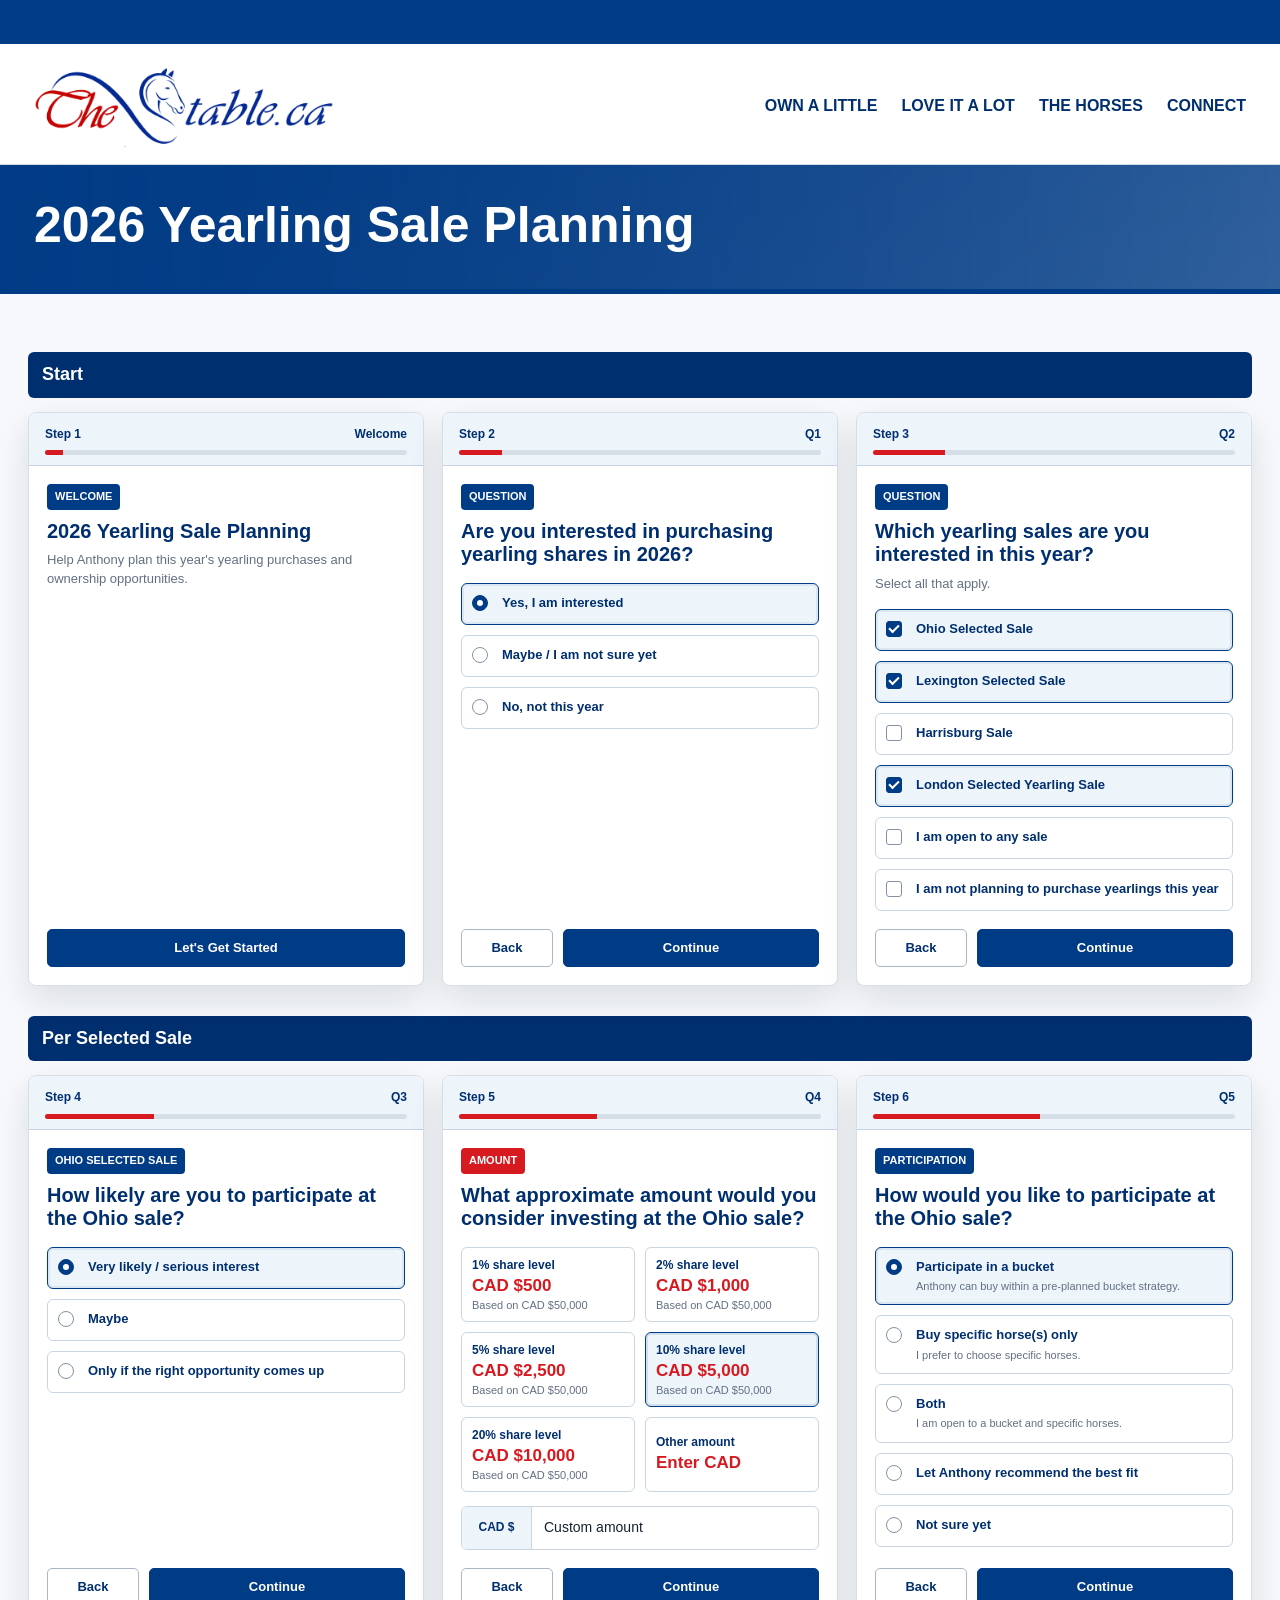
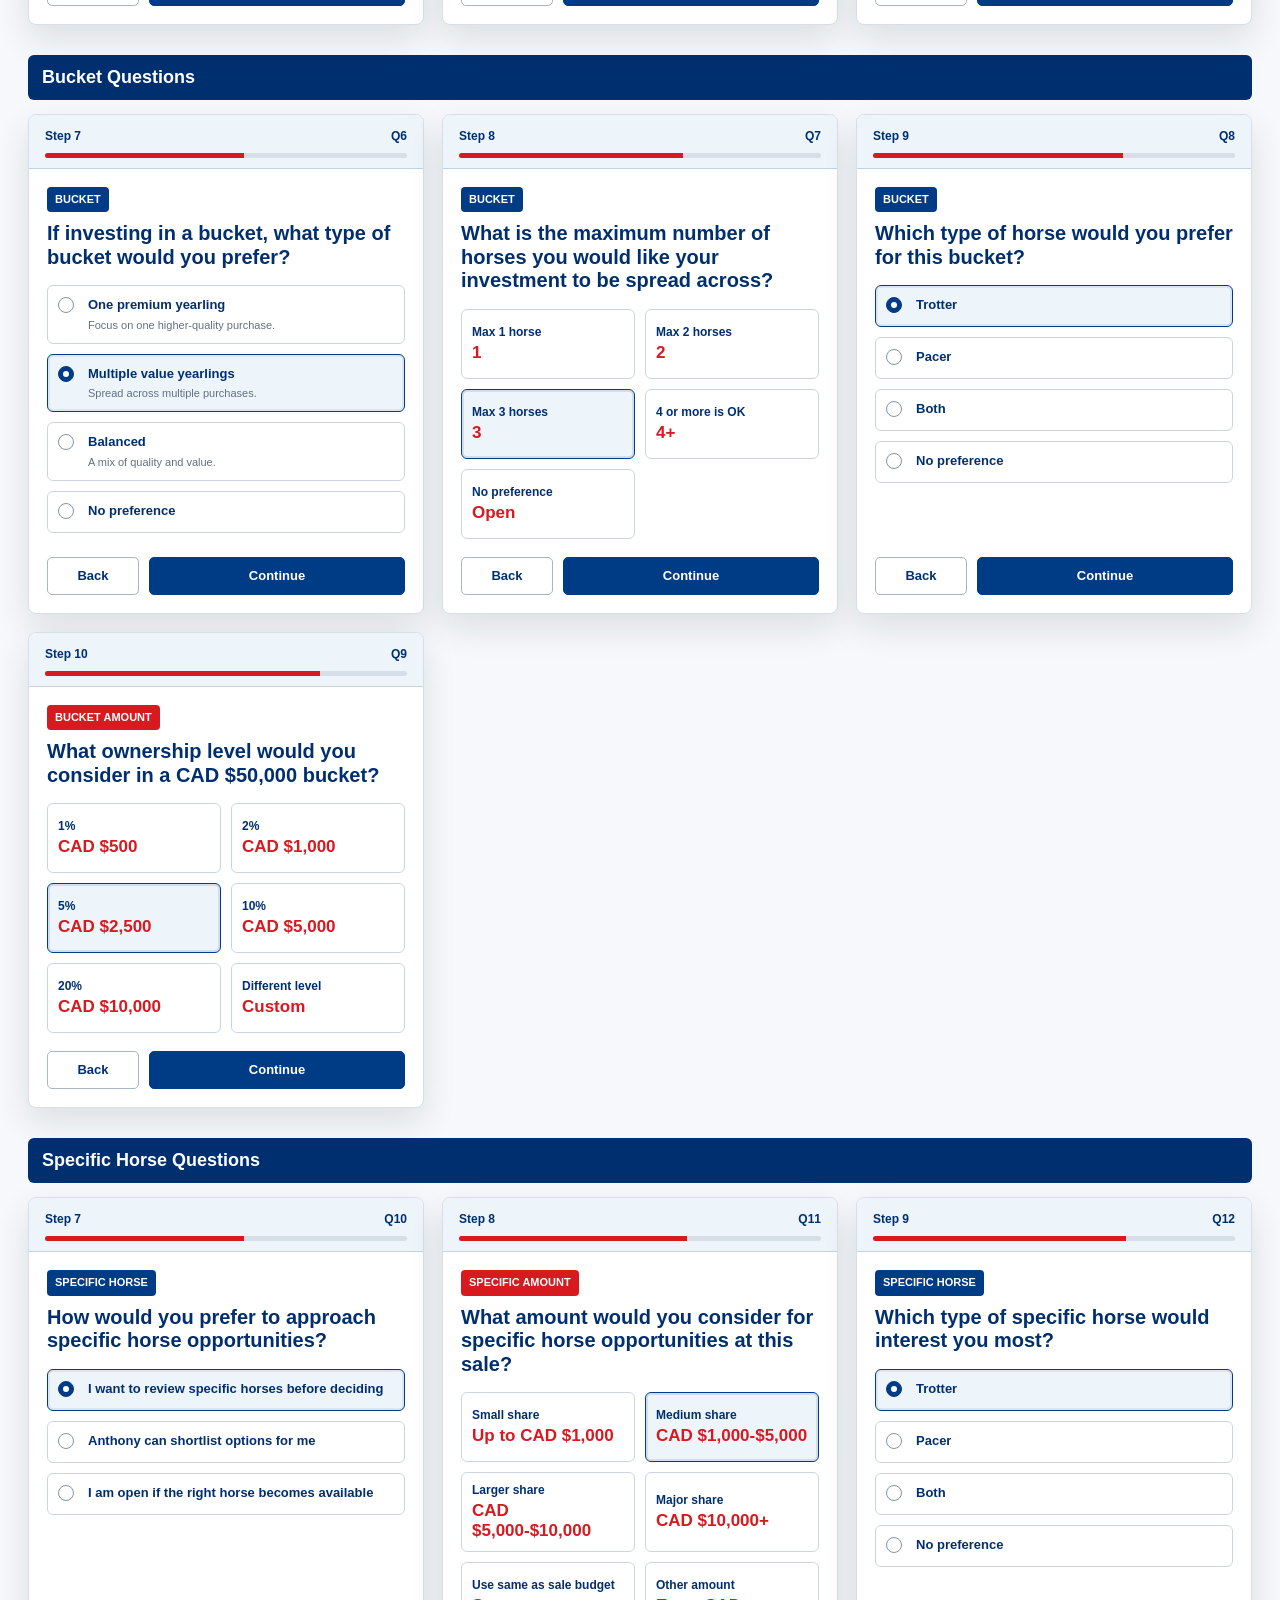
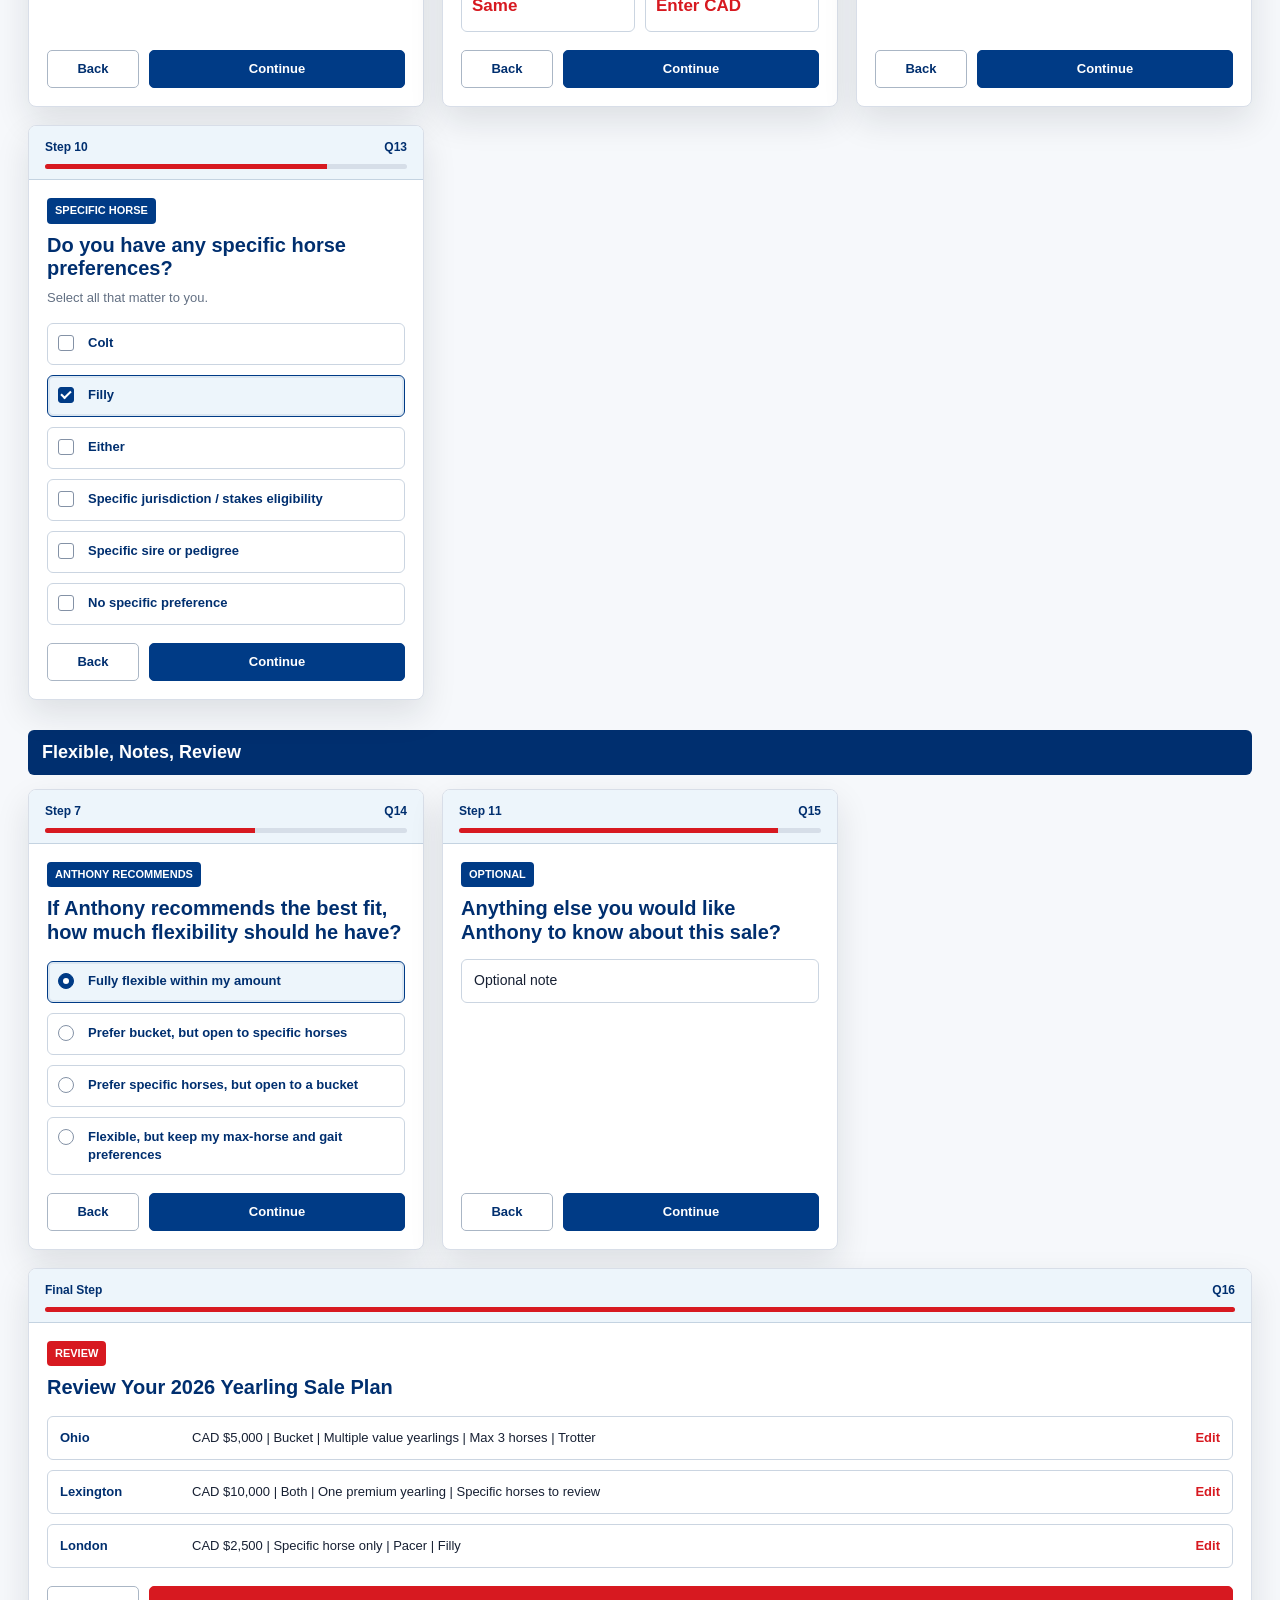
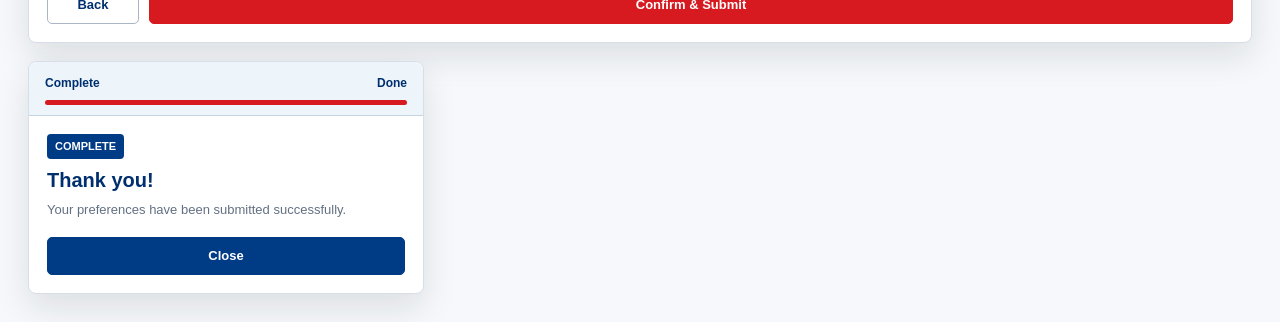
<file: Owner_Intake_Flow_Questions_v3_clean.html>
<!doctype html>
<html lang="nl">
<head>
  <meta charset="utf-8">
  <meta name="viewport" content="width=device-width, initial-scale=1">
  <title>TheStable.ca - Clean Owner Intake Questions</title>
  <style>
    :root {
      --stable-blue: #003b86;
      --stable-blue-dark: #002f6f;
      --stable-red: #d71920;
      --stable-light-blue: #c7dbea;
      --stable-pale-blue: #edf5fb;
      --ink: #172033;
      --muted: #637083;
      --bg: #f6f8fb;
      --panel: #ffffff;
      --line: #d8dee8;
      --shadow: 0 14px 34px rgba(16, 24, 40, 0.11);
    }

    * {
      box-sizing: border-box;
    }

    body {
      margin: 0;
      color: var(--ink);
      background: var(--bg);
      font-family: Arial, Helvetica, sans-serif;
      line-height: 1.4;
    }

    header {
      background: #fff;
      border-bottom: 5px solid var(--stable-blue);
    }

    .top-strip {
      height: 44px;
      background: var(--stable-blue);
    }

    .brand-row {
      display: flex;
      align-items: center;
      justify-content: space-between;
      gap: 24px;
      padding: 20px 34px 16px;
      border-bottom: 1px solid #d2dae4;
    }

    .brand-row img {
      width: 300px;
      max-width: 52vw;
      height: auto;
      display: block;
    }

    .brand-row nav {
      display: flex;
      flex-wrap: wrap;
      gap: 24px;
      color: var(--stable-blue-dark);
      font-size: 16px;
      font-weight: 800;
      text-transform: uppercase;
    }

    .hero {
      padding: 34px 34px 38px;
      color: #fff;
      background:
        linear-gradient(90deg, rgba(0, 59, 134, 0.97), rgba(0, 59, 134, 0.78)),
        linear-gradient(135deg, #183f73, #dfe8ef);
    }

    .hero h1 {
      max-width: 760px;
      margin: 0;
      font-size: clamp(30px, 4vw, 50px);
      line-height: 1.05;
      letter-spacing: 0;
    }

    main {
      max-width: 1420px;
      margin: 0 auto;
      padding: 28px;
    }

    .section-heading {
      margin: 30px 0 14px;
      padding: 10px 14px;
      color: #fff;
      background: var(--stable-blue-dark);
      border-radius: 6px;
      font-size: 18px;
      letter-spacing: 0;
    }

    .screens {
      display: grid;
      grid-template-columns: repeat(3, minmax(280px, 1fr));
      gap: 18px;
      align-items: stretch;
    }

    .screen {
      min-height: 100%;
      background: var(--panel);
      border: 1px solid var(--line);
      border-radius: 8px;
      box-shadow: var(--shadow);
      overflow: hidden;
      display: flex;
      flex-direction: column;
    }

    .screen-head {
      padding: 13px 16px 10px;
      background: var(--stable-pale-blue);
      border-bottom: 1px solid #c4d3e1;
    }

    .screen-meta {
      display: flex;
      justify-content: space-between;
      gap: 10px;
      color: var(--stable-blue-dark);
      font-size: 12px;
      font-weight: 800;
    }

    .progress {
      height: 5px;
      margin-top: 8px;
      border-radius: 999px;
      overflow: hidden;
      background: #d6dee8;
    }

    .progress span {
      display: block;
      height: 100%;
      background: var(--stable-red);
    }

    .screen-body {
      flex: 1;
      padding: 18px;
      display: flex;
      flex-direction: column;
    }

    .tag {
      align-self: flex-start;
      margin-bottom: 10px;
      padding: 5px 8px;
      color: #fff;
      background: var(--stable-blue);
      border-radius: 4px;
      font-size: 11px;
      font-weight: 800;
      text-transform: uppercase;
    }

    .tag.red {
      background: var(--stable-red);
    }

    h3 {
      margin: 0;
      color: var(--stable-blue-dark);
      font-size: 20px;
      line-height: 1.18;
      letter-spacing: 0;
    }

    .prompt {
      margin: 8px 0 0;
      color: var(--muted);
      font-size: 13px;
    }

    .options {
      display: grid;
      gap: 10px;
      margin-top: 16px;
    }

    .option {
      display: grid;
      grid-template-columns: 20px 1fr;
      gap: 10px;
      align-items: start;
      min-height: 42px;
      padding: 10px;
      border: 1px solid #cbd5e1;
      border-radius: 6px;
      background: #fff;
      font-size: 13px;
    }

    .option strong {
      color: var(--stable-blue-dark);
    }

    .option small {
      display: block;
      margin-top: 3px;
      color: var(--muted);
      font-size: 11px;
    }

    .selected {
      border-color: var(--stable-blue);
      background: var(--stable-pale-blue);
      box-shadow: inset 0 0 0 2px rgba(0, 59, 134, 0.08);
    }

    .check,
    .radio {
      width: 16px;
      height: 16px;
      display: grid;
      place-items: center;
      border: 1px solid #8492a6;
      background: #fff;
      margin-top: 1px;
    }

    .check {
      border-radius: 3px;
    }

    .radio {
      border-radius: 50%;
    }

    .selected .check,
    .selected .radio {
      background: var(--stable-blue);
      border-color: var(--stable-blue);
    }

    .selected .check::after {
      content: "";
      width: 8px;
      height: 4px;
      border-left: 2px solid #fff;
      border-bottom: 2px solid #fff;
      transform: rotate(-45deg) translate(1px, -1px);
    }

    .selected .radio::after {
      content: "";
      width: 6px;
      height: 6px;
      border-radius: 50%;
      background: #fff;
    }

    .button-options {
      display: grid;
      grid-template-columns: repeat(2, minmax(0, 1fr));
      gap: 10px;
      margin-top: 16px;
    }

    .choice-btn {
      min-height: 70px;
      border: 1px solid #cbd5e1;
      border-radius: 6px;
      background: #fff;
      padding: 10px;
      text-align: left;
      color: var(--stable-blue-dark);
      font-size: 12px;
      font-weight: 800;
    }

    .choice-btn span {
      display: block;
      margin-top: 4px;
      color: var(--stable-red);
      font-size: 17px;
      font-weight: 900;
    }

    .choice-btn small {
      display: block;
      margin-top: 3px;
      color: var(--muted);
      font-size: 11px;
      font-weight: 400;
    }

    .choice-btn.active {
      border-color: var(--stable-blue);
      background: var(--stable-pale-blue);
      box-shadow: inset 0 0 0 2px rgba(0, 59, 134, 0.12);
    }

    .input-row {
      display: grid;
      grid-template-columns: 70px 1fr;
      margin-top: 14px;
      border: 1px solid #cbd5e1;
      border-radius: 6px;
      overflow: hidden;
      background: #fff;
    }

    .input-row span {
      display: grid;
      place-items: center;
      min-height: 42px;
      background: var(--stable-pale-blue);
      border-right: 1px solid #cbd5e1;
      color: var(--stable-blue-dark);
      font-size: 12px;
      font-weight: 800;
    }

    .input-row b {
      display: flex;
      align-items: center;
      min-height: 42px;
      padding: 0 12px;
      color: var(--ink);
      font-size: 14px;
      font-weight: 500;
    }

    .footer-actions {
      display: grid;
      grid-template-columns: 92px 1fr;
      gap: 10px;
      margin-top: auto;
      padding-top: 18px;
    }

    .footer-actions.single {
      grid-template-columns: 1fr;
    }

    .btn {
      min-height: 38px;
      display: grid;
      place-items: center;
      border-radius: 5px;
      border: 1px solid #aab6c5;
      background: #fff;
      color: var(--stable-blue-dark);
      font-weight: 800;
      font-size: 13px;
    }

    .btn.primary {
      color: #fff;
      background: var(--stable-blue);
      border-color: var(--stable-blue);
    }

    .btn.red {
      color: #fff;
      background: var(--stable-red);
      border-color: var(--stable-red);
    }

    .wide {
      grid-column: span 3;
    }

    .review-list {
      display: grid;
      gap: 10px;
      margin-top: 16px;
    }

    .review-item {
      display: grid;
      grid-template-columns: 120px 1fr 70px;
      gap: 12px;
      align-items: start;
      padding: 12px;
      border: 1px solid #cbd5e1;
      border-radius: 6px;
      background: #fff;
      font-size: 13px;
    }

    .review-item strong {
      color: var(--stable-blue-dark);
    }

    .edit {
      color: var(--stable-red);
      font-weight: 800;
      text-align: right;
    }

    @media (max-width: 1080px) {
      .screens {
        grid-template-columns: repeat(2, minmax(260px, 1fr));
      }

      .wide {
        grid-column: span 2;
      }
    }

    @media (max-width: 720px) {
      .top-strip {
        height: 36px;
      }

      .brand-row {
        align-items: flex-start;
        flex-direction: column;
        padding: 18px;
      }

      .brand-row img {
        max-width: 90vw;
      }

      .brand-row nav {
        gap: 14px;
        font-size: 13px;
      }

      .hero {
        padding: 26px 20px 30px;
      }

      main {
        padding: 18px;
      }

      .screens,
      .wide,
      .button-options {
        grid-template-columns: 1fr;
        grid-column: auto;
      }

      .review-item {
        grid-template-columns: 1fr;
      }

      .edit {
        text-align: left;
      }
    }
  </style>
</head>
<body>
  <header>
    <div class="top-strip"></div>
    <div class="brand-row">
      <img src="assets/thestable-logo-official.png" alt="TheStable.ca logo">
      <nav aria-label="Navigation">
        <span>Own a Little</span>
        <span>Love It a Lot</span>
        <span>The Horses</span>
        <span>Connect</span>
      </nav>
    </div>
    <section class="hero">
      <h1>2026 Yearling Sale Planning</h1>
    </section>
  </header>

  <main>
    <h2 class="section-heading">Start</h2>
    <section class="screens">
      <article class="screen">
        <div class="screen-head">
          <div class="screen-meta"><span>Step 1</span><span>Welcome</span></div>
          <div class="progress"><span style="width: 5%"></span></div>
        </div>
        <div class="screen-body">
          <span class="tag">Welcome</span>
          <h3>2026 Yearling Sale Planning</h3>
          <p class="prompt">Help Anthony plan this year's yearling purchases and ownership opportunities.</p>
          <div class="footer-actions single">
            <span class="btn primary">Let's Get Started</span>
          </div>
        </div>
      </article>

      <article class="screen">
        <div class="screen-head">
          <div class="screen-meta"><span>Step 2</span><span>Q1</span></div>
          <div class="progress"><span style="width: 12%"></span></div>
        </div>
        <div class="screen-body">
          <span class="tag">Question</span>
          <h3>Are you interested in purchasing yearling shares in 2026?</h3>
          <div class="options">
            <div class="option selected"><span class="radio"></span><span><strong>Yes, I am interested</strong></span></div>
            <div class="option"><span class="radio"></span><span><strong>Maybe / I am not sure yet</strong></span></div>
            <div class="option"><span class="radio"></span><span><strong>No, not this year</strong></span></div>
          </div>
          <div class="footer-actions">
            <span class="btn">Back</span>
            <span class="btn primary">Continue</span>
          </div>
        </div>
      </article>

      <article class="screen">
        <div class="screen-head">
          <div class="screen-meta"><span>Step 3</span><span>Q2</span></div>
          <div class="progress"><span style="width: 20%"></span></div>
        </div>
        <div class="screen-body">
          <span class="tag">Question</span>
          <h3>Which yearling sales are you interested in this year?</h3>
          <p class="prompt">Select all that apply.</p>
          <div class="options">
            <div class="option selected"><span class="check"></span><span><strong>Ohio Selected Sale</strong></span></div>
            <div class="option selected"><span class="check"></span><span><strong>Lexington Selected Sale</strong></span></div>
            <div class="option"><span class="check"></span><span><strong>Harrisburg Sale</strong></span></div>
            <div class="option selected"><span class="check"></span><span><strong>London Selected Yearling Sale</strong></span></div>
            <div class="option"><span class="check"></span><span><strong>I am open to any sale</strong></span></div>
            <div class="option"><span class="check"></span><span><strong>I am not planning to purchase yearlings this year</strong></span></div>
          </div>
          <div class="footer-actions">
            <span class="btn">Back</span>
            <span class="btn primary">Continue</span>
          </div>
        </div>
      </article>
    </section>

    <h2 class="section-heading">Per Selected Sale</h2>
    <section class="screens">
      <article class="screen">
        <div class="screen-head">
          <div class="screen-meta"><span>Step 4</span><span>Q3</span></div>
          <div class="progress"><span style="width: 30%"></span></div>
        </div>
        <div class="screen-body">
          <span class="tag">Ohio selected sale</span>
          <h3>How likely are you to participate at the Ohio sale?</h3>
          <div class="options">
            <div class="option selected"><span class="radio"></span><span><strong>Very likely / serious interest</strong></span></div>
            <div class="option"><span class="radio"></span><span><strong>Maybe</strong></span></div>
            <div class="option"><span class="radio"></span><span><strong>Only if the right opportunity comes up</strong></span></div>
          </div>
          <div class="footer-actions">
            <span class="btn">Back</span>
            <span class="btn primary">Continue</span>
          </div>
        </div>
      </article>

      <article class="screen">
        <div class="screen-head">
          <div class="screen-meta"><span>Step 5</span><span>Q4</span></div>
          <div class="progress"><span style="width: 38%"></span></div>
        </div>
        <div class="screen-body">
          <span class="tag red">Amount</span>
          <h3>What approximate amount would you consider investing at the Ohio sale?</h3>
          <div class="button-options">
            <button class="choice-btn">1% share level<span>CAD $500</span><small>Based on CAD $50,000</small></button>
            <button class="choice-btn">2% share level<span>CAD $1,000</span><small>Based on CAD $50,000</small></button>
            <button class="choice-btn">5% share level<span>CAD $2,500</span><small>Based on CAD $50,000</small></button>
            <button class="choice-btn active">10% share level<span>CAD $5,000</span><small>Based on CAD $50,000</small></button>
            <button class="choice-btn">20% share level<span>CAD $10,000</span><small>Based on CAD $50,000</small></button>
            <button class="choice-btn">Other amount<span>Enter CAD</span></button>
          </div>
          <div class="input-row"><span>CAD $</span><b>Custom amount</b></div>
          <div class="footer-actions">
            <span class="btn">Back</span>
            <span class="btn primary">Continue</span>
          </div>
        </div>
      </article>

      <article class="screen">
        <div class="screen-head">
          <div class="screen-meta"><span>Step 6</span><span>Q5</span></div>
          <div class="progress"><span style="width: 46%"></span></div>
        </div>
        <div class="screen-body">
          <span class="tag">Participation</span>
          <h3>How would you like to participate at the Ohio sale?</h3>
          <div class="options">
            <div class="option selected"><span class="radio"></span><span><strong>Participate in a bucket</strong><small>Anthony can buy within a pre-planned bucket strategy.</small></span></div>
            <div class="option"><span class="radio"></span><span><strong>Buy specific horse(s) only</strong><small>I prefer to choose specific horses.</small></span></div>
            <div class="option"><span class="radio"></span><span><strong>Both</strong><small>I am open to a bucket and specific horses.</small></span></div>
            <div class="option"><span class="radio"></span><span><strong>Let Anthony recommend the best fit</strong></span></div>
            <div class="option"><span class="radio"></span><span><strong>Not sure yet</strong></span></div>
          </div>
          <div class="footer-actions">
            <span class="btn">Back</span>
            <span class="btn primary">Continue</span>
          </div>
        </div>
      </article>
    </section>

    <h2 class="section-heading">Bucket Questions</h2>
    <section class="screens">
      <article class="screen">
        <div class="screen-head">
          <div class="screen-meta"><span>Step 7</span><span>Q6</span></div>
          <div class="progress"><span style="width: 55%"></span></div>
        </div>
        <div class="screen-body">
          <span class="tag">Bucket</span>
          <h3>If investing in a bucket, what type of bucket would you prefer?</h3>
          <div class="options">
            <div class="option"><span class="radio"></span><span><strong>One premium yearling</strong><small>Focus on one higher-quality purchase.</small></span></div>
            <div class="option selected"><span class="radio"></span><span><strong>Multiple value yearlings</strong><small>Spread across multiple purchases.</small></span></div>
            <div class="option"><span class="radio"></span><span><strong>Balanced</strong><small>A mix of quality and value.</small></span></div>
            <div class="option"><span class="radio"></span><span><strong>No preference</strong></span></div>
          </div>
          <div class="footer-actions">
            <span class="btn">Back</span>
            <span class="btn primary">Continue</span>
          </div>
        </div>
      </article>

      <article class="screen">
        <div class="screen-head">
          <div class="screen-meta"><span>Step 8</span><span>Q7</span></div>
          <div class="progress"><span style="width: 62%"></span></div>
        </div>
        <div class="screen-body">
          <span class="tag">Bucket</span>
          <h3>What is the maximum number of horses you would like your investment to be spread across?</h3>
          <div class="button-options">
            <button class="choice-btn">Max 1 horse<span>1</span></button>
            <button class="choice-btn">Max 2 horses<span>2</span></button>
            <button class="choice-btn active">Max 3 horses<span>3</span></button>
            <button class="choice-btn">4 or more is OK<span>4+</span></button>
            <button class="choice-btn">No preference<span>Open</span></button>
          </div>
          <div class="footer-actions">
            <span class="btn">Back</span>
            <span class="btn primary">Continue</span>
          </div>
        </div>
      </article>

      <article class="screen">
        <div class="screen-head">
          <div class="screen-meta"><span>Step 9</span><span>Q8</span></div>
          <div class="progress"><span style="width: 69%"></span></div>
        </div>
        <div class="screen-body">
          <span class="tag">Bucket</span>
          <h3>Which type of horse would you prefer for this bucket?</h3>
          <div class="options">
            <div class="option selected"><span class="radio"></span><span><strong>Trotter</strong></span></div>
            <div class="option"><span class="radio"></span><span><strong>Pacer</strong></span></div>
            <div class="option"><span class="radio"></span><span><strong>Both</strong></span></div>
            <div class="option"><span class="radio"></span><span><strong>No preference</strong></span></div>
          </div>
          <div class="footer-actions">
            <span class="btn">Back</span>
            <span class="btn primary">Continue</span>
          </div>
        </div>
      </article>

      <article class="screen">
        <div class="screen-head">
          <div class="screen-meta"><span>Step 10</span><span>Q9</span></div>
          <div class="progress"><span style="width: 76%"></span></div>
        </div>
        <div class="screen-body">
          <span class="tag red">Bucket amount</span>
          <h3>What ownership level would you consider in a CAD $50,000 bucket?</h3>
          <div class="button-options">
            <button class="choice-btn">1%<span>CAD $500</span></button>
            <button class="choice-btn">2%<span>CAD $1,000</span></button>
            <button class="choice-btn active">5%<span>CAD $2,500</span></button>
            <button class="choice-btn">10%<span>CAD $5,000</span></button>
            <button class="choice-btn">20%<span>CAD $10,000</span></button>
            <button class="choice-btn">Different level<span>Custom</span></button>
          </div>
          <div class="footer-actions">
            <span class="btn">Back</span>
            <span class="btn primary">Continue</span>
          </div>
        </div>
      </article>
    </section>

    <h2 class="section-heading">Specific Horse Questions</h2>
    <section class="screens">
      <article class="screen">
        <div class="screen-head">
          <div class="screen-meta"><span>Step 7</span><span>Q10</span></div>
          <div class="progress"><span style="width: 55%"></span></div>
        </div>
        <div class="screen-body">
          <span class="tag">Specific horse</span>
          <h3>How would you prefer to approach specific horse opportunities?</h3>
          <div class="options">
            <div class="option selected"><span class="radio"></span><span><strong>I want to review specific horses before deciding</strong></span></div>
            <div class="option"><span class="radio"></span><span><strong>Anthony can shortlist options for me</strong></span></div>
            <div class="option"><span class="radio"></span><span><strong>I am open if the right horse becomes available</strong></span></div>
          </div>
          <div class="footer-actions">
            <span class="btn">Back</span>
            <span class="btn primary">Continue</span>
          </div>
        </div>
      </article>

      <article class="screen">
        <div class="screen-head">
          <div class="screen-meta"><span>Step 8</span><span>Q11</span></div>
          <div class="progress"><span style="width: 63%"></span></div>
        </div>
        <div class="screen-body">
          <span class="tag red">Specific amount</span>
          <h3>What amount would you consider for specific horse opportunities at this sale?</h3>
          <div class="button-options">
            <button class="choice-btn">Small share<span>Up to CAD $1,000</span></button>
            <button class="choice-btn active">Medium share<span>CAD $1,000-$5,000</span></button>
            <button class="choice-btn">Larger share<span>CAD $5,000-$10,000</span></button>
            <button class="choice-btn">Major share<span>CAD $10,000+</span></button>
            <button class="choice-btn">Use same as sale budget<span>Same</span></button>
            <button class="choice-btn">Other amount<span>Enter CAD</span></button>
          </div>
          <div class="footer-actions">
            <span class="btn">Back</span>
            <span class="btn primary">Continue</span>
          </div>
        </div>
      </article>

      <article class="screen">
        <div class="screen-head">
          <div class="screen-meta"><span>Step 9</span><span>Q12</span></div>
          <div class="progress"><span style="width: 70%"></span></div>
        </div>
        <div class="screen-body">
          <span class="tag">Specific horse</span>
          <h3>Which type of specific horse would interest you most?</h3>
          <div class="options">
            <div class="option selected"><span class="radio"></span><span><strong>Trotter</strong></span></div>
            <div class="option"><span class="radio"></span><span><strong>Pacer</strong></span></div>
            <div class="option"><span class="radio"></span><span><strong>Both</strong></span></div>
            <div class="option"><span class="radio"></span><span><strong>No preference</strong></span></div>
          </div>
          <div class="footer-actions">
            <span class="btn">Back</span>
            <span class="btn primary">Continue</span>
          </div>
        </div>
      </article>

      <article class="screen">
        <div class="screen-head">
          <div class="screen-meta"><span>Step 10</span><span>Q13</span></div>
          <div class="progress"><span style="width: 78%"></span></div>
        </div>
        <div class="screen-body">
          <span class="tag">Specific horse</span>
          <h3>Do you have any specific horse preferences?</h3>
          <p class="prompt">Select all that matter to you.</p>
          <div class="options">
            <div class="option"><span class="check"></span><span><strong>Colt</strong></span></div>
            <div class="option selected"><span class="check"></span><span><strong>Filly</strong></span></div>
            <div class="option"><span class="check"></span><span><strong>Either</strong></span></div>
            <div class="option"><span class="check"></span><span><strong>Specific jurisdiction / stakes eligibility</strong></span></div>
            <div class="option"><span class="check"></span><span><strong>Specific sire or pedigree</strong></span></div>
            <div class="option"><span class="check"></span><span><strong>No specific preference</strong></span></div>
          </div>
          <div class="footer-actions">
            <span class="btn">Back</span>
            <span class="btn primary">Continue</span>
          </div>
        </div>
      </article>
    </section>

    <h2 class="section-heading">Flexible, Notes, Review</h2>
    <section class="screens">
      <article class="screen">
        <div class="screen-head">
          <div class="screen-meta"><span>Step 7</span><span>Q14</span></div>
          <div class="progress"><span style="width: 58%"></span></div>
        </div>
        <div class="screen-body">
          <span class="tag">Anthony recommends</span>
          <h3>If Anthony recommends the best fit, how much flexibility should he have?</h3>
          <div class="options">
            <div class="option selected"><span class="radio"></span><span><strong>Fully flexible within my amount</strong></span></div>
            <div class="option"><span class="radio"></span><span><strong>Prefer bucket, but open to specific horses</strong></span></div>
            <div class="option"><span class="radio"></span><span><strong>Prefer specific horses, but open to a bucket</strong></span></div>
            <div class="option"><span class="radio"></span><span><strong>Flexible, but keep my max-horse and gait preferences</strong></span></div>
          </div>
          <div class="footer-actions">
            <span class="btn">Back</span>
            <span class="btn primary">Continue</span>
          </div>
        </div>
      </article>

      <article class="screen">
        <div class="screen-head">
          <div class="screen-meta"><span>Step 11</span><span>Q15</span></div>
          <div class="progress"><span style="width: 88%"></span></div>
        </div>
        <div class="screen-body">
          <span class="tag">Optional</span>
          <h3>Anything else you would like Anthony to know about this sale?</h3>
          <div class="input-row" style="grid-template-columns: 1fr;"><b>Optional note</b></div>
          <div class="footer-actions">
            <span class="btn">Back</span>
            <span class="btn primary">Continue</span>
          </div>
        </div>
      </article>

      <article class="screen wide">
        <div class="screen-head">
          <div class="screen-meta"><span>Final Step</span><span>Q16</span></div>
          <div class="progress"><span style="width: 100%"></span></div>
        </div>
        <div class="screen-body">
          <span class="tag red">Review</span>
          <h3>Review Your 2026 Yearling Sale Plan</h3>
          <div class="review-list">
            <div class="review-item">
              <strong>Ohio</strong>
              <span>CAD $5,000 | Bucket | Multiple value yearlings | Max 3 horses | Trotter</span>
              <span class="edit">Edit</span>
            </div>
            <div class="review-item">
              <strong>Lexington</strong>
              <span>CAD $10,000 | Both | One premium yearling | Specific horses to review</span>
              <span class="edit">Edit</span>
            </div>
            <div class="review-item">
              <strong>London</strong>
              <span>CAD $2,500 | Specific horse only | Pacer | Filly</span>
              <span class="edit">Edit</span>
            </div>
          </div>
          <div class="footer-actions">
            <span class="btn">Back</span>
            <span class="btn red">Confirm & Submit</span>
          </div>
        </div>
      </article>

      <article class="screen">
        <div class="screen-head">
          <div class="screen-meta"><span>Complete</span><span>Done</span></div>
          <div class="progress"><span style="width: 100%"></span></div>
        </div>
        <div class="screen-body">
          <span class="tag">Complete</span>
          <h3>Thank you!</h3>
          <p class="prompt">Your preferences have been submitted successfully.</p>
          <div class="footer-actions single">
            <span class="btn primary">Close</span>
          </div>
        </div>
      </article>
    </section>
  </main>
</body>
</html>
</file>
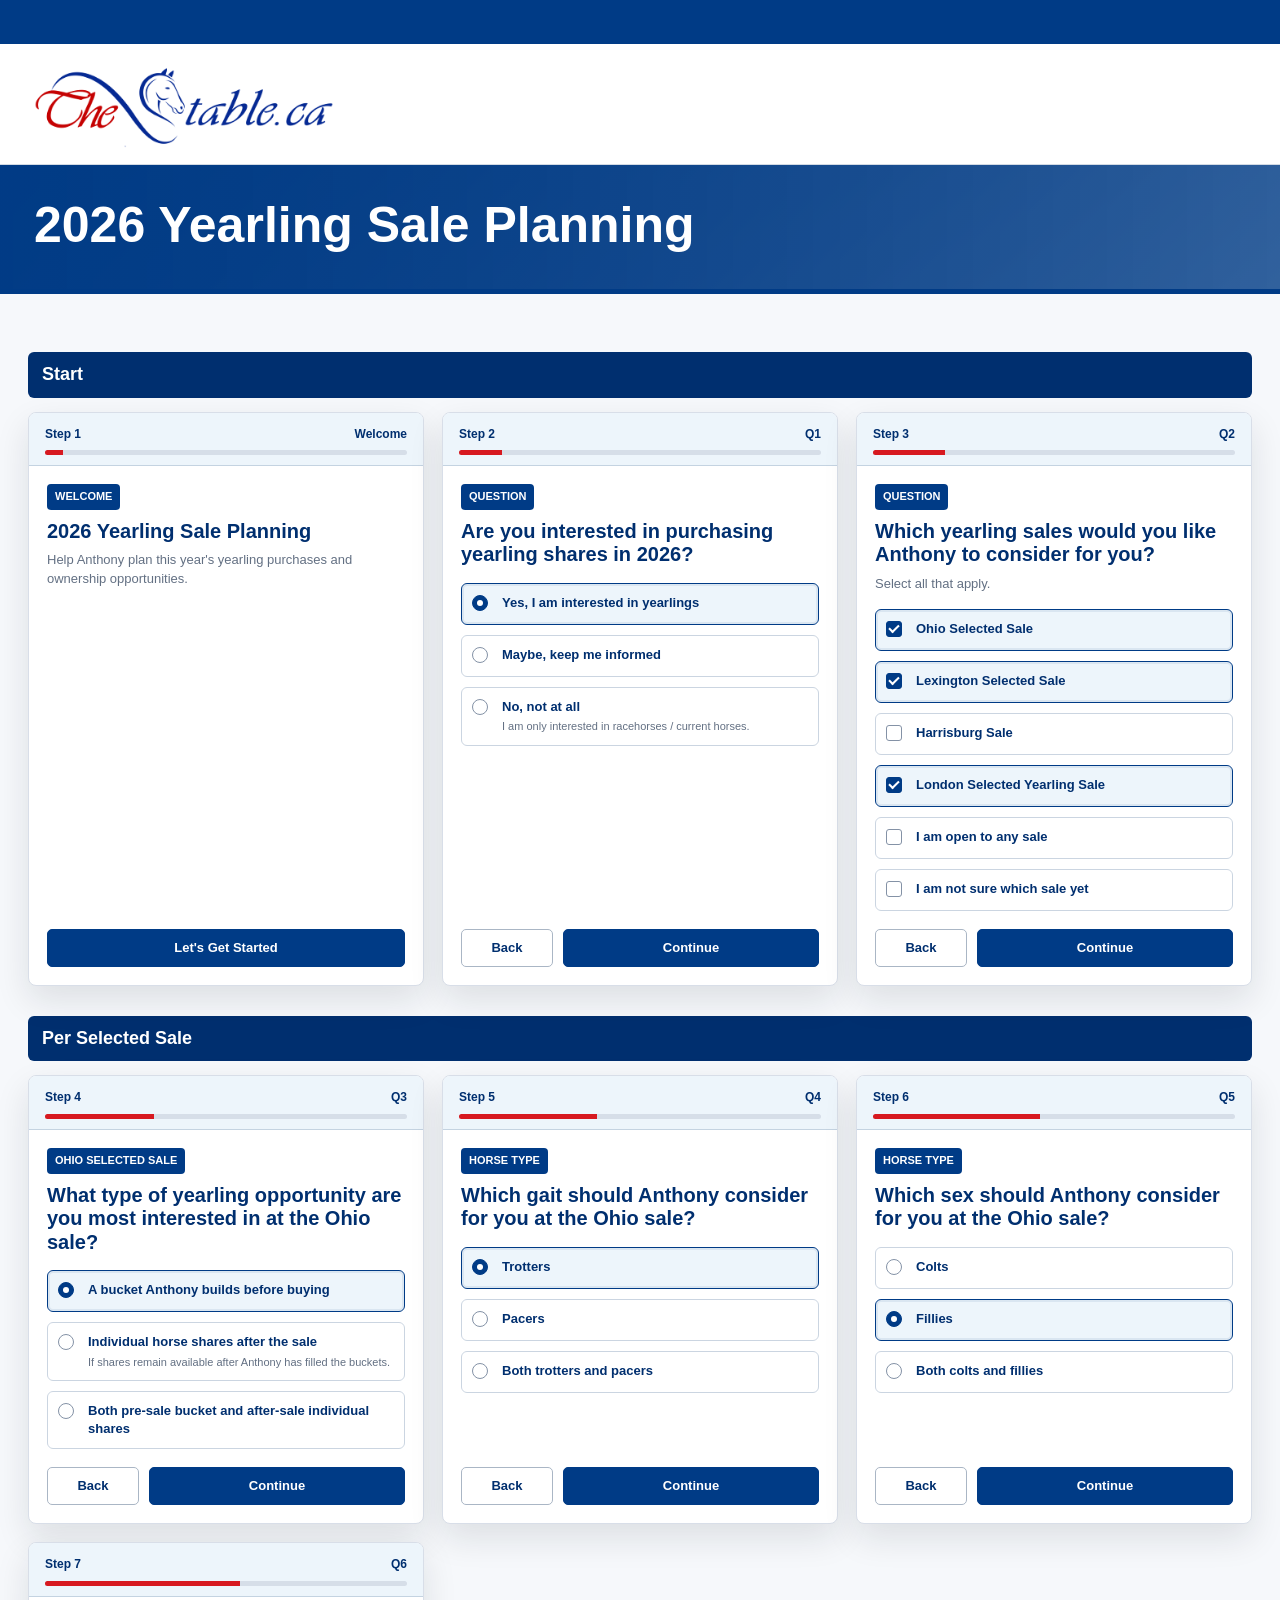
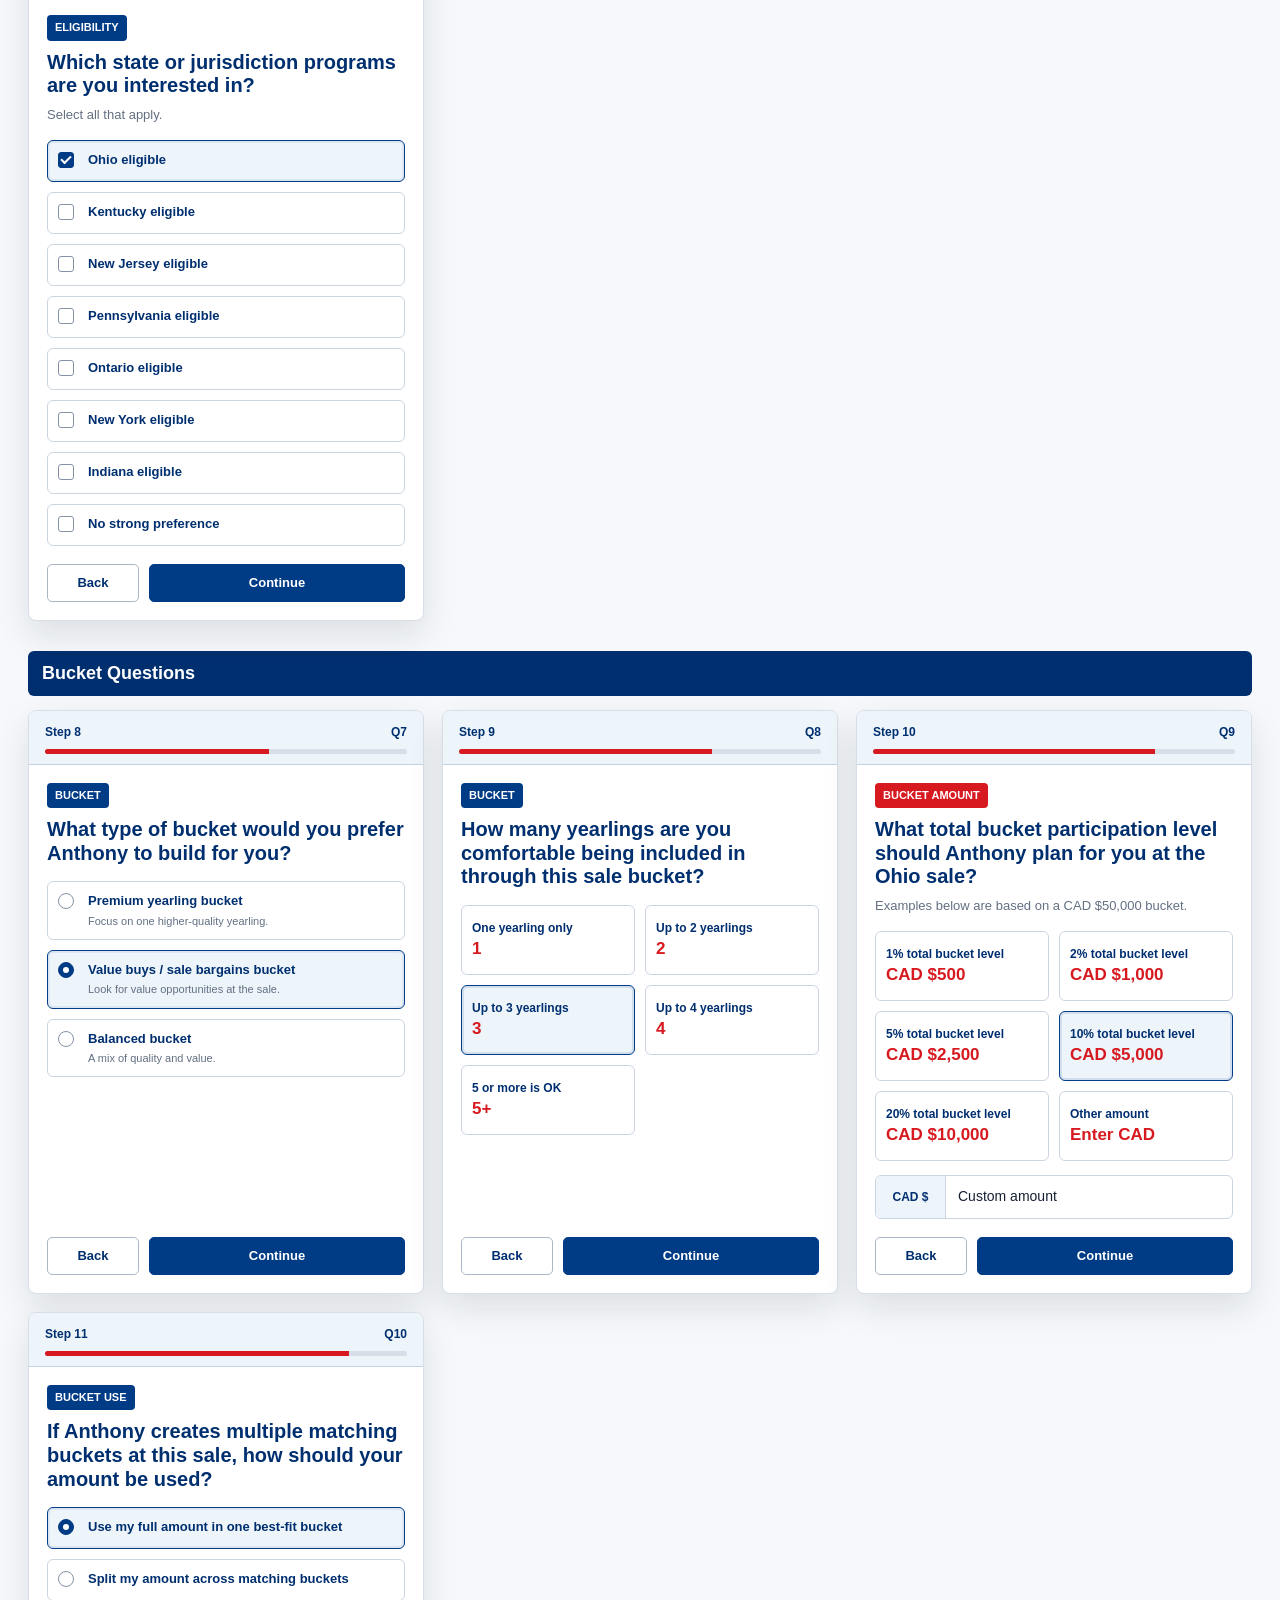
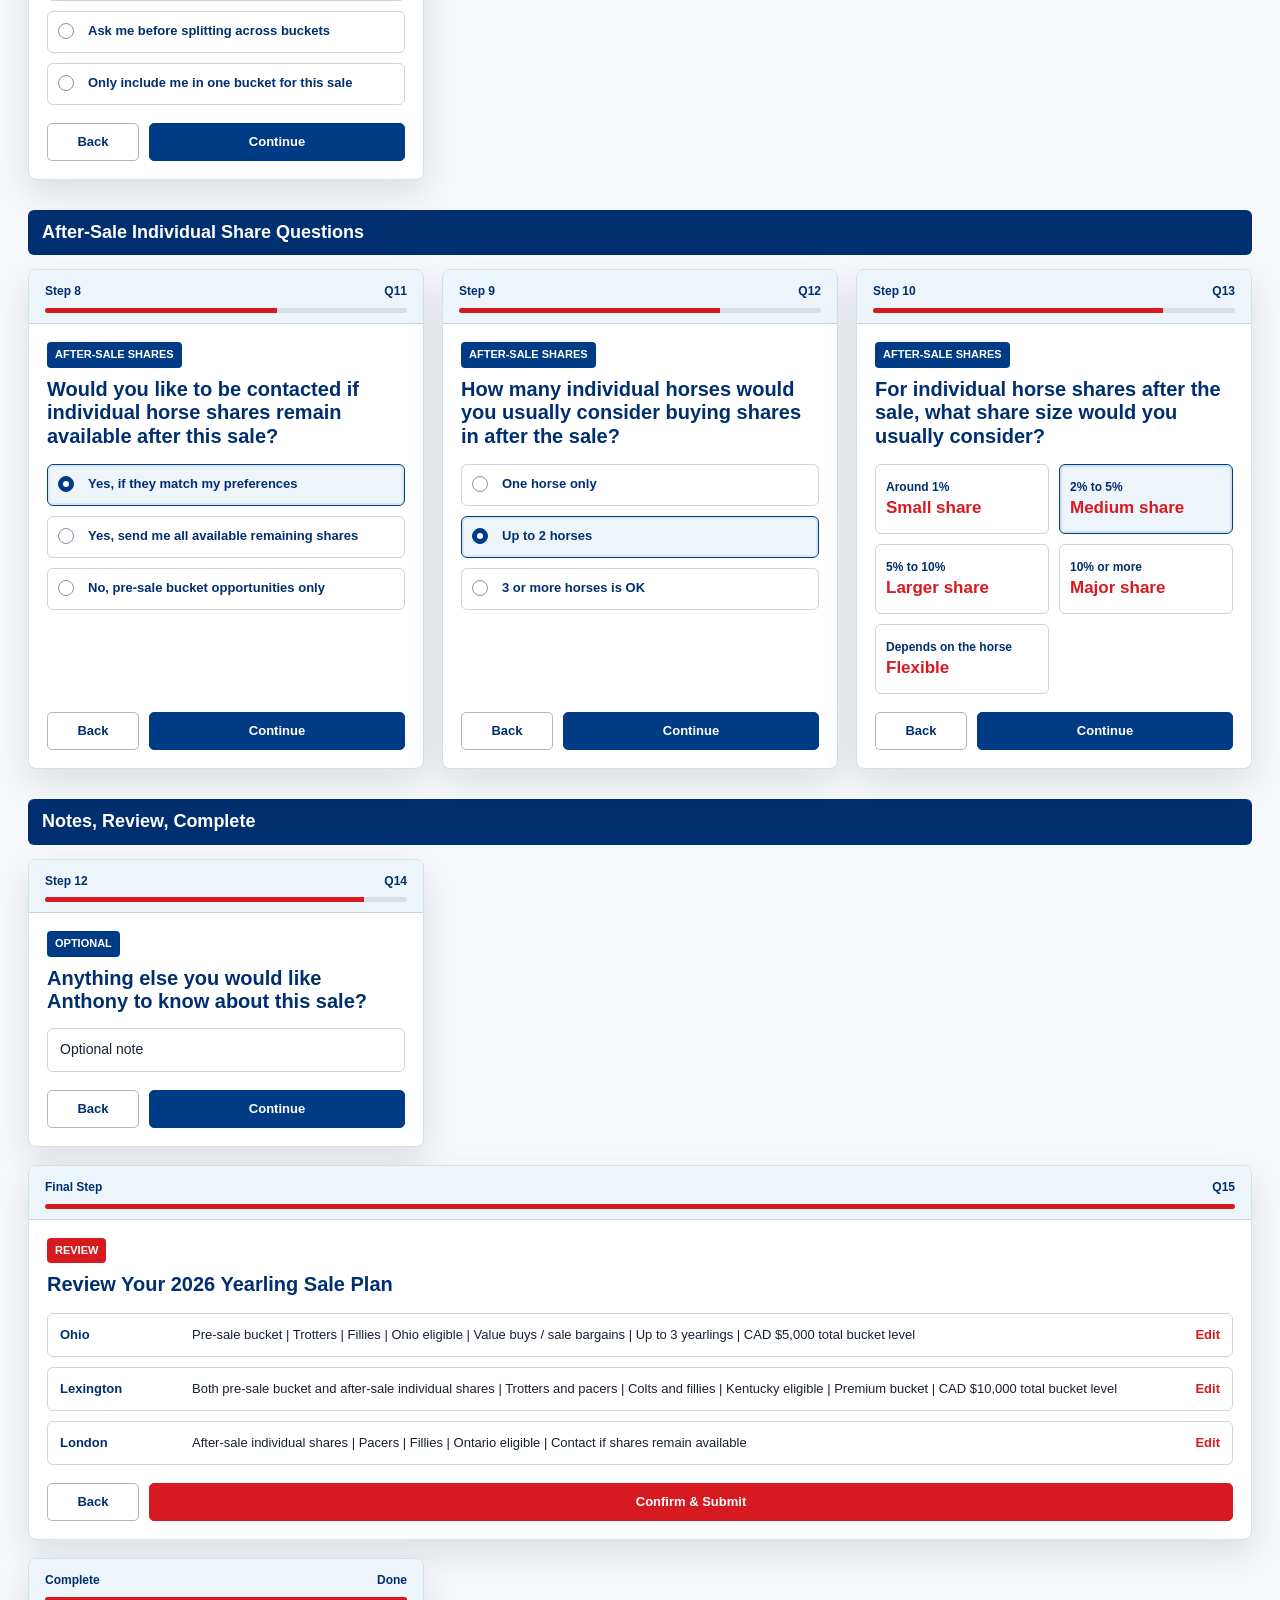
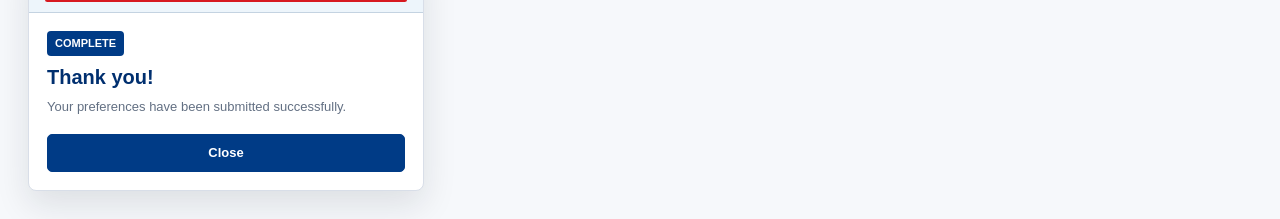
<file: Owner_Intake_Flow_Questions_v4_clean.html>
<!doctype html>
<html lang="nl">
<head>
  <meta charset="utf-8">
  <meta name="viewport" content="width=device-width, initial-scale=1">
  <title>TheStable.ca - Yearling Intake Flow V4</title>
  <style>
    :root {
      --stable-blue: #003b86;
      --stable-blue-dark: #002f6f;
      --stable-red: #d71920;
      --stable-pale-blue: #edf5fb;
      --ink: #172033;
      --muted: #637083;
      --bg: #f6f8fb;
      --panel: #ffffff;
      --line: #d8dee8;
      --shadow: 0 14px 34px rgba(16, 24, 40, 0.11);
    }

    * {
      box-sizing: border-box;
    }

    body {
      margin: 0;
      color: var(--ink);
      background: var(--bg);
      font-family: Arial, Helvetica, sans-serif;
      line-height: 1.4;
    }

    header {
      background: #fff;
      border-bottom: 5px solid var(--stable-blue);
    }

    .top-strip {
      height: 44px;
      background: var(--stable-blue);
    }

    .brand-row {
      display: flex;
      align-items: center;
      padding: 20px 34px 16px;
      border-bottom: 1px solid #d2dae4;
    }

    .brand-row img {
      width: 300px;
      max-width: 78vw;
      height: auto;
      display: block;
    }

    .hero {
      padding: 34px 34px 38px;
      color: #fff;
      background:
        linear-gradient(90deg, rgba(0, 59, 134, 0.97), rgba(0, 59, 134, 0.78)),
        linear-gradient(135deg, #183f73, #dfe8ef);
    }

    .hero h1 {
      max-width: 760px;
      margin: 0;
      font-size: clamp(30px, 4vw, 50px);
      line-height: 1.05;
      letter-spacing: 0;
    }

    main {
      max-width: 1420px;
      margin: 0 auto;
      padding: 28px;
    }

    .section-heading {
      margin: 30px 0 14px;
      padding: 10px 14px;
      color: #fff;
      background: var(--stable-blue-dark);
      border-radius: 6px;
      font-size: 18px;
      letter-spacing: 0;
    }

    .screens {
      display: grid;
      grid-template-columns: repeat(3, minmax(280px, 1fr));
      gap: 18px;
      align-items: stretch;
    }

    .screen {
      min-height: 100%;
      background: var(--panel);
      border: 1px solid var(--line);
      border-radius: 8px;
      box-shadow: var(--shadow);
      overflow: hidden;
      display: flex;
      flex-direction: column;
    }

    .screen-head {
      padding: 13px 16px 10px;
      background: var(--stable-pale-blue);
      border-bottom: 1px solid #c4d3e1;
    }

    .screen-meta {
      display: flex;
      justify-content: space-between;
      gap: 10px;
      color: var(--stable-blue-dark);
      font-size: 12px;
      font-weight: 800;
    }

    .progress {
      height: 5px;
      margin-top: 8px;
      border-radius: 999px;
      overflow: hidden;
      background: #d6dee8;
    }

    .progress span {
      display: block;
      height: 100%;
      background: var(--stable-red);
    }

    .screen-body {
      flex: 1;
      padding: 18px;
      display: flex;
      flex-direction: column;
    }

    .tag {
      align-self: flex-start;
      margin-bottom: 10px;
      padding: 5px 8px;
      color: #fff;
      background: var(--stable-blue);
      border-radius: 4px;
      font-size: 11px;
      font-weight: 800;
      text-transform: uppercase;
    }

    .tag.red {
      background: var(--stable-red);
    }

    h3 {
      margin: 0;
      color: var(--stable-blue-dark);
      font-size: 20px;
      line-height: 1.18;
      letter-spacing: 0;
    }

    .prompt {
      margin: 8px 0 0;
      color: var(--muted);
      font-size: 13px;
    }

    .options {
      display: grid;
      gap: 10px;
      margin-top: 16px;
    }

    .option {
      display: grid;
      grid-template-columns: 20px 1fr;
      gap: 10px;
      align-items: start;
      min-height: 42px;
      padding: 10px;
      border: 1px solid #cbd5e1;
      border-radius: 6px;
      background: #fff;
      font-size: 13px;
    }

    .option strong {
      color: var(--stable-blue-dark);
    }

    .option small {
      display: block;
      margin-top: 3px;
      color: var(--muted);
      font-size: 11px;
    }

    .selected {
      border-color: var(--stable-blue);
      background: var(--stable-pale-blue);
      box-shadow: inset 0 0 0 2px rgba(0, 59, 134, 0.08);
    }

    .check,
    .radio {
      width: 16px;
      height: 16px;
      display: grid;
      place-items: center;
      border: 1px solid #8492a6;
      background: #fff;
      margin-top: 1px;
    }

    .check {
      border-radius: 3px;
    }

    .radio {
      border-radius: 50%;
    }

    .selected .check,
    .selected .radio {
      background: var(--stable-blue);
      border-color: var(--stable-blue);
    }

    .selected .check::after {
      content: "";
      width: 8px;
      height: 4px;
      border-left: 2px solid #fff;
      border-bottom: 2px solid #fff;
      transform: rotate(-45deg) translate(1px, -1px);
    }

    .selected .radio::after {
      content: "";
      width: 6px;
      height: 6px;
      border-radius: 50%;
      background: #fff;
    }

    .button-options {
      display: grid;
      grid-template-columns: repeat(2, minmax(0, 1fr));
      gap: 10px;
      margin-top: 16px;
    }

    .choice-btn {
      min-height: 70px;
      border: 1px solid #cbd5e1;
      border-radius: 6px;
      background: #fff;
      padding: 10px;
      text-align: left;
      color: var(--stable-blue-dark);
      font-size: 12px;
      font-weight: 800;
    }

    .choice-btn span {
      display: block;
      margin-top: 4px;
      color: var(--stable-red);
      font-size: 17px;
      font-weight: 900;
    }

    .choice-btn small {
      display: block;
      margin-top: 3px;
      color: var(--muted);
      font-size: 11px;
      font-weight: 400;
    }

    .choice-btn.active {
      border-color: var(--stable-blue);
      background: var(--stable-pale-blue);
      box-shadow: inset 0 0 0 2px rgba(0, 59, 134, 0.12);
    }

    .input-row {
      display: grid;
      grid-template-columns: 70px 1fr;
      margin-top: 14px;
      border: 1px solid #cbd5e1;
      border-radius: 6px;
      overflow: hidden;
      background: #fff;
    }

    .input-row span {
      display: grid;
      place-items: center;
      min-height: 42px;
      background: var(--stable-pale-blue);
      border-right: 1px solid #cbd5e1;
      color: var(--stable-blue-dark);
      font-size: 12px;
      font-weight: 800;
    }

    .input-row b {
      display: flex;
      align-items: center;
      min-height: 42px;
      padding: 0 12px;
      color: var(--ink);
      font-size: 14px;
      font-weight: 500;
    }

    .footer-actions {
      display: grid;
      grid-template-columns: 92px 1fr;
      gap: 10px;
      margin-top: auto;
      padding-top: 18px;
    }

    .footer-actions.single {
      grid-template-columns: 1fr;
    }

    .btn {
      min-height: 38px;
      display: grid;
      place-items: center;
      border-radius: 5px;
      border: 1px solid #aab6c5;
      background: #fff;
      color: var(--stable-blue-dark);
      font-weight: 800;
      font-size: 13px;
    }

    .btn.primary {
      color: #fff;
      background: var(--stable-blue);
      border-color: var(--stable-blue);
    }

    .btn.red {
      color: #fff;
      background: var(--stable-red);
      border-color: var(--stable-red);
    }

    .wide {
      grid-column: span 3;
    }

    .review-list {
      display: grid;
      gap: 10px;
      margin-top: 16px;
    }

    .review-item {
      display: grid;
      grid-template-columns: 120px 1fr 70px;
      gap: 12px;
      align-items: start;
      padding: 12px;
      border: 1px solid #cbd5e1;
      border-radius: 6px;
      background: #fff;
      font-size: 13px;
    }

    .review-item strong {
      color: var(--stable-blue-dark);
    }

    .edit {
      color: var(--stable-red);
      font-weight: 800;
      text-align: right;
    }

    @media (max-width: 1080px) {
      .screens {
        grid-template-columns: repeat(2, minmax(260px, 1fr));
      }

      .wide {
        grid-column: span 2;
      }
    }

    @media (max-width: 720px) {
      .top-strip {
        height: 36px;
      }

      .brand-row {
        padding: 18px;
      }

      .brand-row img {
        max-width: 90vw;
      }

      .hero {
        padding: 26px 20px 30px;
      }

      main {
        padding: 18px;
      }

      .screens,
      .wide,
      .button-options {
        grid-template-columns: 1fr;
        grid-column: auto;
      }

      .review-item {
        grid-template-columns: 1fr;
      }

      .edit {
        text-align: left;
      }
    }
  </style>
</head>
<body>
  <header>
    <div class="top-strip"></div>
    <div class="brand-row">
      <img src="assets/thestable-logo-official.png" alt="TheStable.ca logo">
    </div>
    <section class="hero">
      <h1>2026 Yearling Sale Planning</h1>
    </section>
  </header>

  <main>
    <h2 class="section-heading">Start</h2>
    <section class="screens">
      <article class="screen">
        <div class="screen-head">
          <div class="screen-meta"><span>Step 1</span><span>Welcome</span></div>
          <div class="progress"><span style="width: 5%"></span></div>
        </div>
        <div class="screen-body">
          <span class="tag">Welcome</span>
          <h3>2026 Yearling Sale Planning</h3>
          <p class="prompt">Help Anthony plan this year's yearling purchases and ownership opportunities.</p>
          <div class="footer-actions single">
            <span class="btn primary">Let's Get Started</span>
          </div>
        </div>
      </article>

      <article class="screen">
        <div class="screen-head">
          <div class="screen-meta"><span>Step 2</span><span>Q1</span></div>
          <div class="progress"><span style="width: 12%"></span></div>
        </div>
        <div class="screen-body">
          <span class="tag">Question</span>
          <h3>Are you interested in purchasing yearling shares in 2026?</h3>
          <div class="options">
            <div class="option selected"><span class="radio"></span><span><strong>Yes, I am interested in yearlings</strong></span></div>
            <div class="option"><span class="radio"></span><span><strong>Maybe, keep me informed</strong></span></div>
            <div class="option"><span class="radio"></span><span><strong>No, not at all</strong><small>I am only interested in racehorses / current horses.</small></span></div>
          </div>
          <div class="footer-actions">
            <span class="btn">Back</span>
            <span class="btn primary">Continue</span>
          </div>
        </div>
      </article>

      <article class="screen">
        <div class="screen-head">
          <div class="screen-meta"><span>Step 3</span><span>Q2</span></div>
          <div class="progress"><span style="width: 20%"></span></div>
        </div>
        <div class="screen-body">
          <span class="tag">Question</span>
          <h3>Which yearling sales would you like Anthony to consider for you?</h3>
          <p class="prompt">Select all that apply.</p>
          <div class="options">
            <div class="option selected"><span class="check"></span><span><strong>Ohio Selected Sale</strong></span></div>
            <div class="option selected"><span class="check"></span><span><strong>Lexington Selected Sale</strong></span></div>
            <div class="option"><span class="check"></span><span><strong>Harrisburg Sale</strong></span></div>
            <div class="option selected"><span class="check"></span><span><strong>London Selected Yearling Sale</strong></span></div>
            <div class="option"><span class="check"></span><span><strong>I am open to any sale</strong></span></div>
            <div class="option"><span class="check"></span><span><strong>I am not sure which sale yet</strong></span></div>
          </div>
          <div class="footer-actions">
            <span class="btn">Back</span>
            <span class="btn primary">Continue</span>
          </div>
        </div>
      </article>
    </section>

    <h2 class="section-heading">Per Selected Sale</h2>
    <section class="screens">
      <article class="screen">
        <div class="screen-head">
          <div class="screen-meta"><span>Step 4</span><span>Q3</span></div>
          <div class="progress"><span style="width: 30%"></span></div>
        </div>
        <div class="screen-body">
          <span class="tag">Ohio selected sale</span>
          <h3>What type of yearling opportunity are you most interested in at the Ohio sale?</h3>
          <div class="options">
            <div class="option selected"><span class="radio"></span><span><strong>A bucket Anthony builds before buying</strong></span></div>
            <div class="option"><span class="radio"></span><span><strong>Individual horse shares after the sale</strong><small>If shares remain available after Anthony has filled the buckets.</small></span></div>
            <div class="option"><span class="radio"></span><span><strong>Both pre-sale bucket and after-sale individual shares</strong></span></div>
          </div>
          <div class="footer-actions">
            <span class="btn">Back</span>
            <span class="btn primary">Continue</span>
          </div>
        </div>
      </article>

      <article class="screen">
        <div class="screen-head">
          <div class="screen-meta"><span>Step 5</span><span>Q4</span></div>
          <div class="progress"><span style="width: 38%"></span></div>
        </div>
        <div class="screen-body">
          <span class="tag">Horse type</span>
          <h3>Which gait should Anthony consider for you at the Ohio sale?</h3>
          <div class="options">
            <div class="option selected"><span class="radio"></span><span><strong>Trotters</strong></span></div>
            <div class="option"><span class="radio"></span><span><strong>Pacers</strong></span></div>
            <div class="option"><span class="radio"></span><span><strong>Both trotters and pacers</strong></span></div>
          </div>
          <div class="footer-actions">
            <span class="btn">Back</span>
            <span class="btn primary">Continue</span>
          </div>
        </div>
      </article>

      <article class="screen">
        <div class="screen-head">
          <div class="screen-meta"><span>Step 6</span><span>Q5</span></div>
          <div class="progress"><span style="width: 46%"></span></div>
        </div>
        <div class="screen-body">
          <span class="tag">Horse type</span>
          <h3>Which sex should Anthony consider for you at the Ohio sale?</h3>
          <div class="options">
            <div class="option"><span class="radio"></span><span><strong>Colts</strong></span></div>
            <div class="option selected"><span class="radio"></span><span><strong>Fillies</strong></span></div>
            <div class="option"><span class="radio"></span><span><strong>Both colts and fillies</strong></span></div>
          </div>
          <div class="footer-actions">
            <span class="btn">Back</span>
            <span class="btn primary">Continue</span>
          </div>
        </div>
      </article>

      <article class="screen">
        <div class="screen-head">
          <div class="screen-meta"><span>Step 7</span><span>Q6</span></div>
          <div class="progress"><span style="width: 54%"></span></div>
        </div>
        <div class="screen-body">
          <span class="tag">Eligibility</span>
          <h3>Which state or jurisdiction programs are you interested in?</h3>
          <p class="prompt">Select all that apply.</p>
          <div class="options">
            <div class="option selected"><span class="check"></span><span><strong>Ohio eligible</strong></span></div>
            <div class="option"><span class="check"></span><span><strong>Kentucky eligible</strong></span></div>
            <div class="option"><span class="check"></span><span><strong>New Jersey eligible</strong></span></div>
            <div class="option"><span class="check"></span><span><strong>Pennsylvania eligible</strong></span></div>
            <div class="option"><span class="check"></span><span><strong>Ontario eligible</strong></span></div>
            <div class="option"><span class="check"></span><span><strong>New York eligible</strong></span></div>
            <div class="option"><span class="check"></span><span><strong>Indiana eligible</strong></span></div>
            <div class="option"><span class="check"></span><span><strong>No strong preference</strong></span></div>
          </div>
          <div class="footer-actions">
            <span class="btn">Back</span>
            <span class="btn primary">Continue</span>
          </div>
        </div>
      </article>
    </section>

    <h2 class="section-heading">Bucket Questions</h2>
    <section class="screens">
      <article class="screen">
        <div class="screen-head">
          <div class="screen-meta"><span>Step 8</span><span>Q7</span></div>
          <div class="progress"><span style="width: 62%"></span></div>
        </div>
        <div class="screen-body">
          <span class="tag">Bucket</span>
          <h3>What type of bucket would you prefer Anthony to build for you?</h3>
          <div class="options">
            <div class="option"><span class="radio"></span><span><strong>Premium yearling bucket</strong><small>Focus on one higher-quality yearling.</small></span></div>
            <div class="option selected"><span class="radio"></span><span><strong>Value buys / sale bargains bucket</strong><small>Look for value opportunities at the sale.</small></span></div>
            <div class="option"><span class="radio"></span><span><strong>Balanced bucket</strong><small>A mix of quality and value.</small></span></div>
          </div>
          <div class="footer-actions">
            <span class="btn">Back</span>
            <span class="btn primary">Continue</span>
          </div>
        </div>
      </article>

      <article class="screen">
        <div class="screen-head">
          <div class="screen-meta"><span>Step 9</span><span>Q8</span></div>
          <div class="progress"><span style="width: 70%"></span></div>
        </div>
        <div class="screen-body">
          <span class="tag">Bucket</span>
          <h3>How many yearlings are you comfortable being included in through this sale bucket?</h3>
          <div class="button-options">
            <button class="choice-btn">One yearling only<span>1</span></button>
            <button class="choice-btn">Up to 2 yearlings<span>2</span></button>
            <button class="choice-btn active">Up to 3 yearlings<span>3</span></button>
            <button class="choice-btn">Up to 4 yearlings<span>4</span></button>
            <button class="choice-btn">5 or more is OK<span>5+</span></button>
          </div>
          <div class="footer-actions">
            <span class="btn">Back</span>
            <span class="btn primary">Continue</span>
          </div>
        </div>
      </article>

      <article class="screen">
        <div class="screen-head">
          <div class="screen-meta"><span>Step 10</span><span>Q9</span></div>
          <div class="progress"><span style="width: 78%"></span></div>
        </div>
        <div class="screen-body">
          <span class="tag red">Bucket amount</span>
          <h3>What total bucket participation level should Anthony plan for you at the Ohio sale?</h3>
          <p class="prompt">Examples below are based on a CAD $50,000 bucket.</p>
          <div class="button-options">
            <button class="choice-btn">1% total bucket level<span>CAD $500</span></button>
            <button class="choice-btn">2% total bucket level<span>CAD $1,000</span></button>
            <button class="choice-btn">5% total bucket level<span>CAD $2,500</span></button>
            <button class="choice-btn active">10% total bucket level<span>CAD $5,000</span></button>
            <button class="choice-btn">20% total bucket level<span>CAD $10,000</span></button>
            <button class="choice-btn">Other amount<span>Enter CAD</span></button>
          </div>
          <div class="input-row"><span>CAD $</span><b>Custom amount</b></div>
          <div class="footer-actions">
            <span class="btn">Back</span>
            <span class="btn primary">Continue</span>
          </div>
        </div>
      </article>

      <article class="screen">
        <div class="screen-head">
          <div class="screen-meta"><span>Step 11</span><span>Q10</span></div>
          <div class="progress"><span style="width: 84%"></span></div>
        </div>
        <div class="screen-body">
          <span class="tag">Bucket use</span>
          <h3>If Anthony creates multiple matching buckets at this sale, how should your amount be used?</h3>
          <div class="options">
            <div class="option selected"><span class="radio"></span><span><strong>Use my full amount in one best-fit bucket</strong></span></div>
            <div class="option"><span class="radio"></span><span><strong>Split my amount across matching buckets</strong></span></div>
            <div class="option"><span class="radio"></span><span><strong>Ask me before splitting across buckets</strong></span></div>
            <div class="option"><span class="radio"></span><span><strong>Only include me in one bucket for this sale</strong></span></div>
          </div>
          <div class="footer-actions">
            <span class="btn">Back</span>
            <span class="btn primary">Continue</span>
          </div>
        </div>
      </article>
    </section>

    <h2 class="section-heading">After-Sale Individual Share Questions</h2>
    <section class="screens">
      <article class="screen">
        <div class="screen-head">
          <div class="screen-meta"><span>Step 8</span><span>Q11</span></div>
          <div class="progress"><span style="width: 64%"></span></div>
        </div>
        <div class="screen-body">
          <span class="tag">After-sale shares</span>
          <h3>Would you like to be contacted if individual horse shares remain available after this sale?</h3>
          <div class="options">
            <div class="option selected"><span class="radio"></span><span><strong>Yes, if they match my preferences</strong></span></div>
            <div class="option"><span class="radio"></span><span><strong>Yes, send me all available remaining shares</strong></span></div>
            <div class="option"><span class="radio"></span><span><strong>No, pre-sale bucket opportunities only</strong></span></div>
          </div>
          <div class="footer-actions">
            <span class="btn">Back</span>
            <span class="btn primary">Continue</span>
          </div>
        </div>
      </article>

      <article class="screen">
        <div class="screen-head">
          <div class="screen-meta"><span>Step 9</span><span>Q12</span></div>
          <div class="progress"><span style="width: 72%"></span></div>
        </div>
        <div class="screen-body">
          <span class="tag">After-sale shares</span>
          <h3>How many individual horses would you usually consider buying shares in after the sale?</h3>
          <div class="options">
            <div class="option"><span class="radio"></span><span><strong>One horse only</strong></span></div>
            <div class="option selected"><span class="radio"></span><span><strong>Up to 2 horses</strong></span></div>
            <div class="option"><span class="radio"></span><span><strong>3 or more horses is OK</strong></span></div>
          </div>
          <div class="footer-actions">
            <span class="btn">Back</span>
            <span class="btn primary">Continue</span>
          </div>
        </div>
      </article>

      <article class="screen">
        <div class="screen-head">
          <div class="screen-meta"><span>Step 10</span><span>Q13</span></div>
          <div class="progress"><span style="width: 80%"></span></div>
        </div>
        <div class="screen-body">
          <span class="tag">After-sale shares</span>
          <h3>For individual horse shares after the sale, what share size would you usually consider?</h3>
          <div class="button-options">
            <button class="choice-btn">Around 1%<span>Small share</span></button>
            <button class="choice-btn active">2% to 5%<span>Medium share</span></button>
            <button class="choice-btn">5% to 10%<span>Larger share</span></button>
            <button class="choice-btn">10% or more<span>Major share</span></button>
            <button class="choice-btn">Depends on the horse<span>Flexible</span></button>
          </div>
          <div class="footer-actions">
            <span class="btn">Back</span>
            <span class="btn primary">Continue</span>
          </div>
        </div>
      </article>
    </section>

    <h2 class="section-heading">Notes, Review, Complete</h2>
    <section class="screens">
      <article class="screen">
        <div class="screen-head">
          <div class="screen-meta"><span>Step 12</span><span>Q14</span></div>
          <div class="progress"><span style="width: 88%"></span></div>
        </div>
        <div class="screen-body">
          <span class="tag">Optional</span>
          <h3>Anything else you would like Anthony to know about this sale?</h3>
          <div class="input-row" style="grid-template-columns: 1fr;"><b>Optional note</b></div>
          <div class="footer-actions">
            <span class="btn">Back</span>
            <span class="btn primary">Continue</span>
          </div>
        </div>
      </article>

      <article class="screen wide">
        <div class="screen-head">
          <div class="screen-meta"><span>Final Step</span><span>Q15</span></div>
          <div class="progress"><span style="width: 100%"></span></div>
        </div>
        <div class="screen-body">
          <span class="tag red">Review</span>
          <h3>Review Your 2026 Yearling Sale Plan</h3>
          <div class="review-list">
            <div class="review-item">
              <strong>Ohio</strong>
              <span>Pre-sale bucket | Trotters | Fillies | Ohio eligible | Value buys / sale bargains | Up to 3 yearlings | CAD $5,000 total bucket level</span>
              <span class="edit">Edit</span>
            </div>
            <div class="review-item">
              <strong>Lexington</strong>
              <span>Both pre-sale bucket and after-sale individual shares | Trotters and pacers | Colts and fillies | Kentucky eligible | Premium bucket | CAD $10,000 total bucket level</span>
              <span class="edit">Edit</span>
            </div>
            <div class="review-item">
              <strong>London</strong>
              <span>After-sale individual shares | Pacers | Fillies | Ontario eligible | Contact if shares remain available</span>
              <span class="edit">Edit</span>
            </div>
          </div>
          <div class="footer-actions">
            <span class="btn">Back</span>
            <span class="btn red">Confirm & Submit</span>
          </div>
        </div>
      </article>

      <article class="screen">
        <div class="screen-head">
          <div class="screen-meta"><span>Complete</span><span>Done</span></div>
          <div class="progress"><span style="width: 100%"></span></div>
        </div>
        <div class="screen-body">
          <span class="tag">Complete</span>
          <h3>Thank you!</h3>
          <p class="prompt">Your preferences have been submitted successfully.</p>
          <div class="footer-actions single">
            <span class="btn primary">Close</span>
          </div>
        </div>
      </article>
    </section>
  </main>
</body>
</html>
</file>
<file: prototype/styles.css>
:root {
  --stable-blue: #003b86;
  --stable-blue-dark: #002f6f;
  --stable-red: #d71920;
  --stable-pale-blue: #edf5fb;
  --stable-mid-blue: #c7dbea;
  --ink: #172033;
  --muted: #637083;
  --bg: #f6f8fb;
  --panel: #ffffff;
  --line: #d8dee8;
  --success: #2d7a46;
  --warning: #a15c00;
  --shadow: 0 14px 34px rgba(16, 24, 40, 0.11);
}

* {
  box-sizing: border-box;
}

body {
  margin: 0;
  color: var(--ink);
  background: var(--bg);
  font-family: Arial, Helvetica, sans-serif;
  line-height: 1.4;
}

button,
input,
textarea,
select {
  font: inherit;
}

.site-header {
  background: #fff;
  border-bottom: 5px solid var(--stable-blue);
}

.top-strip {
  height: 38px;
  background: var(--stable-blue);
}

.brand-bar {
  display: flex;
  align-items: center;
  justify-content: space-between;
  gap: 18px;
  padding: 18px 32px 15px;
  border-bottom: 1px solid #d2dae4;
}

.logo {
  width: 295px;
  max-width: 70vw;
  height: auto;
}

.nav-actions {
  display: flex;
  align-items: center;
  flex-wrap: wrap;
  justify-content: flex-end;
  gap: 14px;
}

.text-link {
  border: 0;
  background: transparent;
  color: var(--stable-blue-dark);
  font-weight: 800;
  cursor: pointer;
  text-decoration: underline;
}

.hidden {
  display: none !important;
}

.app-shell {
  max-width: 1180px;
  margin: 0 auto;
  padding: 28px;
}

.hero {
  margin-bottom: 22px;
  padding: 32px;
  color: #fff;
  background:
    linear-gradient(90deg, rgba(0, 59, 134, 0.98), rgba(0, 59, 134, 0.78)),
    linear-gradient(135deg, #183f73, #dfe8ef);
  border-radius: 8px;
  box-shadow: var(--shadow);
}

.hero h1 {
  max-width: 820px;
  margin: 0;
  font-size: clamp(30px, 4vw, 50px);
  line-height: 1.05;
}

.hero p {
  max-width: 680px;
  margin: 12px 0 0;
  color: #eff6ff;
  font-size: 16px;
}

.layout {
  display: grid;
  grid-template-columns: minmax(0, 1fr) 290px;
  gap: 20px;
  align-items: start;
}

.card {
  background: var(--panel);
  border: 1px solid var(--line);
  border-radius: 8px;
  box-shadow: var(--shadow);
  overflow: hidden;
}

.card-head {
  padding: 15px 18px 12px;
  background: var(--stable-pale-blue);
  border-bottom: 1px solid #c4d3e1;
}

.step-row {
  display: flex;
  justify-content: space-between;
  gap: 12px;
  color: var(--stable-blue-dark);
  font-size: 12px;
  font-weight: 800;
}

.progress {
  height: 6px;
  margin-top: 9px;
  border-radius: 999px;
  overflow: hidden;
  background: #d6dee8;
}

.progress span {
  display: block;
  height: 100%;
  background: var(--stable-red);
}

.card-body {
  padding: 22px;
}

.tag {
  display: inline-flex;
  margin-bottom: 10px;
  padding: 5px 8px;
  color: #fff;
  background: var(--stable-blue);
  border-radius: 4px;
  font-size: 11px;
  font-weight: 800;
  text-transform: uppercase;
}

.tag.red {
  background: var(--stable-red);
}

h2,
h3 {
  margin: 0;
  color: var(--stable-blue-dark);
}

h2 {
  font-size: 26px;
  line-height: 1.15;
}

h3 {
  font-size: 19px;
}

.prompt {
  margin: 8px 0 0;
  color: var(--muted);
  font-size: 14px;
}

.field-stack {
  display: grid;
  gap: 12px;
  margin-top: 18px;
}

.input {
  width: 100%;
  min-height: 44px;
  padding: 10px 12px;
  border: 1px solid #cbd5e1;
  border-radius: 6px;
  background: #fff;
  color: var(--ink);
}

textarea.input {
  min-height: 92px;
  resize: vertical;
}

.options {
  display: grid;
  gap: 10px;
  margin-top: 18px;
}

.option {
  display: grid;
  grid-template-columns: 20px 1fr;
  gap: 10px;
  align-items: start;
  width: 100%;
  min-height: 44px;
  padding: 11px;
  border: 1px solid #cbd5e1;
  border-radius: 6px;
  background: #fff;
  color: var(--ink);
  text-align: left;
  cursor: pointer;
}

.option strong {
  display: block;
  color: var(--stable-blue-dark);
}

.option small {
  display: block;
  margin-top: 3px;
  color: var(--muted);
  font-size: 12px;
}

.option.selected {
  border-color: var(--stable-blue);
  background: var(--stable-pale-blue);
  box-shadow: inset 0 0 0 2px rgba(0, 59, 134, 0.08);
}

.mark {
  width: 16px;
  height: 16px;
  display: grid;
  place-items: center;
  border: 1px solid #8492a6;
  background: #fff;
  margin-top: 1px;
}

.mark.radio {
  border-radius: 50%;
}

.mark.check {
  border-radius: 3px;
}

.option.selected .mark {
  background: var(--stable-blue);
  border-color: var(--stable-blue);
}

.option.selected .radio::after {
  content: "";
  width: 6px;
  height: 6px;
  border-radius: 50%;
  background: #fff;
}

.option.selected .check::after {
  content: "";
  width: 8px;
  height: 4px;
  border-left: 2px solid #fff;
  border-bottom: 2px solid #fff;
  transform: rotate(-45deg) translate(1px, -1px);
}

.choice-grid {
  display: grid;
  grid-template-columns: repeat(2, minmax(0, 1fr));
  gap: 10px;
  margin-top: 18px;
}

.choice {
  min-height: 72px;
  border: 1px solid #cbd5e1;
  border-radius: 6px;
  background: #fff;
  padding: 11px;
  color: var(--stable-blue-dark);
  text-align: left;
  font-weight: 800;
  cursor: pointer;
}

.choice span {
  display: block;
  margin-top: 4px;
  color: var(--stable-red);
  font-size: 17px;
  font-weight: 900;
}

.choice small {
  display: block;
  margin-top: 3px;
  color: var(--muted);
  font-size: 12px;
  font-weight: 400;
}

.choice.selected {
  border-color: var(--stable-blue);
  background: var(--stable-pale-blue);
  box-shadow: inset 0 0 0 2px rgba(0, 59, 134, 0.12);
}

.actions {
  display: grid;
  grid-template-columns: 110px 1fr;
  gap: 12px;
  margin-top: 22px;
}

.actions.single {
  grid-template-columns: 1fr;
}

.btn {
  min-height: 42px;
  border: 1px solid #aab6c5;
  border-radius: 5px;
  background: #fff;
  color: var(--stable-blue-dark);
  font-weight: 800;
  cursor: pointer;
}

.btn.primary {
  color: #fff;
  background: var(--stable-blue);
  border-color: var(--stable-blue);
}

.btn.red {
  color: #fff;
  background: var(--stable-red);
  border-color: var(--stable-red);
}

.btn:disabled {
  cursor: not-allowed;
  opacity: 0.5;
}

.side-panel {
  padding: 16px;
  background: #fff;
  border: 1px solid var(--line);
  border-radius: 8px;
  box-shadow: 0 8px 22px rgba(16, 24, 40, 0.08);
}

.side-panel h3 {
  font-size: 16px;
}

.sale-list {
  display: grid;
  gap: 8px;
  margin-top: 12px;
}

.sale-pill {
  padding: 9px 10px;
  border-left: 4px solid var(--stable-blue);
  background: var(--stable-pale-blue);
  color: var(--stable-blue-dark);
  font-size: 13px;
  font-weight: 800;
}

.notice {
  margin-top: 14px;
  padding: 12px;
  border-left: 5px solid var(--stable-red);
  background: #fff9f9;
  color: #5b2630;
  font-size: 13px;
}

.quiet {
  padding: 12px 0;
  color: var(--muted);
  font-size: 13px;
}

.review-list {
  display: grid;
  gap: 12px;
  margin-top: 18px;
}

.review-item {
  display: grid;
  grid-template-columns: 130px 1fr;
  gap: 12px;
  padding: 13px;
  border: 1px solid #cbd5e1;
  border-radius: 6px;
  background: #fff;
  font-size: 14px;
}

.review-item strong {
  color: var(--stable-blue-dark);
}

.admin-grid {
  display: grid;
  grid-template-columns: repeat(4, minmax(0, 1fr));
  gap: 12px;
  margin-bottom: 16px;
}

.kpi {
  padding: 14px;
  border: 1px solid var(--line);
  border-radius: 8px;
  background: #fff;
}

.kpi small {
  color: var(--muted);
  font-weight: 800;
}

.kpi strong {
  display: block;
  margin-top: 5px;
  color: var(--stable-blue-dark);
  font-size: 22px;
}

.filters {
  display: grid;
  grid-template-columns: repeat(5, minmax(140px, 1fr));
  gap: 10px;
  margin: 16px 0;
}

.table-wrap {
  overflow-x: auto;
  border: 1px solid var(--line);
  border-radius: 8px;
  background: #fff;
}

table {
  width: 100%;
  min-width: 980px;
  border-collapse: collapse;
  font-size: 13px;
}

th,
td {
  padding: 9px 10px;
  border-bottom: 1px solid #edf0f5;
  text-align: left;
  vertical-align: top;
}

th {
  color: var(--stable-blue-dark);
  background: var(--stable-mid-blue);
  font-weight: 900;
}

.admin-actions {
  display: flex;
  flex-wrap: wrap;
  gap: 10px;
  margin: 16px 0;
}

@media (max-width: 900px) {
  .app-shell {
    padding: 18px;
  }

  .brand-bar {
    padding: 16px 18px 13px;
  }

  .layout,
  .admin-grid,
  .filters {
    grid-template-columns: 1fr;
  }

  .choice-grid {
    grid-template-columns: 1fr;
  }

  .review-item {
    grid-template-columns: 1fr;
  }
}
</file>
<file: prototype_v2/styles.css>
:root {
  --stable-blue: #003b86;
  --stable-blue-dark: #002f6f;
  --stable-red: #d71920;
  --stable-pale-blue: #edf5fb;
  --stable-mid-blue: #c7dbea;
  --ink: #172033;
  --muted: #637083;
  --bg: #f6f8fb;
  --panel: #ffffff;
  --line: #d8dee8;
  --success: #2d7a46;
  --warning: #a15c00;
  --shadow: 0 14px 34px rgba(16, 24, 40, 0.11);
}

* {
  box-sizing: border-box;
}

body {
  margin: 0;
  color: var(--ink);
  background: var(--bg);
  font-family: Arial, Helvetica, sans-serif;
  line-height: 1.4;
}

button,
input,
textarea,
select {
  font: inherit;
}

.site-header {
  background: #fff;
  border-bottom: 5px solid var(--stable-blue);
}

.top-strip {
  height: 38px;
  background: var(--stable-blue);
}

.brand-bar {
  display: flex;
  align-items: center;
  justify-content: space-between;
  gap: 18px;
  padding: 18px 32px 15px;
  border-bottom: 1px solid #d2dae4;
}

.logo {
  width: 295px;
  max-width: 70vw;
  height: auto;
}

.nav-actions {
  display: flex;
  align-items: center;
  flex-wrap: wrap;
  justify-content: flex-end;
  gap: 14px;
}

.text-link {
  border: 0;
  background: transparent;
  color: var(--stable-blue-dark);
  font-weight: 800;
  cursor: pointer;
  text-decoration: underline;
}

.hidden {
  display: none !important;
}

.app-shell {
  max-width: 1180px;
  margin: 0 auto;
  padding: 28px;
}

.hero {
  margin-bottom: 22px;
  padding: 32px;
  color: #fff;
  background:
    linear-gradient(90deg, rgba(0, 59, 134, 0.98), rgba(0, 59, 134, 0.78)),
    linear-gradient(135deg, #183f73, #dfe8ef);
  border-radius: 8px;
  box-shadow: var(--shadow);
}

.hero h1 {
  max-width: 820px;
  margin: 0;
  font-size: clamp(30px, 4vw, 50px);
  line-height: 1.05;
}

.hero p {
  max-width: 680px;
  margin: 12px 0 0;
  color: #eff6ff;
  font-size: 16px;
}

.layout {
  display: grid;
  grid-template-columns: minmax(0, 1fr) 290px;
  gap: 20px;
  align-items: start;
}

.single-flow {
  max-width: 760px;
  margin: 0 auto;
}

.card {
  background: var(--panel);
  border: 1px solid var(--line);
  border-radius: 8px;
  box-shadow: var(--shadow);
  overflow: hidden;
}

.card-head {
  padding: 15px 18px 12px;
  background: var(--stable-pale-blue);
  border-bottom: 1px solid #c4d3e1;
}

.step-row {
  display: flex;
  justify-content: space-between;
  gap: 12px;
  color: var(--stable-blue-dark);
  font-size: 12px;
  font-weight: 800;
}

.progress {
  height: 6px;
  margin-top: 9px;
  border-radius: 999px;
  overflow: hidden;
  background: #d6dee8;
}

.progress span {
  display: block;
  height: 100%;
  background: var(--stable-red);
}

.card-body {
  padding: 22px;
}

.tag {
  display: inline-flex;
  margin-bottom: 10px;
  padding: 5px 8px;
  color: #fff;
  background: var(--stable-blue);
  border-radius: 4px;
  font-size: 11px;
  font-weight: 800;
  text-transform: uppercase;
}

.tag.red {
  background: var(--stable-red);
}

h2,
h3 {
  margin: 0;
  color: var(--stable-blue-dark);
}

h2 {
  font-size: 26px;
  line-height: 1.15;
}

h3 {
  font-size: 19px;
}

.prompt {
  margin: 8px 0 0;
  color: var(--muted);
  font-size: 14px;
}

.field-stack {
  display: grid;
  gap: 12px;
  margin-top: 18px;
}

.input {
  width: 100%;
  min-height: 44px;
  padding: 10px 12px;
  border: 1px solid #cbd5e1;
  border-radius: 6px;
  background: #fff;
  color: var(--ink);
}

textarea.input {
  min-height: 92px;
  resize: vertical;
}

.options {
  display: grid;
  gap: 10px;
  margin-top: 18px;
}

.option {
  display: grid;
  grid-template-columns: 20px 1fr;
  gap: 10px;
  align-items: start;
  width: 100%;
  min-height: 44px;
  padding: 11px;
  border: 1px solid #cbd5e1;
  border-radius: 6px;
  background: #fff;
  color: var(--ink);
  text-align: left;
  cursor: pointer;
}

.option strong {
  display: block;
  color: var(--stable-blue-dark);
}

.option small {
  display: block;
  margin-top: 3px;
  color: var(--muted);
  font-size: 12px;
}

.option.selected {
  border-color: var(--stable-blue);
  background: var(--stable-pale-blue);
  box-shadow: inset 0 0 0 2px rgba(0, 59, 134, 0.08);
}

.mark {
  width: 16px;
  height: 16px;
  display: grid;
  place-items: center;
  border: 1px solid #8492a6;
  background: #fff;
  margin-top: 1px;
}

.mark.radio {
  border-radius: 50%;
}

.mark.check {
  border-radius: 3px;
}

.option.selected .mark {
  background: var(--stable-blue);
  border-color: var(--stable-blue);
}

.option.selected .radio::after {
  content: "";
  width: 6px;
  height: 6px;
  border-radius: 50%;
  background: #fff;
}

.option.selected .check::after {
  content: "";
  width: 8px;
  height: 4px;
  border-left: 2px solid #fff;
  border-bottom: 2px solid #fff;
  transform: rotate(-45deg) translate(1px, -1px);
}

.choice-grid {
  display: grid;
  grid-template-columns: repeat(2, minmax(0, 1fr));
  gap: 10px;
  margin-top: 18px;
}

.choice {
  min-height: 72px;
  border: 1px solid #cbd5e1;
  border-radius: 6px;
  background: #fff;
  padding: 11px;
  color: var(--stable-blue-dark);
  text-align: left;
  font-weight: 800;
  cursor: pointer;
}

.choice span {
  display: block;
  margin-top: 4px;
  color: var(--stable-red);
  font-size: 17px;
  font-weight: 900;
}

.choice small {
  display: block;
  margin-top: 3px;
  color: var(--muted);
  font-size: 12px;
  font-weight: 400;
}

.choice.selected {
  border-color: var(--stable-blue);
  background: var(--stable-pale-blue);
  box-shadow: inset 0 0 0 2px rgba(0, 59, 134, 0.12);
}

.actions {
  display: grid;
  grid-template-columns: 110px 1fr;
  gap: 12px;
  margin-top: 22px;
}

.actions.single {
  grid-template-columns: 1fr;
}

.btn {
  min-height: 42px;
  border: 1px solid #aab6c5;
  border-radius: 5px;
  background: #fff;
  color: var(--stable-blue-dark);
  font-weight: 800;
  cursor: pointer;
}

.btn.primary {
  color: #fff;
  background: var(--stable-blue);
  border-color: var(--stable-blue);
}

.btn.red {
  color: #fff;
  background: var(--stable-red);
  border-color: var(--stable-red);
}

.btn:disabled {
  cursor: not-allowed;
  opacity: 0.5;
}

.side-panel {
  padding: 16px;
  background: #fff;
  border: 1px solid var(--line);
  border-radius: 8px;
  box-shadow: 0 8px 22px rgba(16, 24, 40, 0.08);
}

.side-panel h3 {
  font-size: 16px;
}

.sale-list {
  display: grid;
  gap: 8px;
  margin-top: 12px;
}

.sale-pill {
  padding: 9px 10px;
  border-left: 4px solid var(--stable-blue);
  background: var(--stable-pale-blue);
  color: var(--stable-blue-dark);
  font-size: 13px;
  font-weight: 800;
}

.notice {
  margin-top: 14px;
  padding: 12px;
  border-left: 5px solid var(--stable-red);
  background: #fff9f9;
  color: #5b2630;
  font-size: 13px;
}

.quiet {
  padding: 12px 0;
  color: var(--muted);
  font-size: 13px;
}

.debug-state {
  margin-top: 14px;
  padding: 8px 10px;
  border: 1px dashed #9fb0c3;
  border-radius: 6px;
  background: #f8fbff;
  color: #43536a;
  font-size: 11px;
}

.review-list {
  display: grid;
  gap: 12px;
  margin-top: 18px;
}

.review-item {
  display: grid;
  grid-template-columns: 130px 1fr;
  gap: 12px;
  padding: 13px;
  border: 1px solid #cbd5e1;
  border-radius: 6px;
  background: #fff;
  font-size: 14px;
}

.review-item strong {
  color: var(--stable-blue-dark);
}

.admin-grid {
  display: grid;
  grid-template-columns: repeat(4, minmax(0, 1fr));
  gap: 12px;
  margin-bottom: 16px;
}

.kpi {
  padding: 14px;
  border: 1px solid var(--line);
  border-radius: 8px;
  background: #fff;
}

.kpi small {
  color: var(--muted);
  font-weight: 800;
}

.kpi strong {
  display: block;
  margin-top: 5px;
  color: var(--stable-blue-dark);
  font-size: 22px;
}

.filters {
  display: grid;
  grid-template-columns: repeat(5, minmax(140px, 1fr));
  gap: 10px;
  margin: 16px 0;
}

.table-wrap {
  overflow-x: auto;
  border: 1px solid var(--line);
  border-radius: 8px;
  background: #fff;
}

table {
  width: 100%;
  min-width: 980px;
  border-collapse: collapse;
  font-size: 13px;
}

th,
td {
  padding: 9px 10px;
  border-bottom: 1px solid #edf0f5;
  text-align: left;
  vertical-align: top;
}

th {
  color: var(--stable-blue-dark);
  background: var(--stable-mid-blue);
  font-weight: 900;
}

.admin-actions {
  display: flex;
  flex-wrap: wrap;
  gap: 10px;
  margin: 16px 0;
}

@media (max-width: 900px) {
  .app-shell {
    padding: 18px;
  }

  .brand-bar {
    padding: 16px 18px 13px;
  }

  .layout,
  .admin-grid,
  .filters {
    grid-template-columns: 1fr;
  }

  .choice-grid {
    grid-template-columns: 1fr;
  }

  .review-item {
    grid-template-columns: 1fr;
  }
}
</file>
